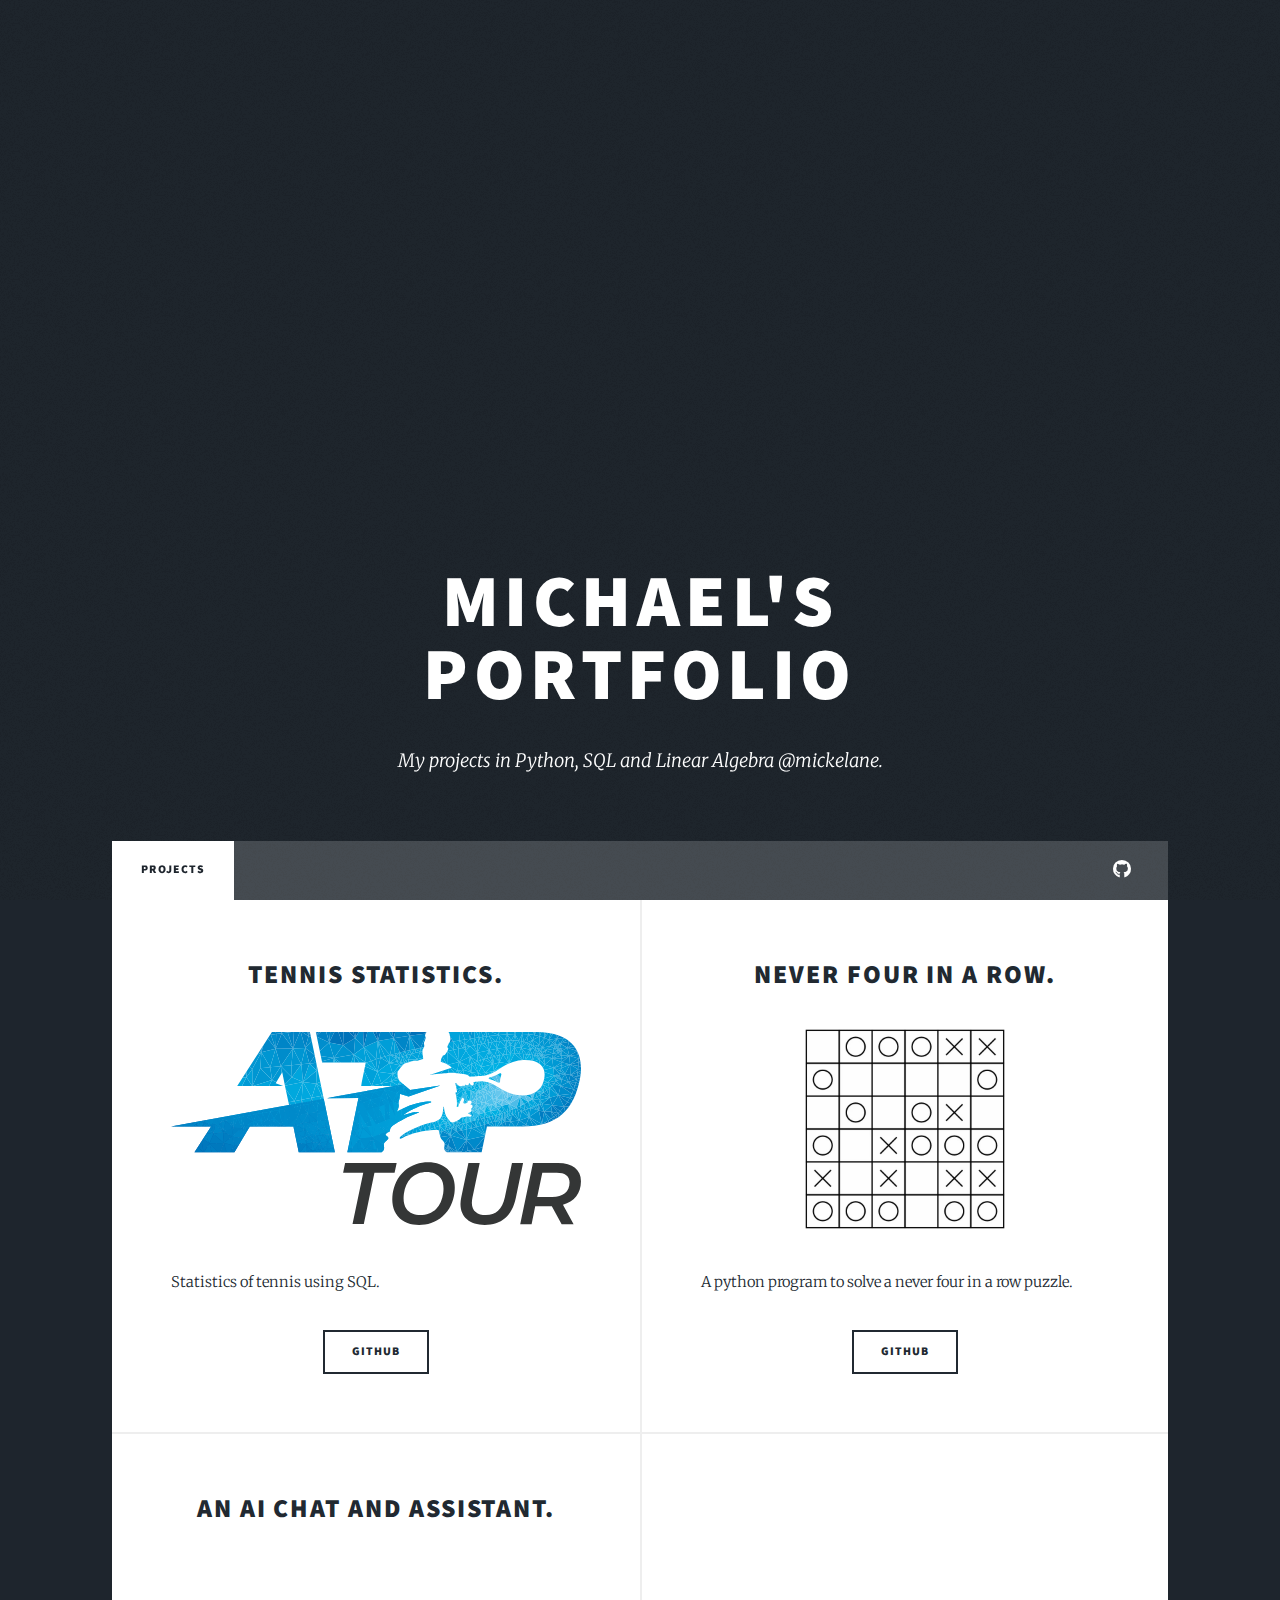
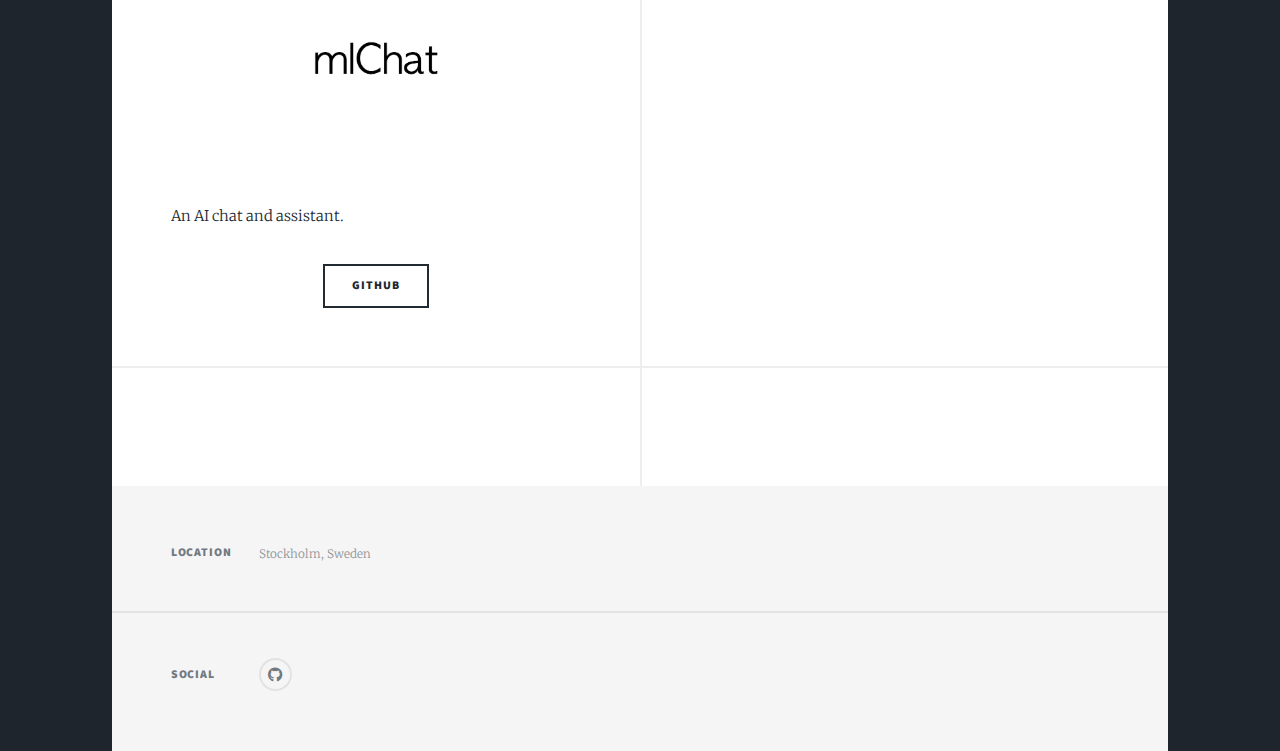
<file: index.html>
<!DOCTYPE HTML>
<!--
	html5up.net
-->
<html>
	<head>
		<title>Michael's Portfolio</title>
		<meta charset="utf-8" />
		<meta name="viewport" content="width=device-width, initial-scale=1, user-scalable=no" />
		<link rel="stylesheet" href="assets/css/main.css" />
		<noscript><link rel="stylesheet" href="assets/css/noscript.css" /></noscript>
	</head>
	<body class="is-preload">
		<!---->
		<!-- Wrapper -->
			<div id="wrapper" class="fade-in">

				<!-- Intro -->
					<div id="intro">
						<h1>Michael's<br />
						Portfolio</h1>
						<p>My projects in Python, SQL and Linear Algebra<a href="https://github.com/mickelane/"> @mickelane</a>.</p> 
						<!--
						<ul class="actions">
							<li><a href="#header" class="button icon solid solo fa-arrow-down scrolly">Continue</a></li>
						</ul>
						-->
					</div>

				<!-- Header -->
					<!--
					<header id="header">
						<a href="index.html" class="logo">Michael</a>
					</header>
					-->

				<!-- Nav -->
					<nav id="nav">
						<ul class="links">
							<li class="active"><a href="index.html">Projects</a></li>
							<!--
							<li><a href="generic.html">Generic Page</a></li>
							<li><a href="elements.html">Elements Reference</a></li>
							-->
						</ul>
						<ul class="icons">
							<!--
							<li><a href="#" class="icon brands fa-twitter"><span class="label">Twitter</span></a></li>
							<li><a href="#" class="icon brands fa-facebook-f"><span class="label">Facebook</span></a></li>
							<li><a href="#" class="icon brands fa-instagram"><span class="label">Instagram</span></a></li>
							-->
							<li><a href="https://github.com/mickelane/" class="icon brands fa-github"><span class="label">GitHub</span></a></li>
						</ul>
					</nav>

				<!-- Main -->
					<div id="main">

				
						<!-- Posts -->
							<section class="posts">
								<article>
									<header>
										<h2><a href="/sql_atp.html">Tennis Statistics.<br /></a></h2>
									</header>
									<a href="/sql_atp.html" class="image fit"><img src="images/ATP_Tour_logo.svg" alt="" /></a>
									<p>Statistics of tennis using SQL.</p>
									<ul class="actions special">
										<li><a href="https://github.com/mickelane/tennis_statistics" class="button">Github</a></li>
									</ul>
								</article>
								<article>
									<header>
										<h2><a href="https://github.com/mickelane/puzzles/tree/main/NeverFourInARow">Never four in a row.<br /></a></h2>
									</header>
									<a href="https://github.com/mickelane/puzzles/tree/main/NeverFourInARow" class="image fit"><img src="images/notfour.jpeg" alt="" /></a>
									<p>A python program to solve a never four in a row puzzle.</p>
									<ul class="actions special">
										<li><a href="https://github.com/mickelane/puzzles/tree/main/NeverFourInARow" class="button">Github</a></li>
									</ul>
								</article>
								<article>
									<header>
										<h2><a href="https://mlChat.onrender.com/">An AI chat and assistant.<br /></a></h2>
									</header>
									<a href="https://mlChat.onrender.com/" class="image fit"><img src="images/mlChat.jpg" alt="" /></a>
									<p>An AI chat and assistant.</p>
									<ul class="actions special">
										<li><a href="https://github.com/mickelane/mlchat" class="button">Github</a></li>
									</ul>
								</article>
								
								<article>
									
								</article>
								<article>
									
								</article>
								<article>
									
								</article>
							
							</section>

						<!-- Footer -->
							<!--
							<footer>
								<div class="pagination">
									<a href="#" class="previous">Prev</a>
									<a href="#" class="page active">1</a>
									<a href="#" class="page">2</a>
									<a href="#" class="page">3</a>
									<span class="extra">&hellip;</span>
									<a href="#" class="page">8</a>
									<a href="#" class="page">9</a>
									<a href="#" class="page">10</a>
									<a href="#" class="next">Next</a>
								</div>
							</footer> 
							-->

					</div>

				<!-- Footer -->
					<footer id="footer">
						<!--
						<section>
							<form method="post" action="#">
								<div class="fields">
									<div class="field">
										<label for="name">Name</label>
										<input type="text" name="name" id="name" />
									</div>
									<div class="field">
										<label for="email">Email</label>
										<input type="text" name="email" id="email" />
									</div>
									<div class="field">
										<label for="message">Message</label>
										<textarea name="message" id="message" rows="3"></textarea>
									</div>
								</div>
								<ul class="actions">
									<li><input type="submit" value="Send Message" /></li>
								</ul>
							</form>
						</section>
						-->
						<section class="split contact">
							<section class="alt">
								<h3>Location</h3>
								<p>Stockholm, Sweden</p>
							</section>
						
							<!--
							<section>
								<h3>Phone</h3>
								<p><a href="#">(000) 000-0000</a></p>
							</section>
							<section>
								<h3>Email</h3>
								<p><a href="#">info@untitled.tld</a></p>
							</section>
							-->
							<section>
								<h3>Social</h3>
								<ul class="icons alt">
									<!--
									<li><a href="#" class="icon brands alt fa-twitter"><span class="label">Twitter</span></a></li>
									<li><a href="#" class="icon brands alt fa-facebook-f"><span class="label">Facebook</span></a></li>
									<li><a href="#" class="icon brands alt fa-instagram"><span class="label">Instagram</span></a></li>
									-->
									<li><a href="https://github.com/mickelane/" class="icon brands alt fa-github"><span class="label">GitHub</span></a></li>
								</ul>
							</section>
						</section>
					</footer>
					
				<!-- Copyright -->
					<!--
					<div id="copyright">
						<ul><li>&copy; Untitled</li><li>Design: <a href="https://html5up.net">HTML5 UP</a></li></ul>
					</div>
					-->
			</div>

		<!-- Scripts -->
			<script src="assets/js/jquery.min.js"></script>
			<script src="assets/js/jquery.scrollex.min.js"></script>
			<script src="assets/js/jquery.scrolly.min.js"></script>
			<script src="assets/js/browser.min.js"></script>
			<script src="assets/js/breakpoints.min.js"></script>
			<script src="assets/js/util.js"></script>
			<script src="assets/js/main.js"></script>

	</body>
</html>
</file>
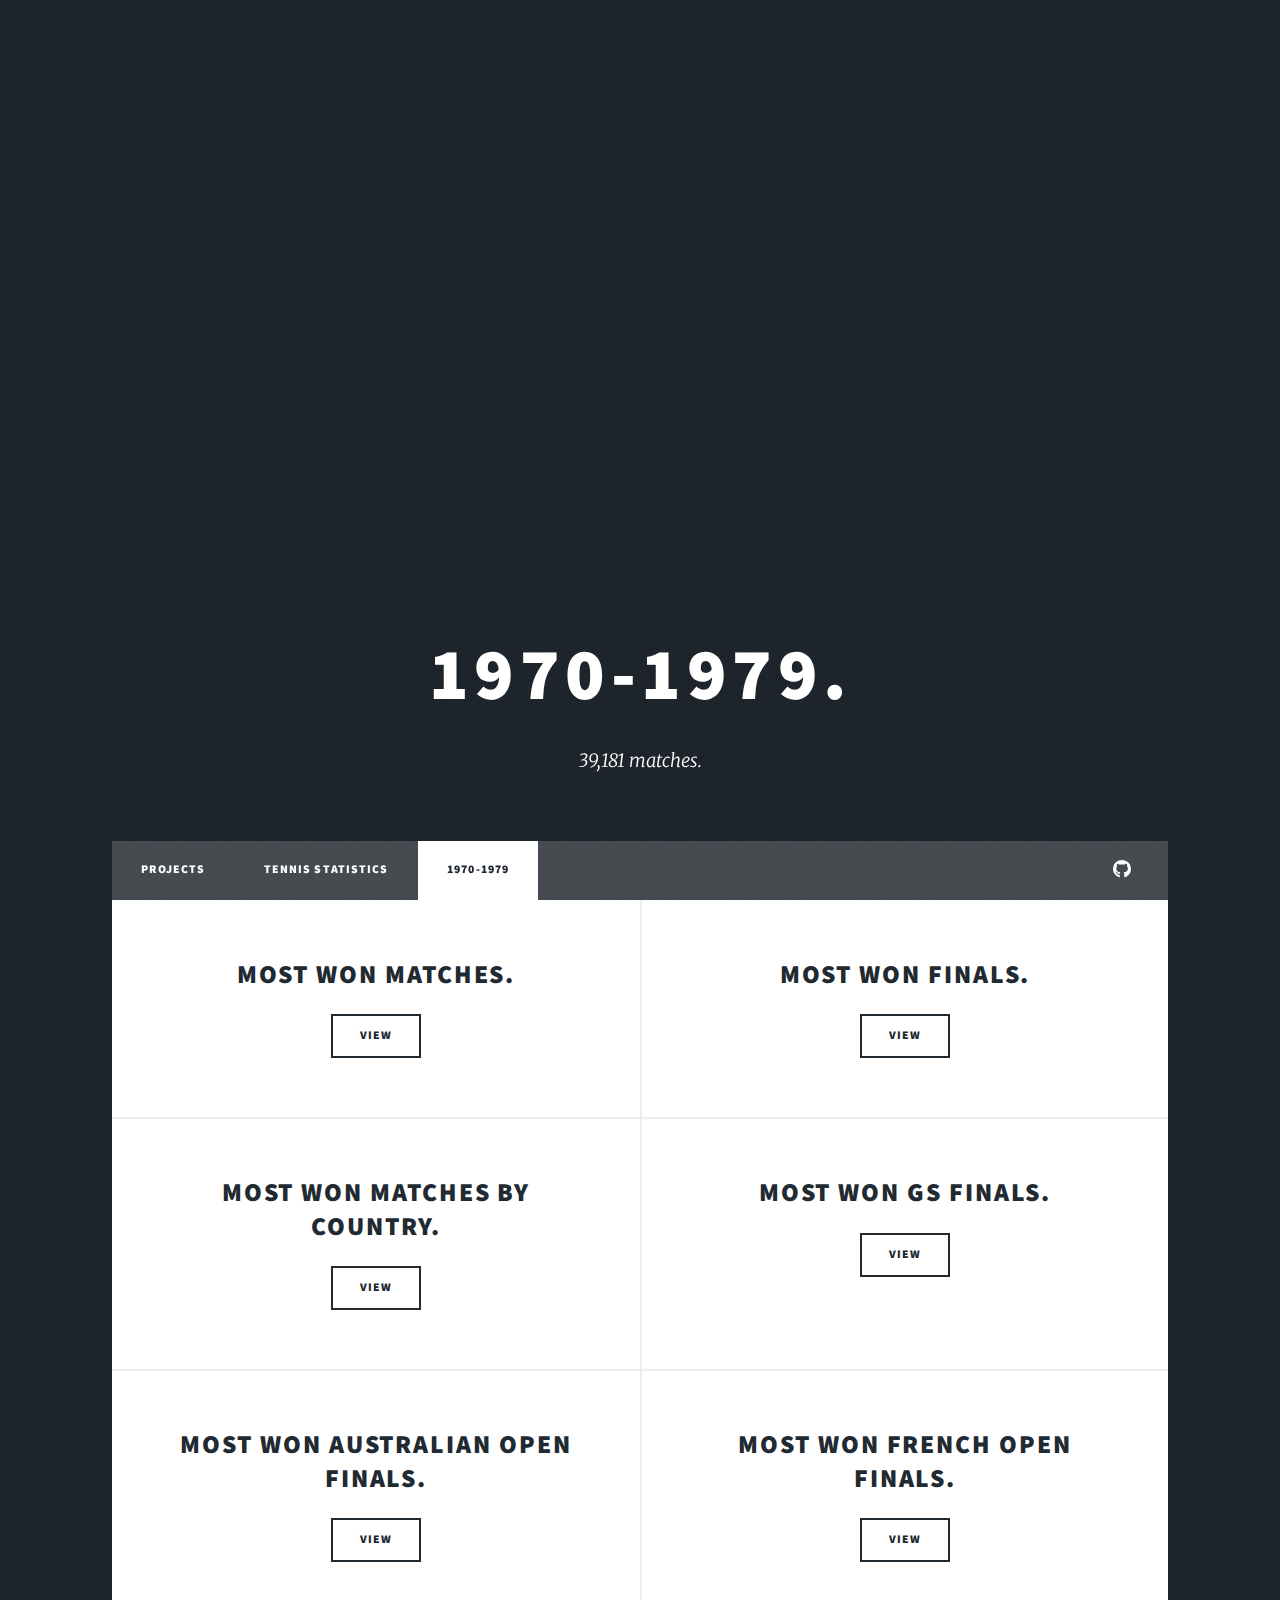
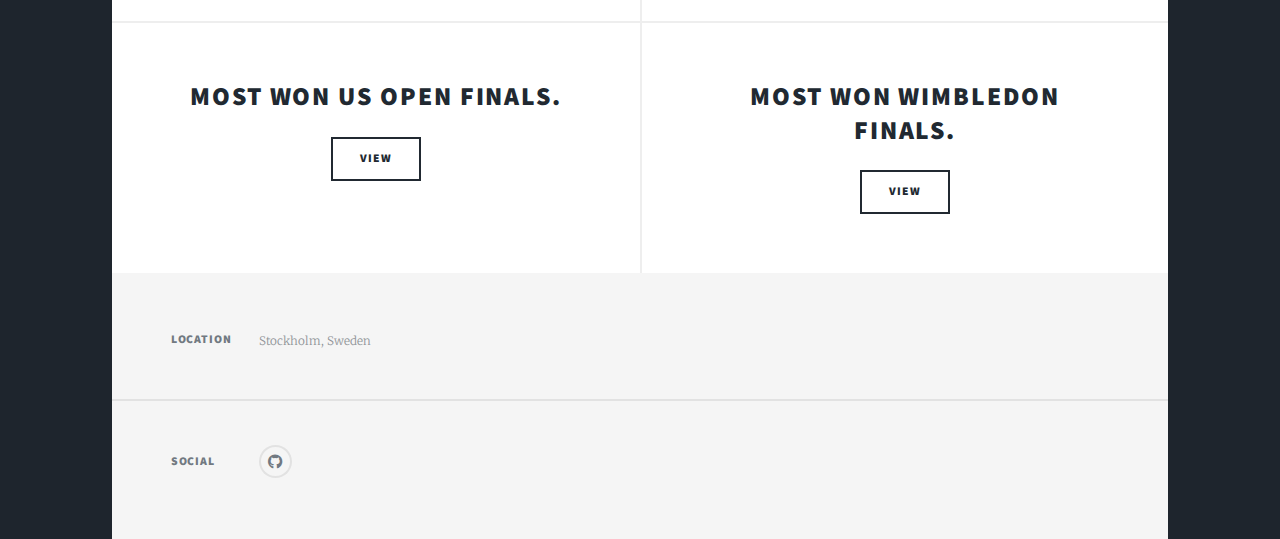
<file: 1970s.html>
<!DOCTYPE HTML>
<!--
	Massively by HTML5 UP
	html5up.net | @ajlkn
	Free for personal and commercial use under the CCA 3.0 license (html5up.net/license)
-->
<html>
	<head>
		<title>Michael's Portfolio</title>
		<meta charset="utf-8" />
		<meta name="viewport" content="width=device-width, initial-scale=1, user-scalable=no" />
		<link rel="stylesheet" href="assets/css/main.css" />
		<noscript><link rel="stylesheet" href="assets/css/noscript.css" /></noscript>
	</head>
	<body class="is-preload">
		<!---->
		<!-- Wrapper -->
			<div id="wrapper" class="fade-in">

				<!-- Intro -->
					<div id="intro">
						<h1>1970-1979.<br />
						</h1>
						<p>39,181 matches.</a><br />
						
					</div>

				
				<!-- Nav -->
					<nav id="nav">
						<ul class="links">
							
							<li><a href="index.html">Projects</a></li>
							<li><a href="sql_atp.html">Tennis statistics</a></li>
							<li class="active"><a href="1970s.html">1970-1979</a></li>
							<!--
							<li><a href="generic.html">Generic Page</a></li>
							<li><a href="elements.html">Elements Reference</a></li>
							-->
						</ul>
						<ul class="icons">
							<!--
							<li><a href="#" class="icon brands fa-twitter"><span class="label">Twitter</span></a></li>
							<li><a href="#" class="icon brands fa-facebook-f"><span class="label">Facebook</span></a></li>
							<li><a href="#" class="icon brands fa-instagram"><span class="label">Instagram</span></a></li>
							-->
							<li><a href="https://github.com/mickelane/" class="icon brands fa-github"><span class="label">GitHub</span></a></li>
						</ul>
					</nav>

				<!-- Main -->
					<div id="main">

				



						<!-- Posts -->
							<section class="posts">
								<article>
									<header>
										<h2><a href="/images/images_1970s/70s_most_matches_won.png">Most won matches.<br />
										</a></h2>
									</header>
									<ul class="actions special">
										<li><a href="/images/images_1970s/70s_most_matches_won.png" class="button">View</a></li>
									</ul>
								</article>
								<article>
									<header>
										<h2><a href="/images/images_1970s/70s_most_finals_won.png">Most won finals.<br />
										</a></h2>
									</header>
						
									<ul class="actions special">
										<li><a href="/images/images_1970s/70s_most_finals_won.png" class="button">View</a></li>
									</ul>
								</article>
								<article>
									<header>
										<h2><a href="/images/images_1970s/70s_most_won_matches_by_country.png">Most won matches by country.<br />
										</a></h2>
									</header>
									
									<ul class="actions special">
										<li><a href="/images/images_1970s/70s_most_won_matches_by_country.png" class="button">View</a></li>
									</ul>
								</article>
								<article>
									<header>
										<h2><a href="/images/images_1970s/70s_GS_finals_won.png">Most won GS finals.<br />
										</a></h2>
									</header>
									
									<ul class="actions special">
										<li><a href="/images/images_1970s/70s_GS_finals_won.png" class="button">View</a></li>
									</ul>
								</article>
								<article>
									<header>
										<h2><a href="/images/images_1970s/70s_AO_finals_won.png">Most won Australian Open finals.<br />
										</a></h2>
									</header>
									
									<ul class="actions special">
										<li><a href="/images/images_1970s/70s_AO_finals_won.png" class="button">View</a></li>
									</ul>
								</article>
								<article>
									<header>
										<h2><a href="/images/images_1970s/70s_FO_finals_won.png">Most won French Open finals.<br />
										</a></h2>
									</header>
									
									<ul class="actions special">
										<li><a href="/images/images_1970s/70s_FO_finals_won.png" class="button">View</a></li>
									</ul>
								</article>
								
								
								<article>
									<header>
										<h2><a href="/images/images_1970s/70s_USO_finals_won.png">Most won US Open finals.<br />
										</a></h2>
									</header>
									
									<ul class="actions special">
										<li><a href="/images/images_1970s/70s_USO_finals_won.png" class="button">View</a></li>
									</ul>
								</article>
								<article>
									<header>
										<h2><a href="/images/images_1970s/70s_Wimbledon_finals_won.png">Most won Wimbledon finals.<br />
										</a></h2>
									</header>
									
									<ul class="actions special">
										<li><a href="/images/images_1970s/70s_Wimbledon_finals_won.png" class="button">View</a></li>
									</ul>
								</article>
								
							</section>

						<!-- Footer -->
							<!--
							<footer>
								<div class="pagination">
									<a href="#" class="previous">Prev</a>
									<a href="#" class="page active">1</a>
									<a href="#" class="page">2</a>
									<a href="#" class="page">3</a>
									<span class="extra">&hellip;</span>
									<a href="#" class="page">8</a>
									<a href="#" class="page">9</a>
									<a href="#" class="page">10</a>
									<a href="#" class="next">Next</a>
								</div>
							</footer> 
							-->

					</div>

				<!-- Footer -->
					<footer id="footer">
						
						<section class="split contact">
							<section class="alt">
								<h3>Location</h3>
								<p>Stockholm, Sweden</p>
							</section>
						
							<!--
							<section>
								<h3>Phone</h3>
								<p><a href="#">(000) 000-0000</a></p>
							</section>
							<section>
								<h3>Email</h3>
								<p><a href="#">info@untitled.tld</a></p>
							</section>
							-->
							<section>
								<h3>Social</h3>
								<ul class="icons alt">
									<!--
									<li><a href="#" class="icon brands alt fa-twitter"><span class="label">Twitter</span></a></li>
									<li><a href="#" class="icon brands alt fa-facebook-f"><span class="label">Facebook</span></a></li>
									<li><a href="#" class="icon brands alt fa-instagram"><span class="label">Instagram</span></a></li>
									-->
									<li><a href="https://github.com/mickelane/" class="icon brands alt fa-github"><span class="label">GitHub</span></a></li>
								</ul>
							</section>
						</section>
					</footer>
					
				<!-- Copyright -->
					<!--
					<div id="copyright">
						<ul><li>&copy; Untitled</li><li>Design: <a href="https://html5up.net">HTML5 UP</a></li></ul>
					</div>
					-->
			</div>

		<!-- Scripts -->
			<script src="assets/js/jquery.min.js"></script>
			<script src="assets/js/jquery.scrollex.min.js"></script>
			<script src="assets/js/jquery.scrolly.min.js"></script>
			<script src="assets/js/browser.min.js"></script>
			<script src="assets/js/breakpoints.min.js"></script>
			<script src="assets/js/util.js"></script>
			<script src="assets/js/main.js"></script>

	</body>
</html>
</file>
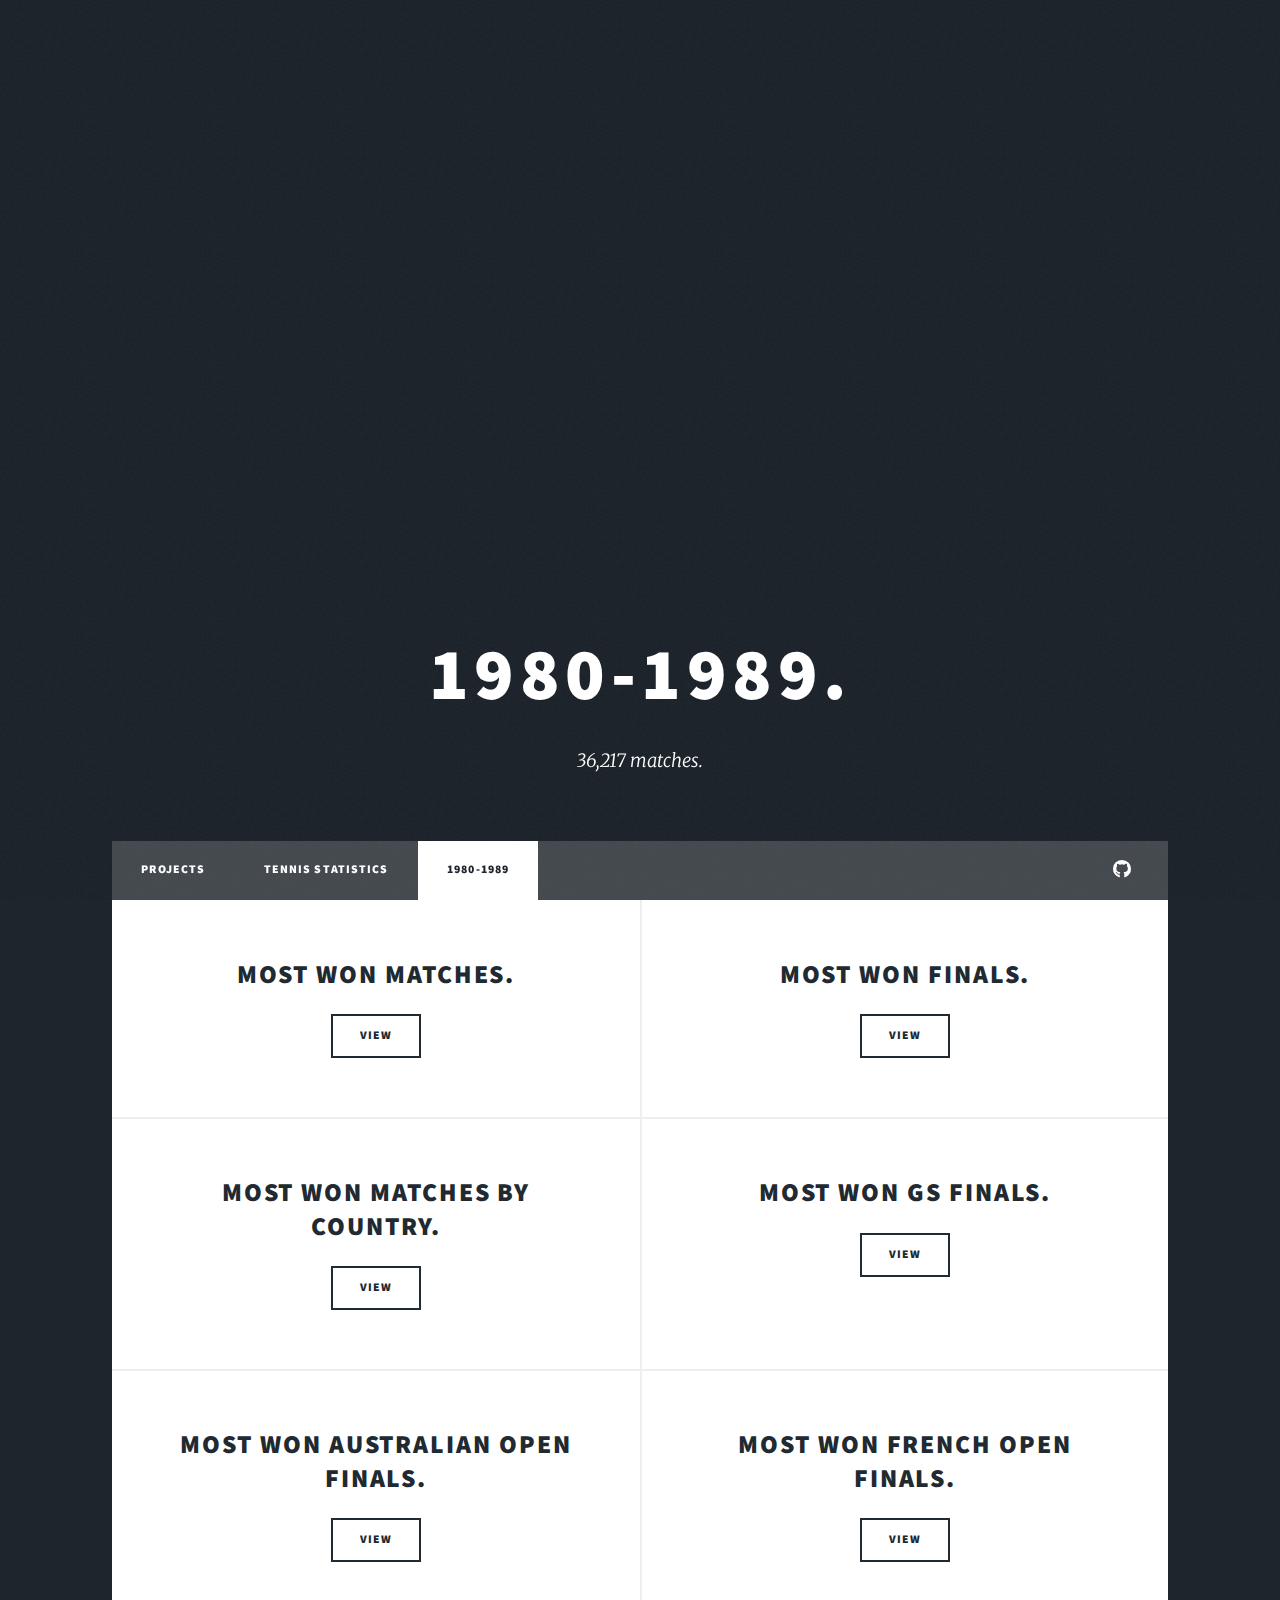
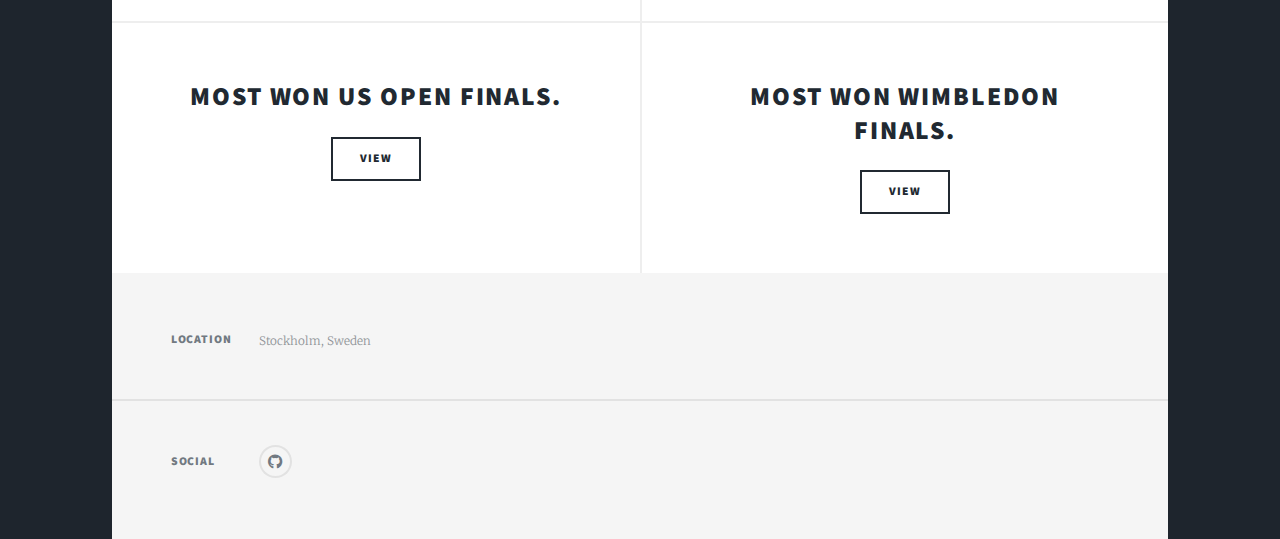
<file: 1980s.html>
<!DOCTYPE HTML>
<!--
	Massively by HTML5 UP
	html5up.net | @ajlkn
	Free for personal and commercial use under the CCA 3.0 license (html5up.net/license)
-->
<html>
	<head>
		<title>Michael's Portfolio</title>
		<meta charset="utf-8" />
		<meta name="viewport" content="width=device-width, initial-scale=1, user-scalable=no" />
		<link rel="stylesheet" href="assets/css/main.css" />
		<noscript><link rel="stylesheet" href="assets/css/noscript.css" /></noscript>
	</head>
	<body class="is-preload">
		<!---->
		<!-- Wrapper -->
			<div id="wrapper" class="fade-in">

				<!-- Intro -->
					<div id="intro">
						<h1>1980-1989.<br />
						</h1>
						<p>36,217 matches.</a><br />
						
					</div>

				
				<!-- Nav -->
					<nav id="nav">
						<ul class="links">
							
							<li><a href="index.html">Projects</a></li>
							<li><a href="sql_atp.html">Tennis statistics</a></li>
							<li class="active"><a href="1980s.html">1980-1989</a></li>
							<!--
							<li><a href="generic.html">Generic Page</a></li>
							<li><a href="elements.html">Elements Reference</a></li>
							-->
						</ul>
						<ul class="icons">
							<!--
							<li><a href="#" class="icon brands fa-twitter"><span class="label">Twitter</span></a></li>
							<li><a href="#" class="icon brands fa-facebook-f"><span class="label">Facebook</span></a></li>
							<li><a href="#" class="icon brands fa-instagram"><span class="label">Instagram</span></a></li>
							-->
							<li><a href="https://github.com/mickelane/" class="icon brands fa-github"><span class="label">GitHub</span></a></li>
						</ul>
					</nav>

				<!-- Main -->
					<div id="main">

				



						<!-- Posts -->
							<section class="posts">
								<article>
									<header>
										<h2><a href="/images/images_1980s/80s_most_matches_won.png">Most won matches.<br />
										</a></h2>
									</header>
									<ul class="actions special">
										<li><a href="/images/images_1980s/80s_most_matches_won.png" class="button">View</a></li>
									</ul>
								</article>
								<article>
									<header>
										<h2><a href="/images/images_1980s/80s_most_finals_won.png">Most won finals.<br />
										</a></h2>
									</header>
						
									<ul class="actions special">
										<li><a href="/images/images_1980s/80s_most_finals_won.png" class="button">View</a></li>
									</ul>
								</article>
								<article>
									<header>
										<h2><a href="/images/images_1980s/80s_most_won_matches_by_country.png">Most won matches by country.<br />
										</a></h2>
									</header>
									
									<ul class="actions special">
										<li><a href="/images/images_1980s/80s_most_won_matches_by_country.png" class="button">View</a></li>
									</ul>
								</article>
								<article>
									<header>
										<h2><a href="/images/images_1980s/80s_GS_finals_won.png">Most won GS finals.<br />
										</a></h2>
									</header>
									
									<ul class="actions special">
										<li><a href="/images/images_1980s/80s_GS_finals_won.png" class="button">View</a></li>
									</ul>
								</article>
								<article>
									<header>
										<h2><a href="/images/images_1980s/80s_AO_finals_won.png">Most won Australian Open finals.<br />
										</a></h2>
									</header>
									
									<ul class="actions special">
										<li><a href="/images/images_1980s/80s_AO_finals_won.png" class="button">View</a></li>
									</ul>
								</article>
								<article>
									<header>
										<h2><a href="/images/images_1980s/80s_FO_finals_won.png">Most won French Open finals.<br />
										</a></h2>
									</header>
									
									<ul class="actions special">
										<li><a href="/images/images_1980s/80s_FO_finals_won.png" class="button">View</a></li>
									</ul>
								</article>
								
								
								<article>
									<header>
										<h2><a href="/images/images_1980s/80s_USO_finals_won.png">Most won US Open finals.<br />
										</a></h2>
									</header>
									
									<ul class="actions special">
										<li><a href="/images/images_1980s/80s_USO_finals_won.png" class="button">View</a></li>
									</ul>
								</article>
								<article>
									<header>
										<h2><a href="/images/images_1980s/80s_Wimbledon_finals_won.png">Most won Wimbledon finals.<br />
										</a></h2>
									</header>
									
									<ul class="actions special">
										<li><a href="/images/images_1980s/80s_Wimbledon_finals_won.png" class="button">View</a></li>
									</ul>
								</article>
								
							</section>

						<!-- Footer -->
							<!--
							<footer>
								<div class="pagination">
									<a href="#" class="previous">Prev</a>
									<a href="#" class="page active">1</a>
									<a href="#" class="page">2</a>
									<a href="#" class="page">3</a>
									<span class="extra">&hellip;</span>
									<a href="#" class="page">8</a>
									<a href="#" class="page">9</a>
									<a href="#" class="page">10</a>
									<a href="#" class="next">Next</a>
								</div>
							</footer> 
							-->

					</div>

				<!-- Footer -->
					<footer id="footer">
						
						<section class="split contact">
							<section class="alt">
								<h3>Location</h3>
								<p>Stockholm, Sweden</p>
							</section>
						
							<!--
							<section>
								<h3>Phone</h3>
								<p><a href="#">(000) 000-0000</a></p>
							</section>
							<section>
								<h3>Email</h3>
								<p><a href="#">info@untitled.tld</a></p>
							</section>
							-->
							<section>
								<h3>Social</h3>
								<ul class="icons alt">
									<!--
									<li><a href="#" class="icon brands alt fa-twitter"><span class="label">Twitter</span></a></li>
									<li><a href="#" class="icon brands alt fa-facebook-f"><span class="label">Facebook</span></a></li>
									<li><a href="#" class="icon brands alt fa-instagram"><span class="label">Instagram</span></a></li>
									-->
									<li><a href="https://github.com/mickelane/" class="icon brands alt fa-github"><span class="label">GitHub</span></a></li>
								</ul>
							</section>
						</section>
					</footer>
					
				<!-- Copyright -->
					<!--
					<div id="copyright">
						<ul><li>&copy; Untitled</li><li>Design: <a href="https://html5up.net">HTML5 UP</a></li></ul>
					</div>
					-->
			</div>

		<!-- Scripts -->
			<script src="assets/js/jquery.min.js"></script>
			<script src="assets/js/jquery.scrollex.min.js"></script>
			<script src="assets/js/jquery.scrolly.min.js"></script>
			<script src="assets/js/browser.min.js"></script>
			<script src="assets/js/breakpoints.min.js"></script>
			<script src="assets/js/util.js"></script>
			<script src="assets/js/main.js"></script>

	</body>
</html>
</file>
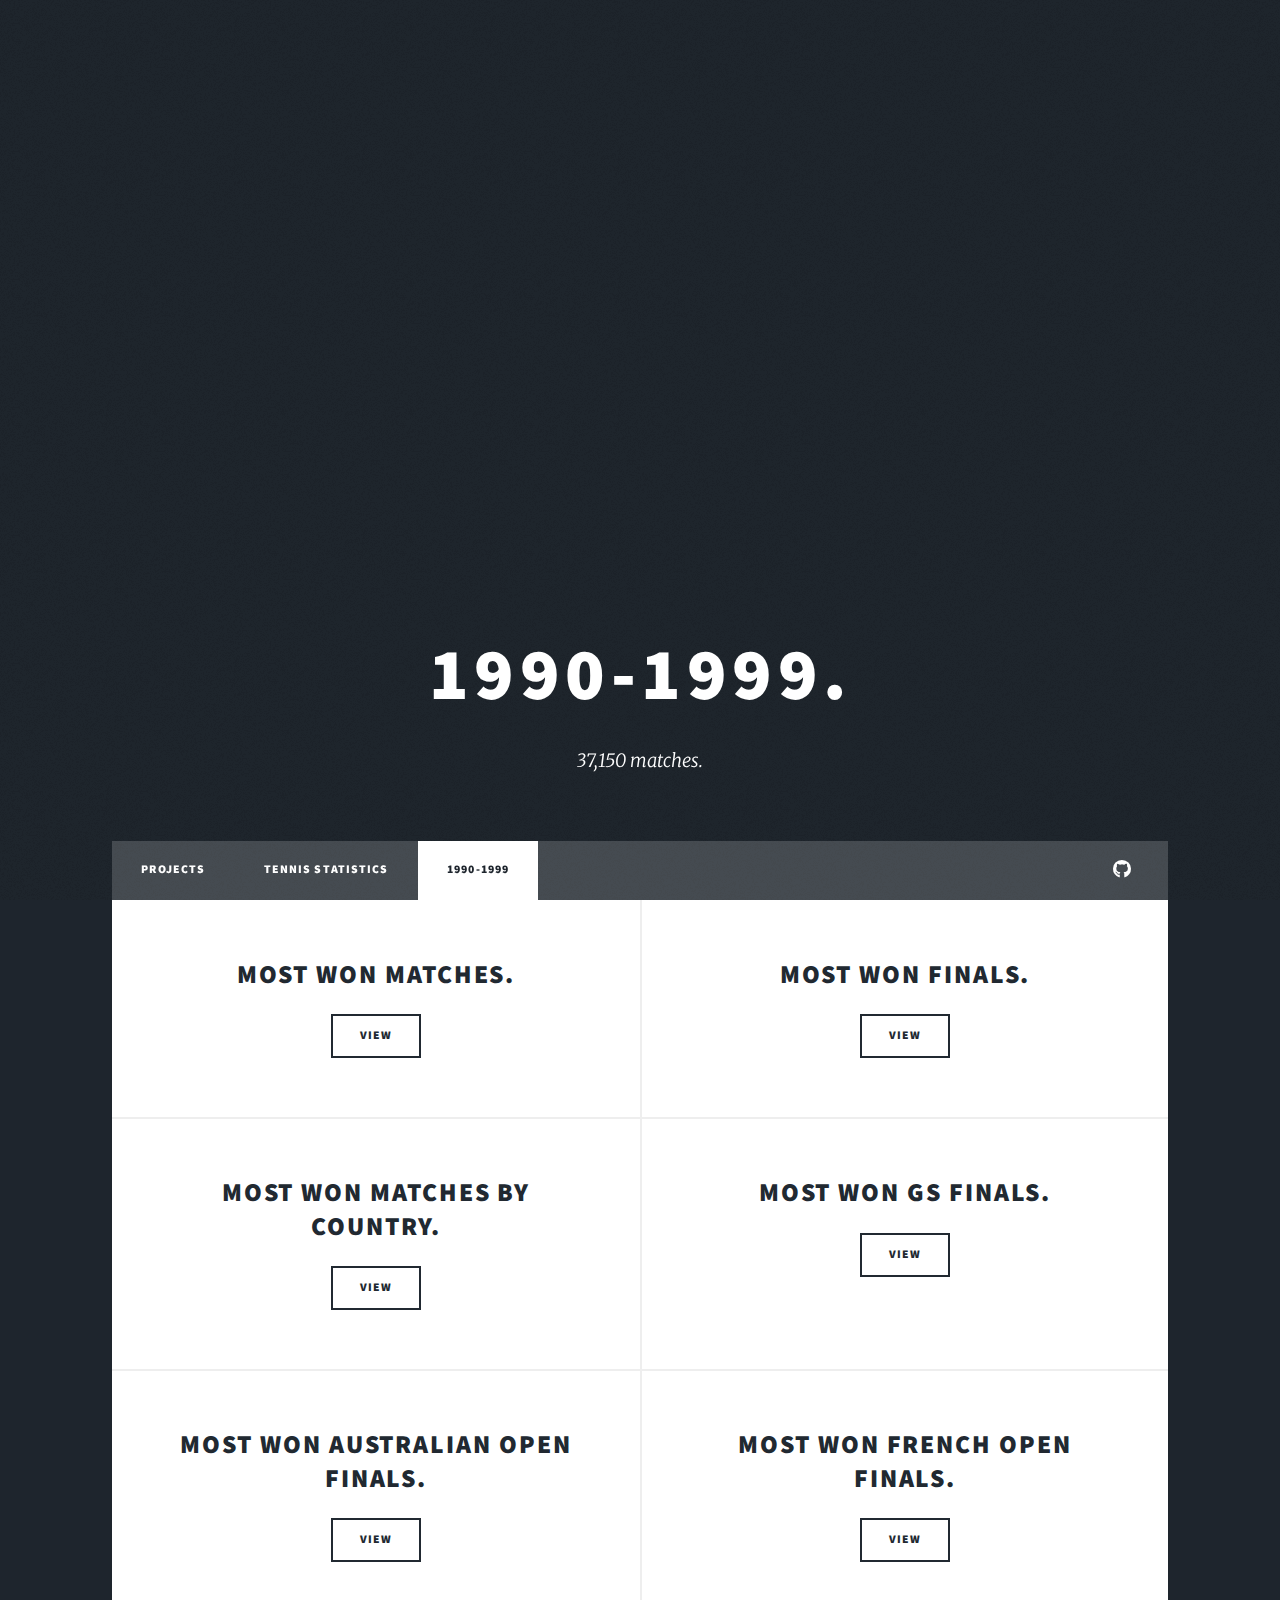
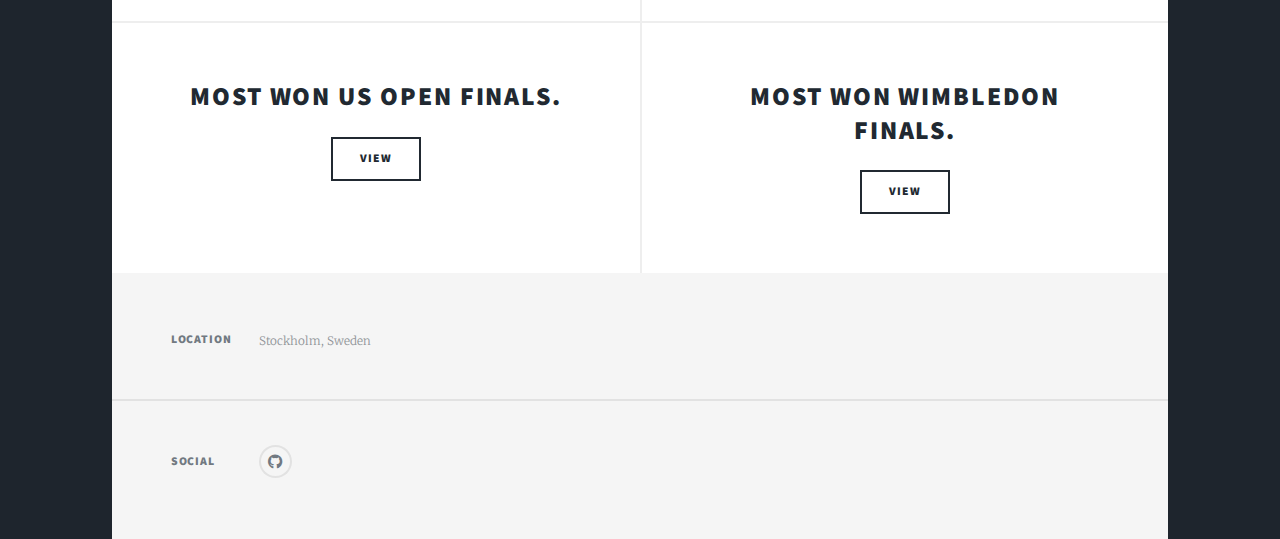
<file: 1990s.html>
<!DOCTYPE HTML>
<!--
	Massively by HTML5 UP
	html5up.net | @ajlkn
	Free for personal and commercial use under the CCA 3.0 license (html5up.net/license)
-->
<html>
	<head>
		<title>Michael's Portfolio</title>
		<meta charset="utf-8" />
		<meta name="viewport" content="width=device-width, initial-scale=1, user-scalable=no" />
		<link rel="stylesheet" href="assets/css/main.css" />
		<noscript><link rel="stylesheet" href="assets/css/noscript.css" /></noscript>
	</head>
	<body class="is-preload">
		<!---->
		<!-- Wrapper -->
			<div id="wrapper" class="fade-in">

				<!-- Intro -->
					<div id="intro">
						<h1>1990-1999.<br />
						</h1>
						<p>37,150 matches.</a><br />
						
					</div>

				
				<!-- Nav -->
					<nav id="nav">
						<ul class="links">
							
							<li><a href="index.html">Projects</a></li>
							<li><a href="sql_atp.html">Tennis statistics</a></li>
							<li class="active"><a href="1990s.html">1990-1999</a></li>
							<!--
							<li><a href="generic.html">Generic Page</a></li>
							<li><a href="elements.html">Elements Reference</a></li>
							-->
						</ul>
						<ul class="icons">
							<!--
							<li><a href="#" class="icon brands fa-twitter"><span class="label">Twitter</span></a></li>
							<li><a href="#" class="icon brands fa-facebook-f"><span class="label">Facebook</span></a></li>
							<li><a href="#" class="icon brands fa-instagram"><span class="label">Instagram</span></a></li>
							-->
							<li><a href="https://github.com/mickelane/" class="icon brands fa-github"><span class="label">GitHub</span></a></li>
						</ul>
					</nav>

				<!-- Main -->
					<div id="main">

				



						<!-- Posts -->
							<section class="posts">
								<article>
									<header>
										<h2><a href="/images/images_1990s/90s_most_matches_won.png">Most won matches.<br />
										</a></h2>
									</header>
									<ul class="actions special">
										<li><a href="/images/images_1990s/90s_most_matches_won.png" class="button">View</a></li>
									</ul>
								</article>
								<article>
									<header>
										<h2><a href="/images/images_1990s/90s_most_finals_won.png">Most won finals.<br />
										</a></h2>
									</header>
						
									<ul class="actions special">
										<li><a href="/images/images_1990s/90s_most_finals_won.png" class="button">View</a></li>
									</ul>
								</article>
								<article>
									<header>
										<h2><a href="/images/images_1990s/90s_most_won_matches_by_country.png">Most won matches by country.<br />
										</a></h2>
									</header>
									
									<ul class="actions special">
										<li><a href="/images/images_1990s/90s_most_won_matches_by_country.png" class="button">View</a></li>
									</ul>
								</article>
								<article>
									<header>
										<h2><a href="/images/images_1990s/90s_GS_finals_won.png">Most won GS finals.<br />
										</a></h2>
									</header>
									
									<ul class="actions special">
										<li><a href="/images/images_1990s/90s_GS_finals_won.png" class="button">View</a></li>
									</ul>
								</article>
								<article>
									<header>
										<h2><a href="/images/images_1990s/90s_AO_finals_won.png">Most won Australian Open finals.<br />
										</a></h2>
									</header>
									
									<ul class="actions special">
										<li><a href="/images/images_1990s/90s_AO_finals_won.png" class="button">View</a></li>
									</ul>
								</article>
								<article>
									<header>
										<h2><a href="/images/images_1990s/90s_FO_finals_won.png">Most won French Open finals.<br />
										</a></h2>
									</header>
									
									<ul class="actions special">
										<li><a href="/images/images_1990s/90s_FO_finals_won.png" class="button">View</a></li>
									</ul>
								</article>
								
								
								<article>
									<header>
										<h2><a href="/images/images_1990s/90s_USO_finals_won.png">Most won US Open finals.<br />
										</a></h2>
									</header>
									
									<ul class="actions special">
										<li><a href="/images/images_1990s/90s_USO_finals_won.png" class="button">View</a></li>
									</ul>
								</article>
								<article>
									<header>
										<h2><a href="/images/images_1990s/90s_Wimbledon_finals_won.png">Most won Wimbledon finals.<br />
										</a></h2>
									</header>
									
									<ul class="actions special">
										<li><a href="/images/images_1990s/90s_Wimbledon_finals_won.png" class="button">View</a></li>
									</ul>
								</article>
								
							</section>

						<!-- Footer -->
							<!--
							<footer>
								<div class="pagination">
									<a href="#" class="previous">Prev</a>
									<a href="#" class="page active">1</a>
									<a href="#" class="page">2</a>
									<a href="#" class="page">3</a>
									<span class="extra">&hellip;</span>
									<a href="#" class="page">8</a>
									<a href="#" class="page">9</a>
									<a href="#" class="page">10</a>
									<a href="#" class="next">Next</a>
								</div>
							</footer> 
							-->

					</div>

				<!-- Footer -->
					<footer id="footer">
						
						<section class="split contact">
							<section class="alt">
								<h3>Location</h3>
								<p>Stockholm, Sweden</p>
							</section>
						
							<!--
							<section>
								<h3>Phone</h3>
								<p><a href="#">(000) 000-0000</a></p>
							</section>
							<section>
								<h3>Email</h3>
								<p><a href="#">info@untitled.tld</a></p>
							</section>
							-->
							<section>
								<h3>Social</h3>
								<ul class="icons alt">
									<!--
									<li><a href="#" class="icon brands alt fa-twitter"><span class="label">Twitter</span></a></li>
									<li><a href="#" class="icon brands alt fa-facebook-f"><span class="label">Facebook</span></a></li>
									<li><a href="#" class="icon brands alt fa-instagram"><span class="label">Instagram</span></a></li>
									-->
									<li><a href="https://github.com/mickelane/" class="icon brands alt fa-github"><span class="label">GitHub</span></a></li>
								</ul>
							</section>
						</section>
					</footer>
					
				<!-- Copyright -->
					<!--
					<div id="copyright">
						<ul><li>&copy; Untitled</li><li>Design: <a href="https://html5up.net">HTML5 UP</a></li></ul>
					</div>
					-->
			</div>

		<!-- Scripts -->
			<script src="assets/js/jquery.min.js"></script>
			<script src="assets/js/jquery.scrollex.min.js"></script>
			<script src="assets/js/jquery.scrolly.min.js"></script>
			<script src="assets/js/browser.min.js"></script>
			<script src="assets/js/breakpoints.min.js"></script>
			<script src="assets/js/util.js"></script>
			<script src="assets/js/main.js"></script>

	</body>
</html>
</file>
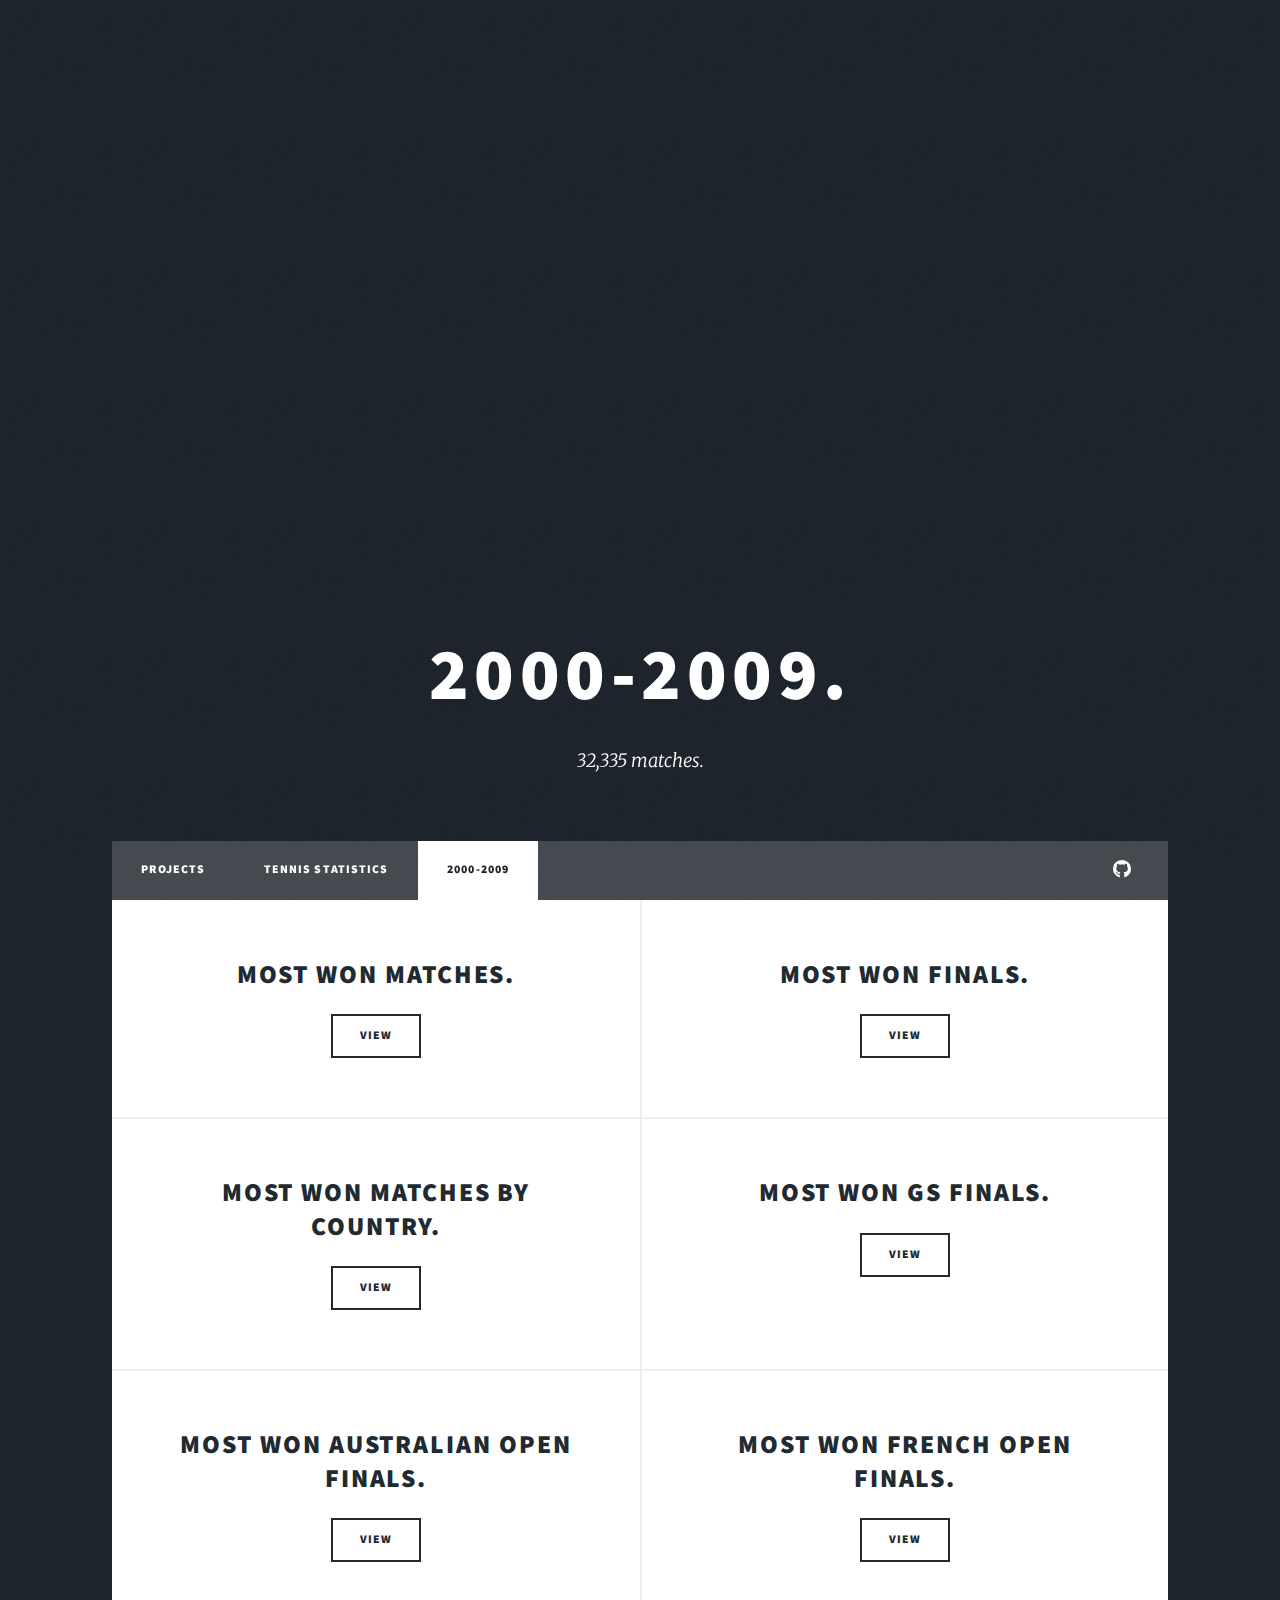
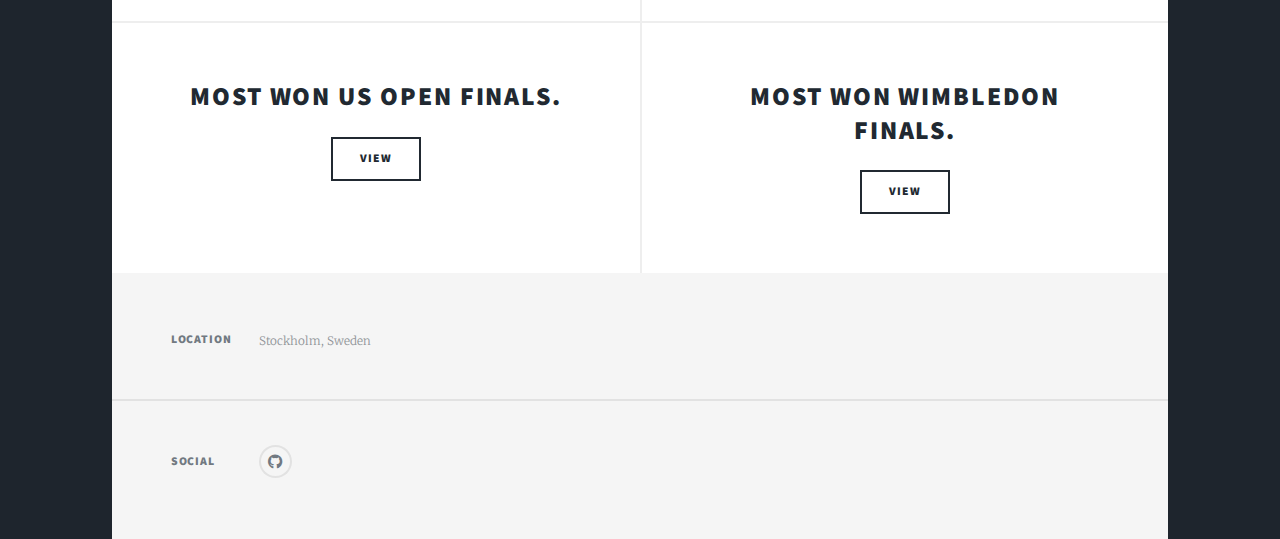
<file: 2000s.html>
<!DOCTYPE HTML>
<!--
	Massively by HTML5 UP
	html5up.net | @ajlkn
	Free for personal and commercial use under the CCA 3.0 license (html5up.net/license)
-->
<html>
	<head>
		<title>Michael's Portfolio</title>
		<meta charset="utf-8" />
		<meta name="viewport" content="width=device-width, initial-scale=1, user-scalable=no" />
		<link rel="stylesheet" href="assets/css/main.css" />
		<noscript><link rel="stylesheet" href="assets/css/noscript.css" /></noscript>
	</head>
	<body class="is-preload">
		<!---->
		<!-- Wrapper -->
			<div id="wrapper" class="fade-in">

				<!-- Intro -->
					<div id="intro">
						<h1>2000-2009.<br />
						</h1>
						<p>32,335 matches.</a><br />
						
					</div>

				
				<!-- Nav -->
					<nav id="nav">
						<ul class="links">
							
							<li><a href="index.html">Projects</a></li>
							<li><a href="sql_atp.html">Tennis statistics</a></li>
							<li class="active"><a href="2000s.html">2000-2009</a></li>
							<!--
							<li><a href="generic.html">Generic Page</a></li>
							<li><a href="elements.html">Elements Reference</a></li>
							-->
						</ul>
						<ul class="icons">
							<!--
							<li><a href="#" class="icon brands fa-twitter"><span class="label">Twitter</span></a></li>
							<li><a href="#" class="icon brands fa-facebook-f"><span class="label">Facebook</span></a></li>
							<li><a href="#" class="icon brands fa-instagram"><span class="label">Instagram</span></a></li>
							-->
							<li><a href="https://github.com/mickelane/" class="icon brands fa-github"><span class="label">GitHub</span></a></li>
						</ul>
					</nav>

				<!-- Main -->
					<div id="main">

				



						<!-- Posts -->
							<section class="posts">
								<article>
									<header>
										<h2><a href="/images/images_2000s/00s_most_matches_won.png">Most won matches.<br />
										</a></h2>
									</header>
									<ul class="actions special">
										<li><a href="/images/images_2000s/00s_most_matches_won.png" class="button">View</a></li>
									</ul>
								</article>
								<article>
									<header>
										<h2><a href="/images/images_2000s/00s_most_finals_won.png">Most won finals.<br />
										</a></h2>
									</header>
						
									<ul class="actions special">
										<li><a href="/images/images_2000s/00s_most_finals_won.png" class="button">View</a></li>
									</ul>
								</article>
								<article>
									<header>
										<h2><a href="/images/images_2000s/00s_most_won_matches_by_country.png">Most won matches by country.<br />
										</a></h2>
									</header>
									
									<ul class="actions special">
										<li><a href="/images/images_2000s/00s_most_won_matches_by_country.png" class="button">View</a></li>
									</ul>
								</article>
								<article>
									<header>
										<h2><a href="/images/images_2000s/00s_GS_finals_won.png">Most won GS finals.<br />
										</a></h2>
									</header>
									
									<ul class="actions special">
										<li><a href="/images/images_2000s/00s_GS_finals_won.png" class="button">View</a></li>
									</ul>
								</article>
								<article>
									<header>
										<h2><a href="/images/images_2000s/00s_AO_finals_won.png">Most won Australian Open finals.<br />
										</a></h2>
									</header>
									
									<ul class="actions special">
										<li><a href="/images/images_2000s/00s_AO_finals_won.png" class="button">View</a></li>
									</ul>
								</article>
								<article>
									<header>
										<h2><a href="/images/images_2000s/00s_FO_finals_won.png">Most won French Open finals.<br />
										</a></h2>
									</header>
									
									<ul class="actions special">
										<li><a href="/images/images_2000s/00s_FO_finals_won.png" class="button">View</a></li>
									</ul>
								</article>
								
								
								<article>
									<header>
										<h2><a href="/images/images_2000s/00s_USO_finals_won.png">Most won US Open finals.<br />
										</a></h2>
									</header>
									
									<ul class="actions special">
										<li><a href="/images/images_2000s/00s_USO_finals_won.png" class="button">View</a></li>
									</ul>
								</article>
								<article>
									<header>
										<h2><a href="/images/images_2000s/00s_Wimbledon_finals_won.png">Most won Wimbledon finals.<br />
										</a></h2>
									</header>
									
									<ul class="actions special">
										<li><a href="/images/images_2000s/00s_Wimbledon_finals_won.png" class="button">View</a></li>
									</ul>
								</article>
								
							</section>

						<!-- Footer -->
							<!--
							<footer>
								<div class="pagination">
									<a href="#" class="previous">Prev</a>
									<a href="#" class="page active">1</a>
									<a href="#" class="page">2</a>
									<a href="#" class="page">3</a>
									<span class="extra">&hellip;</span>
									<a href="#" class="page">8</a>
									<a href="#" class="page">9</a>
									<a href="#" class="page">10</a>
									<a href="#" class="next">Next</a>
								</div>
							</footer> 
							-->

					</div>

				<!-- Footer -->
					<footer id="footer">
						
						<section class="split contact">
							<section class="alt">
								<h3>Location</h3>
								<p>Stockholm, Sweden</p>
							</section>
						
							<!--
							<section>
								<h3>Phone</h3>
								<p><a href="#">(000) 000-0000</a></p>
							</section>
							<section>
								<h3>Email</h3>
								<p><a href="#">info@untitled.tld</a></p>
							</section>
							-->
							<section>
								<h3>Social</h3>
								<ul class="icons alt">
									<!--
									<li><a href="#" class="icon brands alt fa-twitter"><span class="label">Twitter</span></a></li>
									<li><a href="#" class="icon brands alt fa-facebook-f"><span class="label">Facebook</span></a></li>
									<li><a href="#" class="icon brands alt fa-instagram"><span class="label">Instagram</span></a></li>
									-->
									<li><a href="https://github.com/mickelane/" class="icon brands alt fa-github"><span class="label">GitHub</span></a></li>
								</ul>
							</section>
						</section>
					</footer>
					
				<!-- Copyright -->
					<!--
					<div id="copyright">
						<ul><li>&copy; Untitled</li><li>Design: <a href="https://html5up.net">HTML5 UP</a></li></ul>
					</div>
					-->
			</div>

		<!-- Scripts -->
			<script src="assets/js/jquery.min.js"></script>
			<script src="assets/js/jquery.scrollex.min.js"></script>
			<script src="assets/js/jquery.scrolly.min.js"></script>
			<script src="assets/js/browser.min.js"></script>
			<script src="assets/js/breakpoints.min.js"></script>
			<script src="assets/js/util.js"></script>
			<script src="assets/js/main.js"></script>

	</body>
</html>
</file>
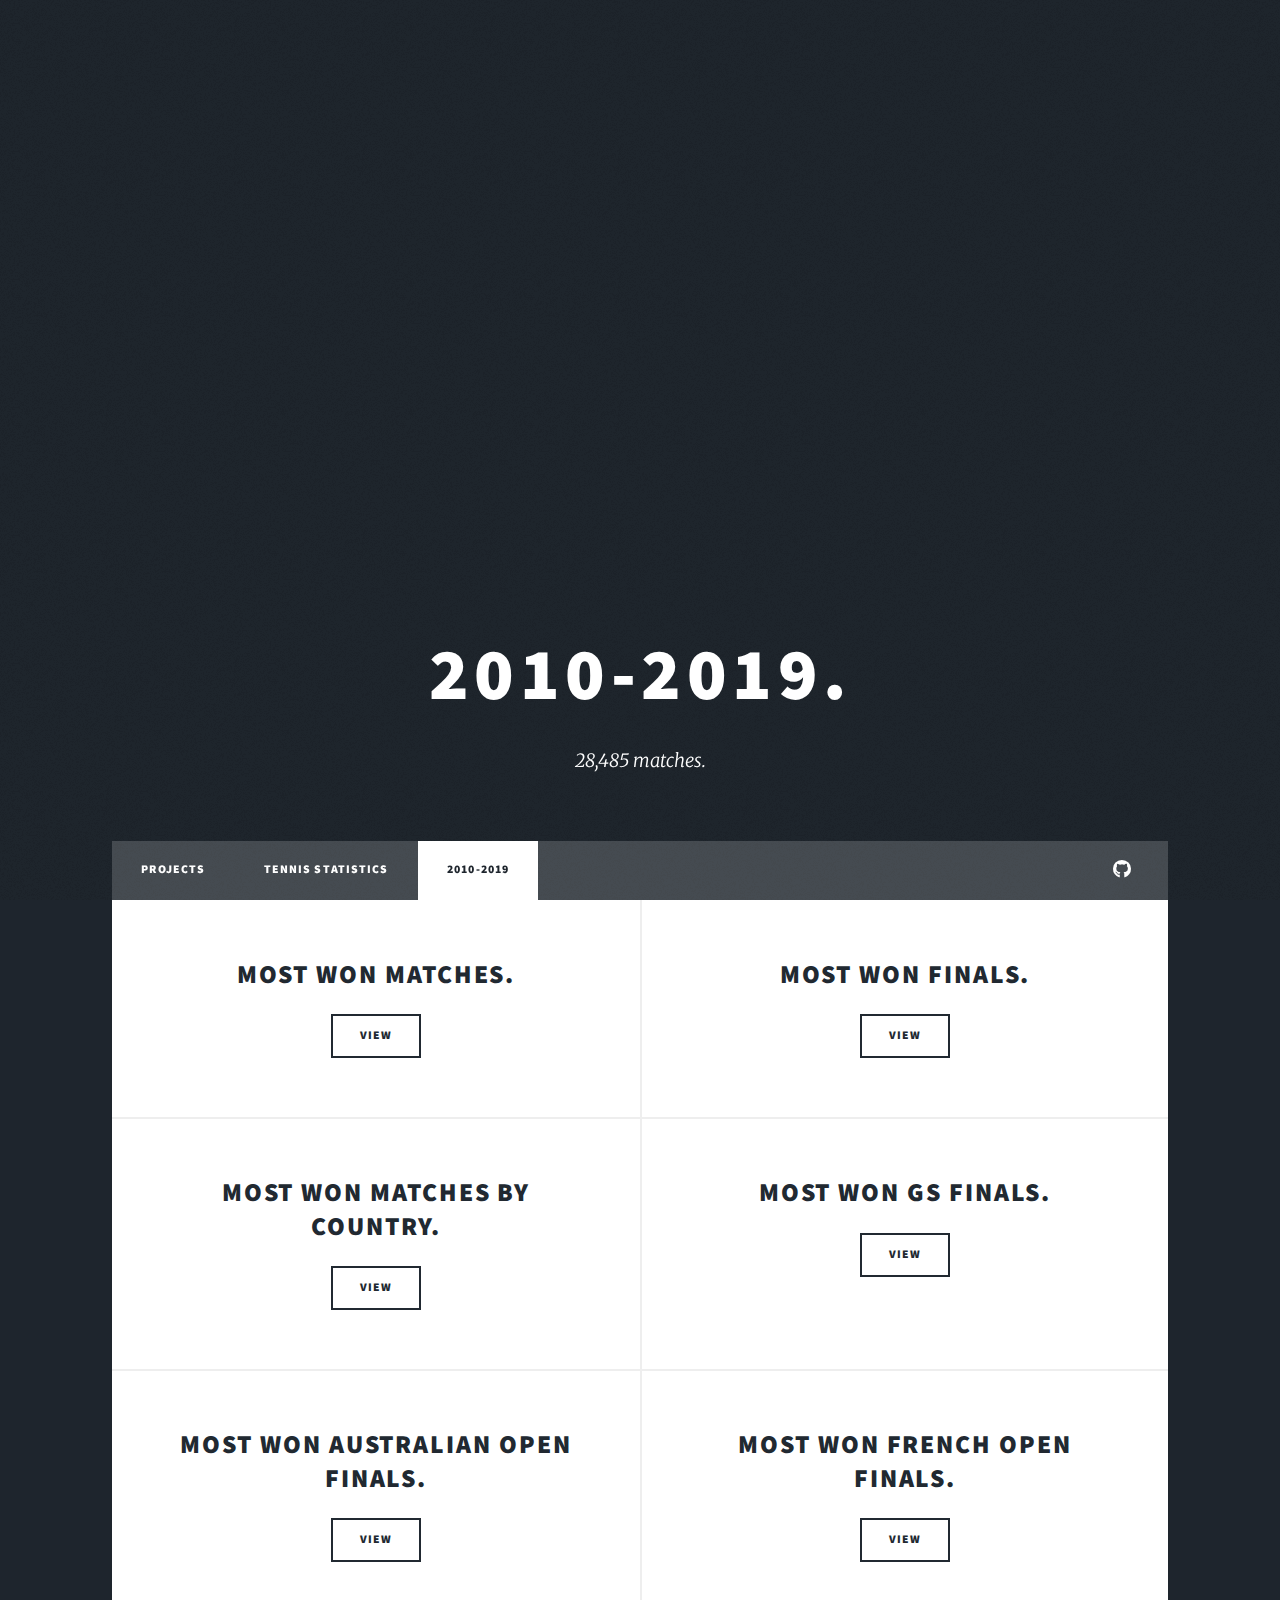
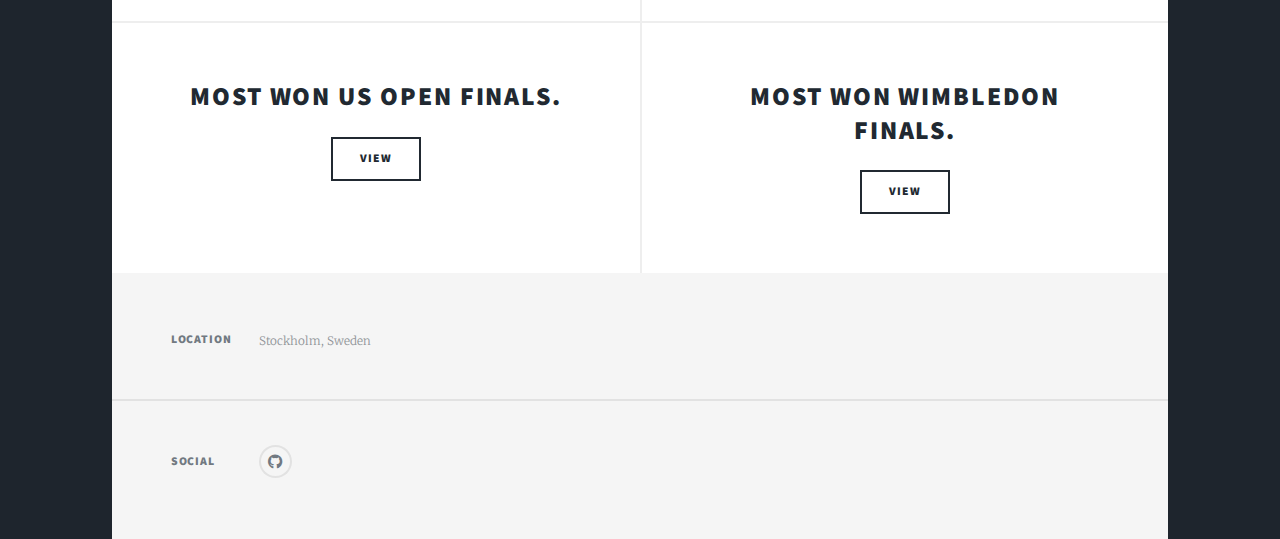
<file: 2010s.html>
<!DOCTYPE HTML>
<!--
	Massively by HTML5 UP
	html5up.net | @ajlkn
	Free for personal and commercial use under the CCA 3.0 license (html5up.net/license)
-->
<html>
	<head>
		<title>Michael's Portfolio</title>
		<meta charset="utf-8" />
		<meta name="viewport" content="width=device-width, initial-scale=1, user-scalable=no" />
		<link rel="stylesheet" href="assets/css/main.css" />
		<noscript><link rel="stylesheet" href="assets/css/noscript.css" /></noscript>
	</head>
	<body class="is-preload">
		<!---->
		<!-- Wrapper -->
			<div id="wrapper" class="fade-in">

				<!-- Intro -->
					<div id="intro">
						<h1>2010-2019.<br />
						</h1>
						<p>28,485 matches.</a><br />
						
					</div>

				
				<!-- Nav -->
					<nav id="nav">
						<ul class="links">
							
							<li><a href="index.html">Projects</a></li>
							<li><a href="sql_atp.html">Tennis statistics</a></li>
							<li class="active"><a href="2010s.html">2010-2019</a></li>
							<!--
							<li><a href="generic.html">Generic Page</a></li>
							<li><a href="elements.html">Elements Reference</a></li>
							-->
						</ul>
						<ul class="icons">
							<!--
							<li><a href="#" class="icon brands fa-twitter"><span class="label">Twitter</span></a></li>
							<li><a href="#" class="icon brands fa-facebook-f"><span class="label">Facebook</span></a></li>
							<li><a href="#" class="icon brands fa-instagram"><span class="label">Instagram</span></a></li>
							-->
							<li><a href="https://github.com/mickelane/" class="icon brands fa-github"><span class="label">GitHub</span></a></li>
						</ul>
					</nav>

				<!-- Main -->
					<div id="main">

				



						<!-- Posts -->
							<section class="posts">
								<article>
									<header>
										<h2><a href="/images/images_2010s/10s_most_matches_won.png">Most won matches.<br />
										</a></h2>
									</header>
									<ul class="actions special">
										<li><a href="/images/images_2010s/10s_most_matches_won.png" class="button">View</a></li>
									</ul>
								</article>
								<article>
									<header>
										<h2><a href="/images/images_2010s/10s_most_finals_won.png">Most won finals.<br />
										</a></h2>
									</header>
						
									<ul class="actions special">
										<li><a href="/images/images_2010s/10s_most_finals_won.png" class="button">View</a></li>
									</ul>
								</article>
								<article>
									<header>
										<h2><a href="/images/images_2010s/10s_most_won_matches_by_country.png">Most won matches by country.<br />
										</a></h2>
									</header>
									
									<ul class="actions special">
										<li><a href="/images/images_2010s/10s_most_won_matches_by_country.png" class="button">View</a></li>
									</ul>
								</article>
								<article>
									<header>
										<h2><a href="/images/images_2010s/10s_GS_finals_won.png">Most won GS finals.<br />
										</a></h2>
									</header>
									
									<ul class="actions special">
										<li><a href="/images/images_2010s/10s_GS_finals_won.png" class="button">View</a></li>
									</ul>
								</article>
								<article>
									<header>
										<h2><a href="/images/images_2010s/10s_AO_finals_won.png">Most won Australian Open finals.<br />
										</a></h2>
									</header>
									
									<ul class="actions special">
										<li><a href="/images/images_2010s/10s_AO_finals_won.png" class="button">View</a></li>
									</ul>
								</article>
								<article>
									<header>
										<h2><a href="/images/images_2010s/10s_FO_finals_won.png">Most won French Open finals.<br />
										</a></h2>
									</header>
									
									<ul class="actions special">
										<li><a href="/images/images_2010s/10s_FO_finals_won.png" class="button">View</a></li>
									</ul>
								</article>
								
								
								<article>
									<header>
										<h2><a href="/images/images_2010s/10s_USO_finals_won.png">Most won US Open finals.<br />
										</a></h2>
									</header>
									
									<ul class="actions special">
										<li><a href="/images/images_2010s/10s_USO_finals_won.png" class="button">View</a></li>
									</ul>
								</article>
								<article>
									<header>
										<h2><a href="/images/images_2010s/10s_Wimbledon_finals_won.png">Most won Wimbledon finals.<br />
										</a></h2>
									</header>
									
									<ul class="actions special">
										<li><a href="/images/images_2010s/10s_Wimbledon_finals_won.png" class="button">View</a></li>
									</ul>
								</article>
								
							</section>

						<!-- Footer -->
							<!--
							<footer>
								<div class="pagination">
									<a href="#" class="previous">Prev</a>
									<a href="#" class="page active">1</a>
									<a href="#" class="page">2</a>
									<a href="#" class="page">3</a>
									<span class="extra">&hellip;</span>
									<a href="#" class="page">8</a>
									<a href="#" class="page">9</a>
									<a href="#" class="page">10</a>
									<a href="#" class="next">Next</a>
								</div>
							</footer> 
							-->

					</div>

				<!-- Footer -->
					<footer id="footer">
						
						<section class="split contact">
							<section class="alt">
								<h3>Location</h3>
								<p>Stockholm, Sweden</p>
							</section>
						
							<!--
							<section>
								<h3>Phone</h3>
								<p><a href="#">(000) 000-0000</a></p>
							</section>
							<section>
								<h3>Email</h3>
								<p><a href="#">info@untitled.tld</a></p>
							</section>
							-->
							<section>
								<h3>Social</h3>
								<ul class="icons alt">
									<!--
									<li><a href="#" class="icon brands alt fa-twitter"><span class="label">Twitter</span></a></li>
									<li><a href="#" class="icon brands alt fa-facebook-f"><span class="label">Facebook</span></a></li>
									<li><a href="#" class="icon brands alt fa-instagram"><span class="label">Instagram</span></a></li>
									-->
									<li><a href="https://github.com/mickelane/" class="icon brands alt fa-github"><span class="label">GitHub</span></a></li>
								</ul>
							</section>
						</section>
					</footer>
					
				<!-- Copyright -->
					<!--
					<div id="copyright">
						<ul><li>&copy; Untitled</li><li>Design: <a href="https://html5up.net">HTML5 UP</a></li></ul>
					</div>
					-->
			</div>

		<!-- Scripts -->
			<script src="assets/js/jquery.min.js"></script>
			<script src="assets/js/jquery.scrollex.min.js"></script>
			<script src="assets/js/jquery.scrolly.min.js"></script>
			<script src="assets/js/browser.min.js"></script>
			<script src="assets/js/breakpoints.min.js"></script>
			<script src="assets/js/util.js"></script>
			<script src="assets/js/main.js"></script>

	</body>
</html>
</file>
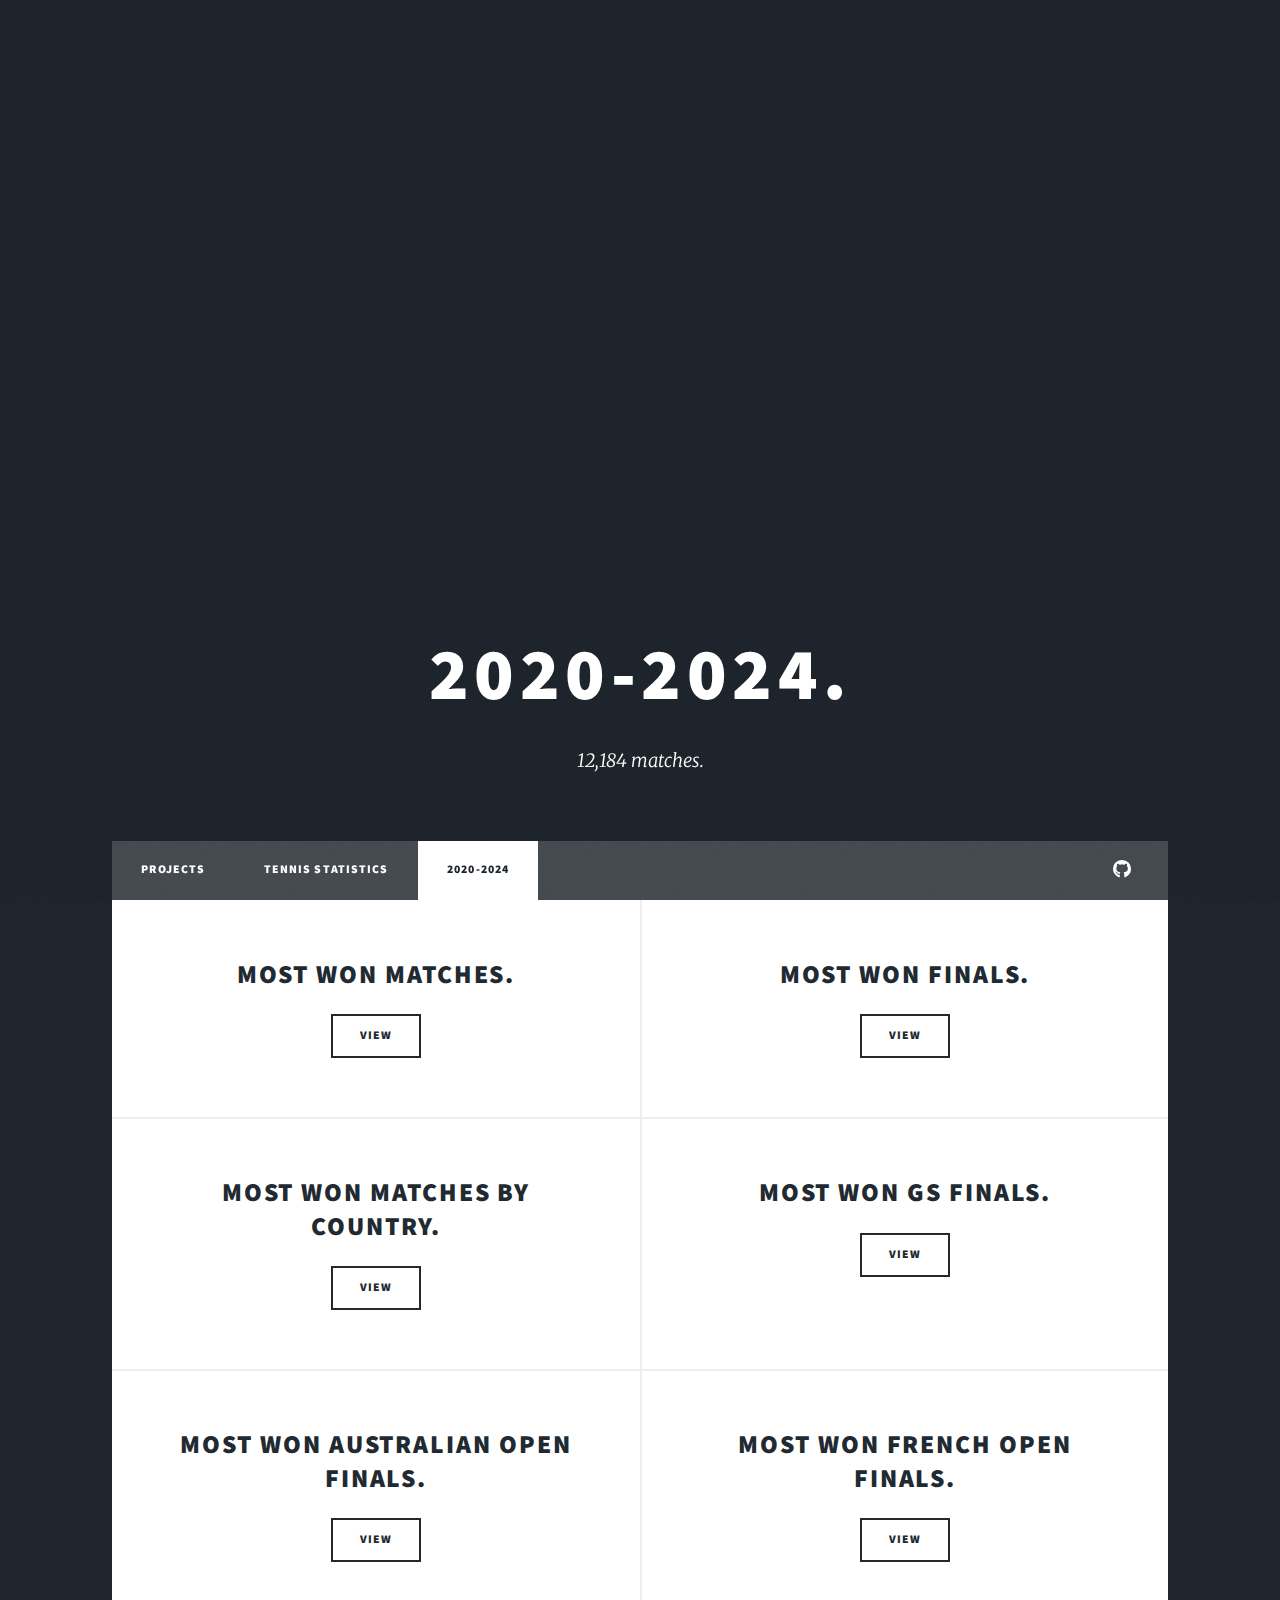
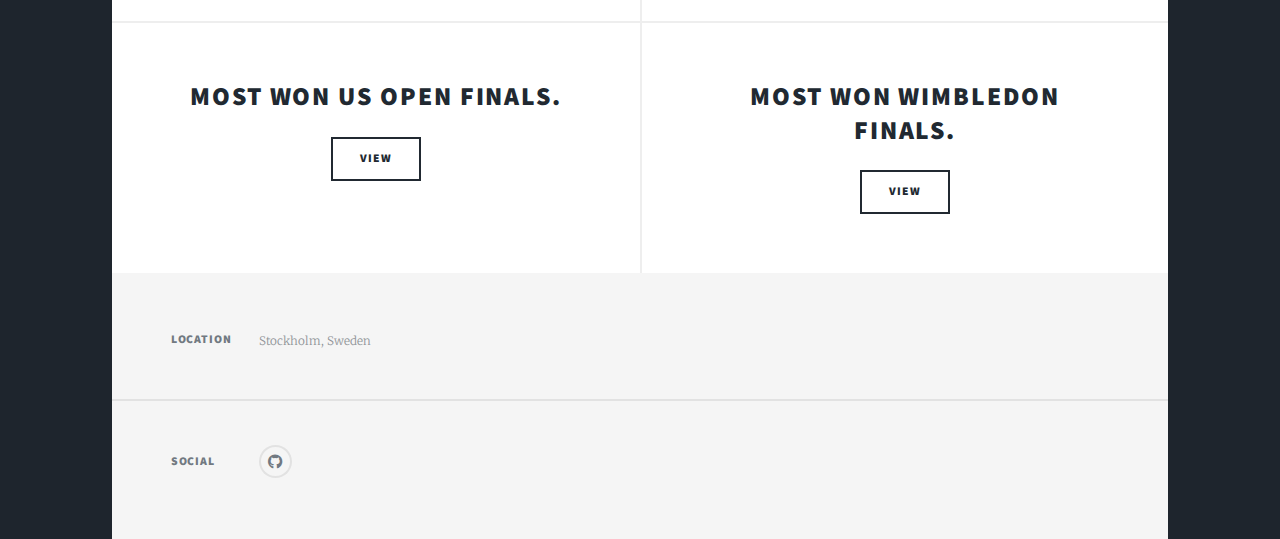
<file: 2020s.html>
<!DOCTYPE HTML>
<!--
	Massively by HTML5 UP
	html5up.net | @ajlkn
	Free for personal and commercial use under the CCA 3.0 license (html5up.net/license)
-->
<html>
	<head>
		<title>Michael's Portfolio</title>
		<meta charset="utf-8" />
		<meta name="viewport" content="width=device-width, initial-scale=1, user-scalable=no" />
		<link rel="stylesheet" href="assets/css/main.css" />
		<noscript><link rel="stylesheet" href="assets/css/noscript.css" /></noscript>
	</head>
	<body class="is-preload">
		<!---->
		<!-- Wrapper -->
			<div id="wrapper" class="fade-in">

				<!-- Intro -->
					<div id="intro">
						<h1>2020-2024.<br />
						</h1>
						<p>12,184 matches.</a><br />
						
					</div>

				
				<!-- Nav -->
					<nav id="nav">
						<ul class="links">
							
							<li><a href="index.html">Projects</a></li>
							<li><a href="sql_atp.html">Tennis statistics</a></li>
							<li class="active"><a href="2020s.html">2020-2024</a></li>
							<!--
							<li><a href="generic.html">Generic Page</a></li>
							<li><a href="elements.html">Elements Reference</a></li>
							-->
						</ul>
						<ul class="icons">
							<!--
							<li><a href="#" class="icon brands fa-twitter"><span class="label">Twitter</span></a></li>
							<li><a href="#" class="icon brands fa-facebook-f"><span class="label">Facebook</span></a></li>
							<li><a href="#" class="icon brands fa-instagram"><span class="label">Instagram</span></a></li>
							-->
							<li><a href="https://github.com/mickelane/" class="icon brands fa-github"><span class="label">GitHub</span></a></li>
						</ul>
					</nav>

				<!-- Main -->
					<div id="main">

				



						<!-- Posts -->
							<section class="posts">
								<article>
									<header>
										<h2><a href="/images/images_2020s/20s_most_matches_won.png">Most won matches.<br />
										</a></h2>
									</header>
									<ul class="actions special">
										<li><a href="/images/images_2020s/20s_most_matches_won.png" class="button">View</a></li>
									</ul>
								</article>
								<article>
									<header>
										<h2><a href="/images/images_2020s/20s_most_finals_won.png">Most won finals.<br />
										</a></h2>
									</header>
						
									<ul class="actions special">
										<li><a href="/images/images_2020s/20s_most_finals_won.png" class="button">View</a></li>
									</ul>
								</article>
								<article>
									<header>
										<h2><a href="/images/images_2020s/20s_most_won_matches_by_country.png">Most won matches by country.<br />
										</a></h2>
									</header>
									
									<ul class="actions special">
										<li><a href="/images/images_2020s/20s_most_won_matches_by_country.png" class="button">View</a></li>
									</ul>
								</article>
								<article>
									<header>
										<h2><a href="/images/images_2020s/20s_GS_finals_won.png">Most won GS finals.<br />
										</a></h2>
									</header>
									
									<ul class="actions special">
										<li><a href="/images/images_2020s/20s_GS_finals_won.png" class="button">View</a></li>
									</ul>
								</article>
								<article>
									<header>
										<h2><a href="/images/images_2020s/20s_AO_finals_won.png">Most won Australian Open finals.<br />
										</a></h2>
									</header>
									
									<ul class="actions special">
										<li><a href="/images/images_2020s/20s_AO_finals_won.png" class="button">View</a></li>
									</ul>
								</article>
								<article>
									<header>
										<h2><a href="/images/images_2020s/20s_FO_finals_won.png">Most won French Open finals.<br />
										</a></h2>
									</header>
									
									<ul class="actions special">
										<li><a href="/images/images_2020s/20s_FO_finals_won.png" class="button">View</a></li>
									</ul>
								</article>
								
								
								<article>
									<header>
										<h2><a href="/images/images_2020s/20s_USO_finals_won.png">Most won US Open finals.<br />
										</a></h2>
									</header>
									
									<ul class="actions special">
										<li><a href="/images/images_2020s/20s_USO_finals_won.png" class="button">View</a></li>
									</ul>
								</article>
								<article>
									<header>
										<h2><a href="/images/images_2020s/20s_Wimbledon_finals_won.png">Most won Wimbledon finals.<br />
										</a></h2>
									</header>
									
									<ul class="actions special">
										<li><a href="/images/images_2020s/20s_Wimbledon_finals_won.png" class="button">View</a></li>
									</ul>
								</article>
								
							</section>

						<!-- Footer -->
							<!--
							<footer>
								<div class="pagination">
									<a href="#" class="previous">Prev</a>
									<a href="#" class="page active">1</a>
									<a href="#" class="page">2</a>
									<a href="#" class="page">3</a>
									<span class="extra">&hellip;</span>
									<a href="#" class="page">8</a>
									<a href="#" class="page">9</a>
									<a href="#" class="page">10</a>
									<a href="#" class="next">Next</a>
								</div>
							</footer> 
							-->

					</div>

				<!-- Footer -->
					<footer id="footer">
						
						<section class="split contact">
							<section class="alt">
								<h3>Location</h3>
								<p>Stockholm, Sweden</p>
							</section>
						
							<!--
							<section>
								<h3>Phone</h3>
								<p><a href="#">(000) 000-0000</a></p>
							</section>
							<section>
								<h3>Email</h3>
								<p><a href="#">info@untitled.tld</a></p>
							</section>
							-->
							<section>
								<h3>Social</h3>
								<ul class="icons alt">
									<!--
									<li><a href="#" class="icon brands alt fa-twitter"><span class="label">Twitter</span></a></li>
									<li><a href="#" class="icon brands alt fa-facebook-f"><span class="label">Facebook</span></a></li>
									<li><a href="#" class="icon brands alt fa-instagram"><span class="label">Instagram</span></a></li>
									-->
									<li><a href="https://github.com/mickelane/" class="icon brands alt fa-github"><span class="label">GitHub</span></a></li>
								</ul>
							</section>
						</section>
					</footer>
					
				<!-- Copyright -->
					<!--
					<div id="copyright">
						<ul><li>&copy; Untitled</li><li>Design: <a href="https://html5up.net">HTML5 UP</a></li></ul>
					</div>
					-->
			</div>

		<!-- Scripts -->
			<script src="assets/js/jquery.min.js"></script>
			<script src="assets/js/jquery.scrollex.min.js"></script>
			<script src="assets/js/jquery.scrolly.min.js"></script>
			<script src="assets/js/browser.min.js"></script>
			<script src="assets/js/breakpoints.min.js"></script>
			<script src="assets/js/util.js"></script>
			<script src="assets/js/main.js"></script>

	</body>
</html>
</file>
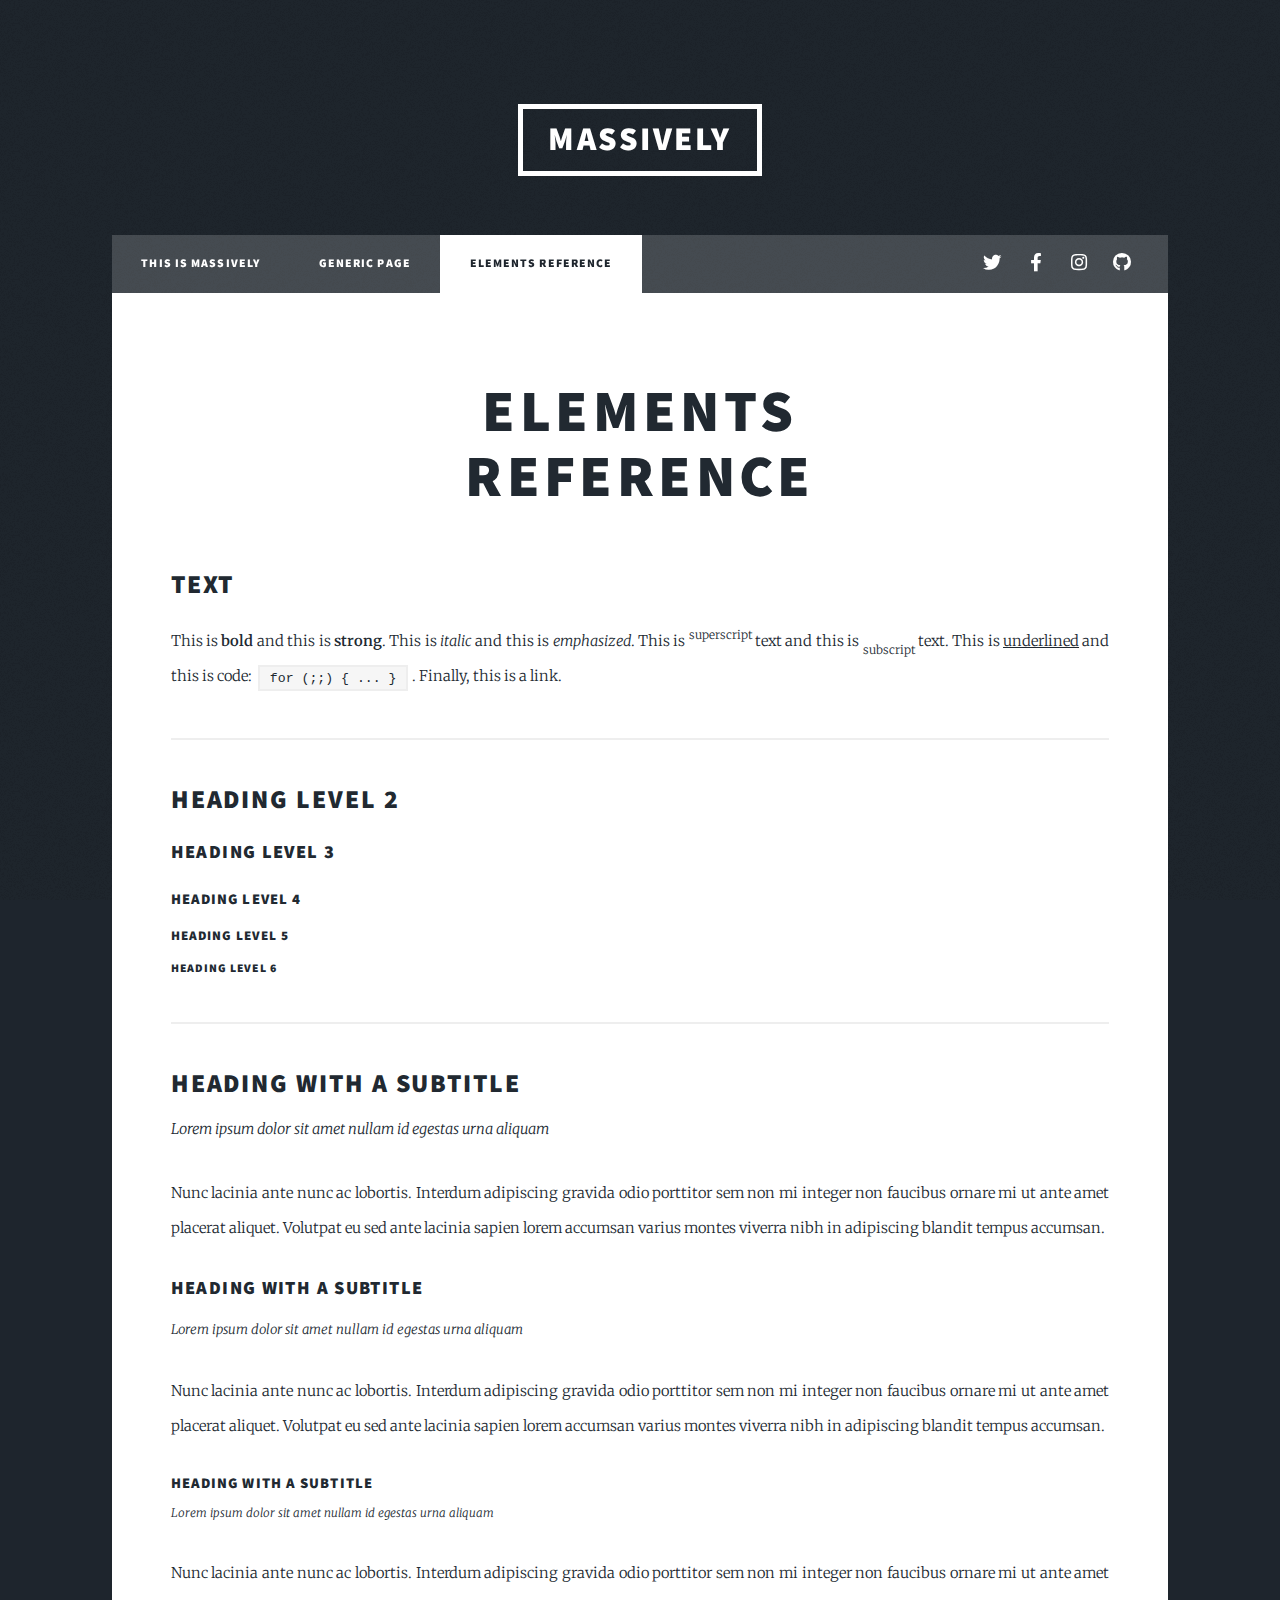
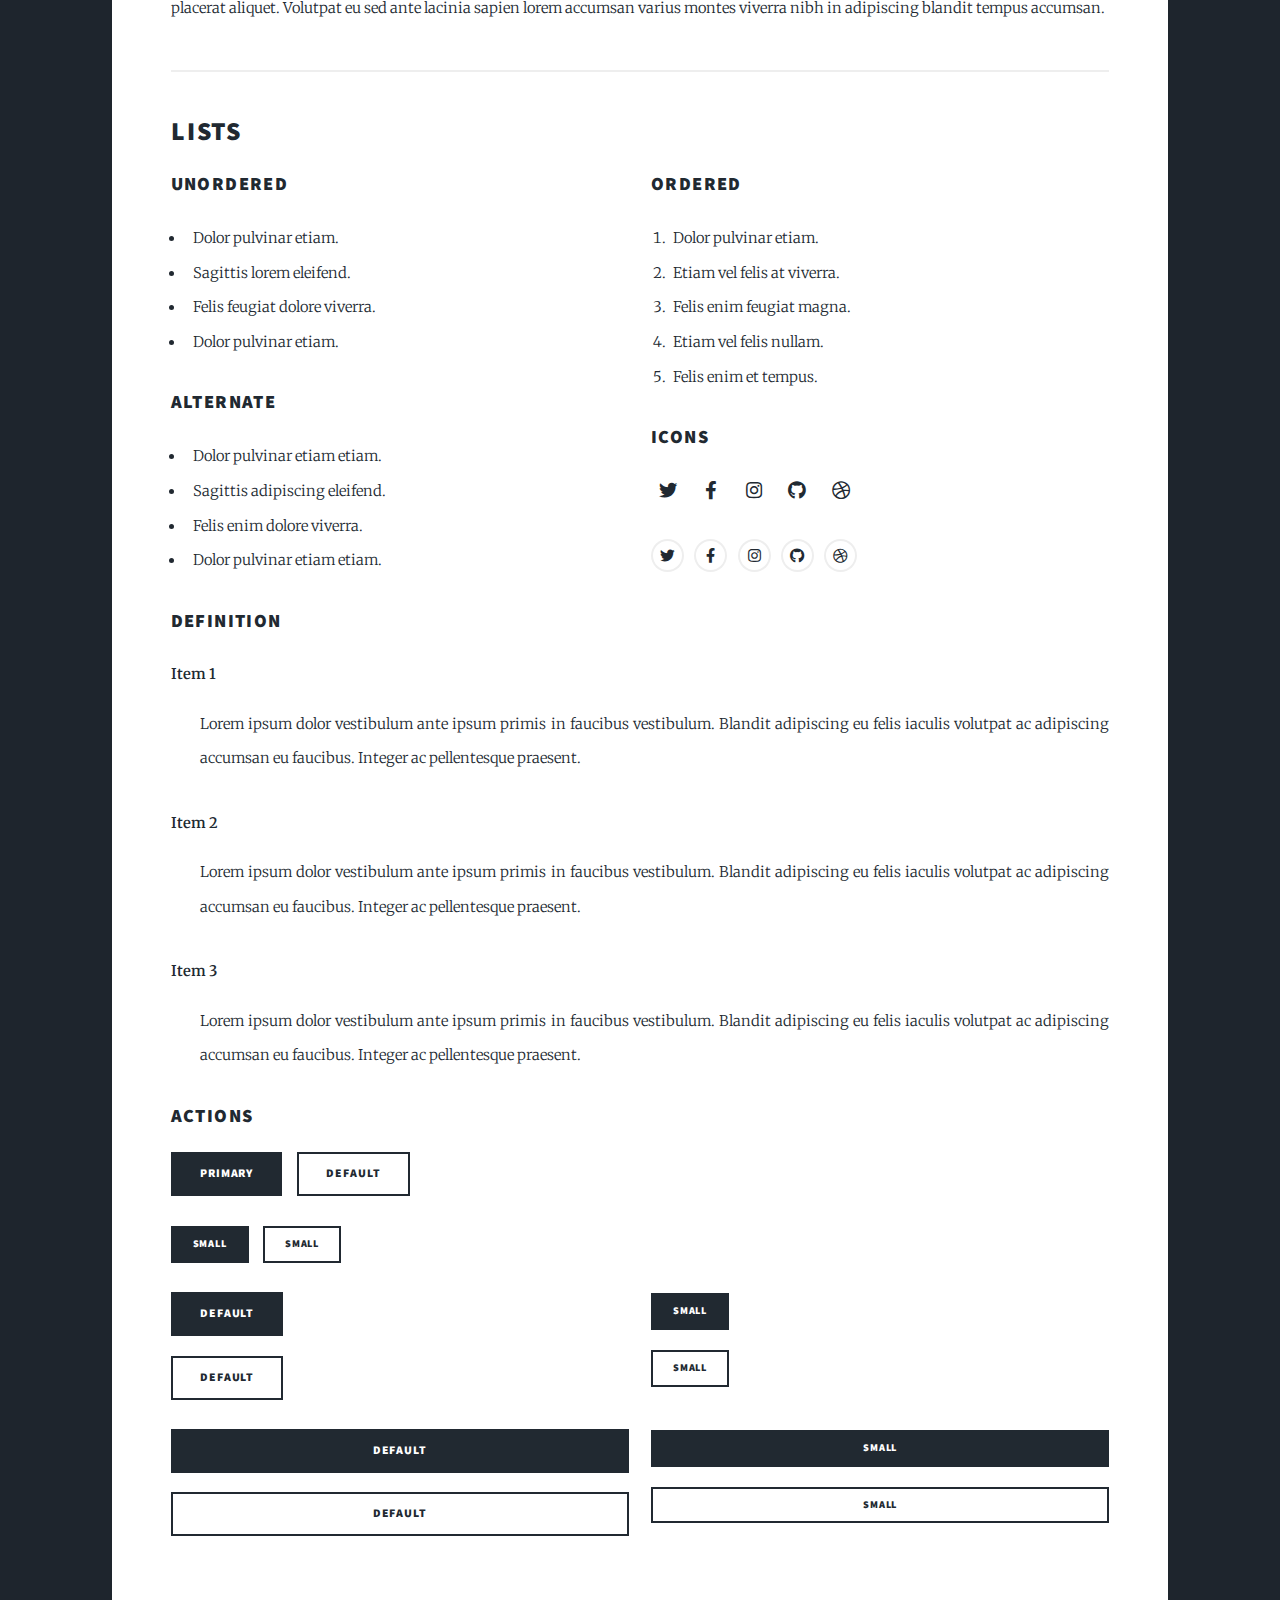
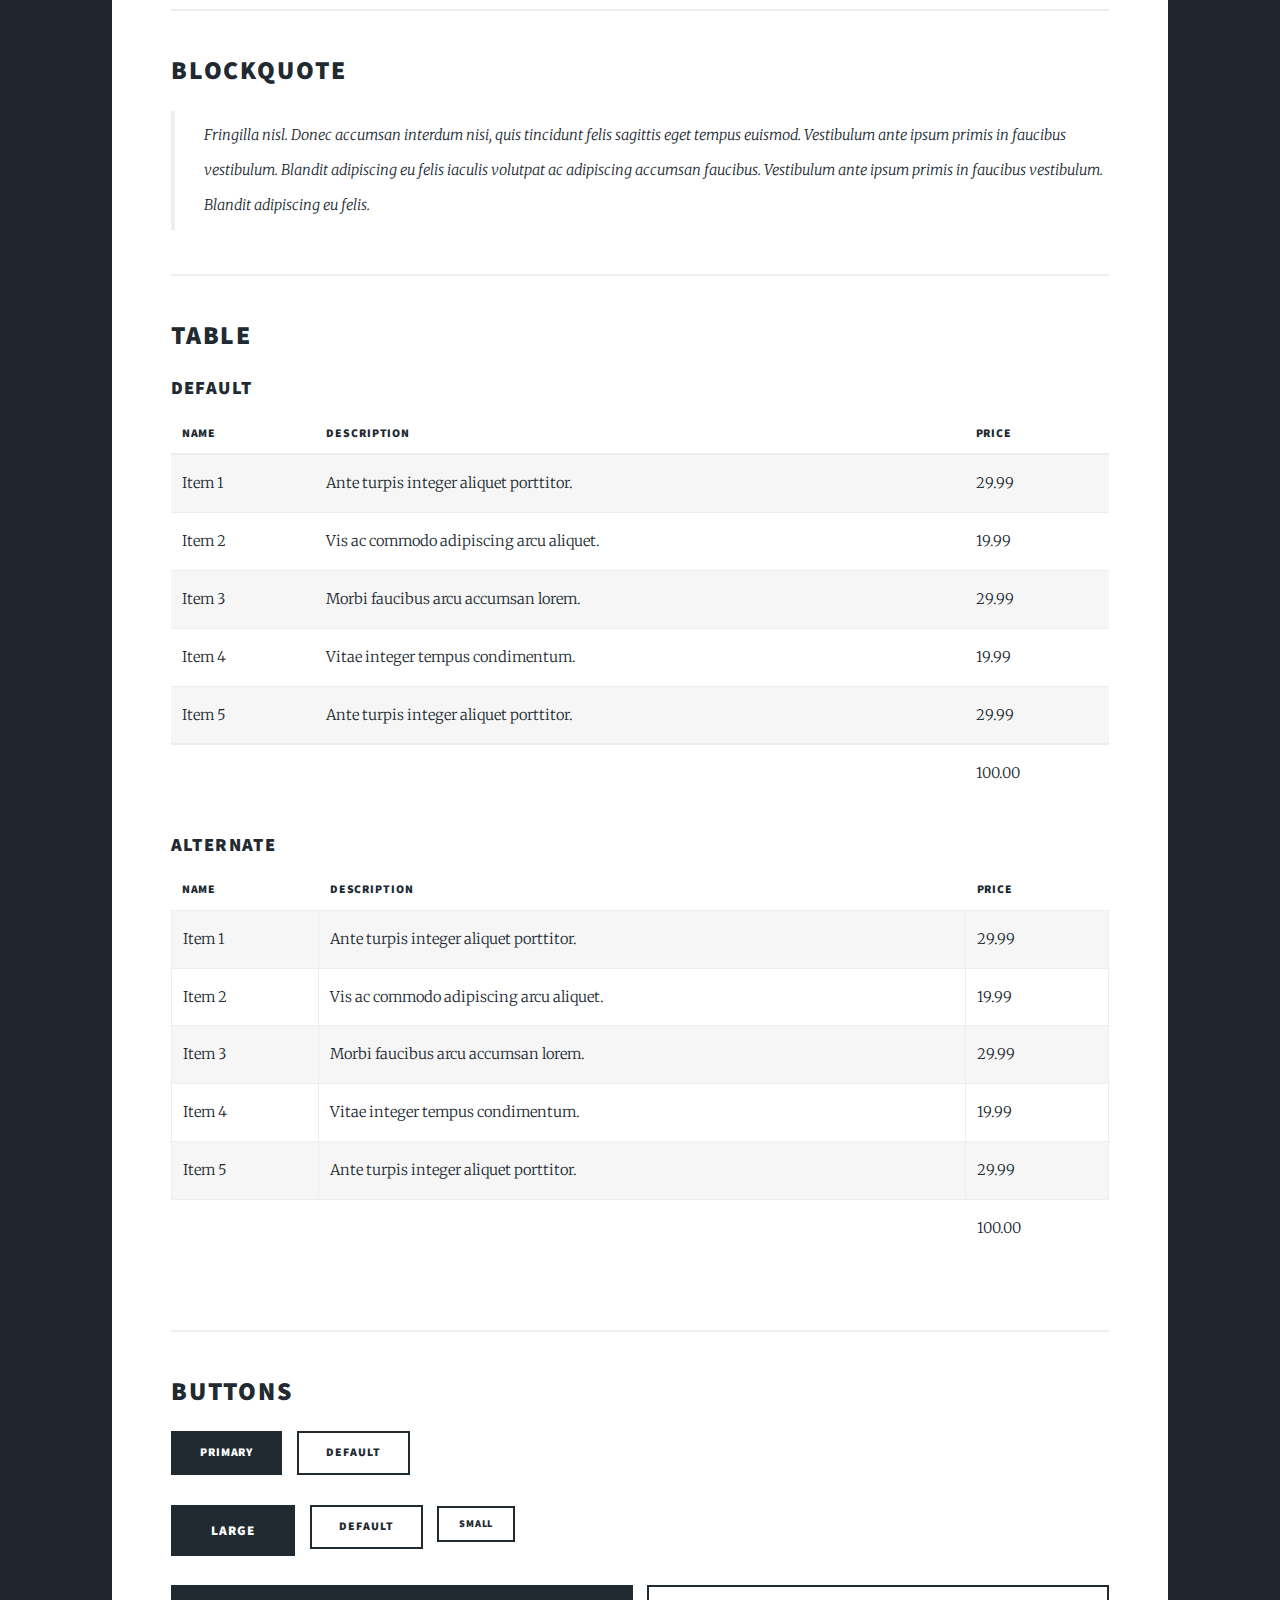
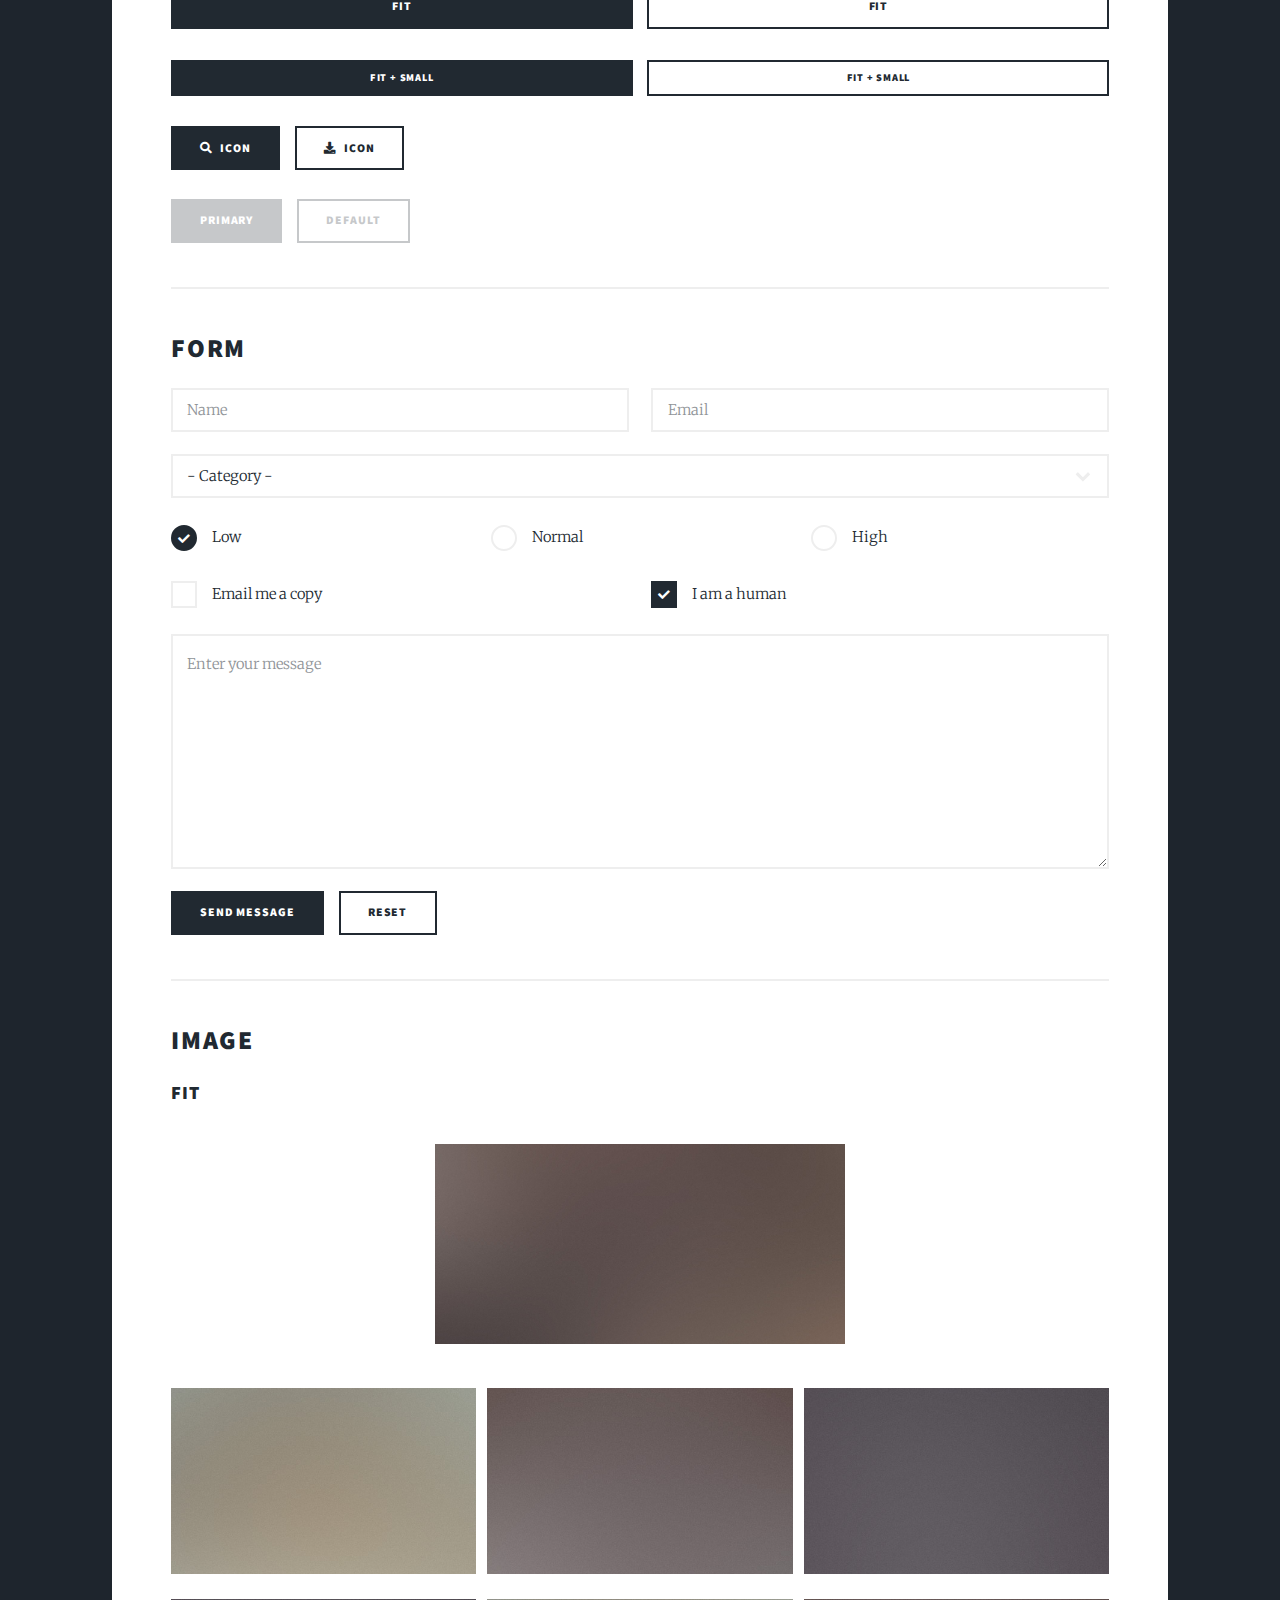
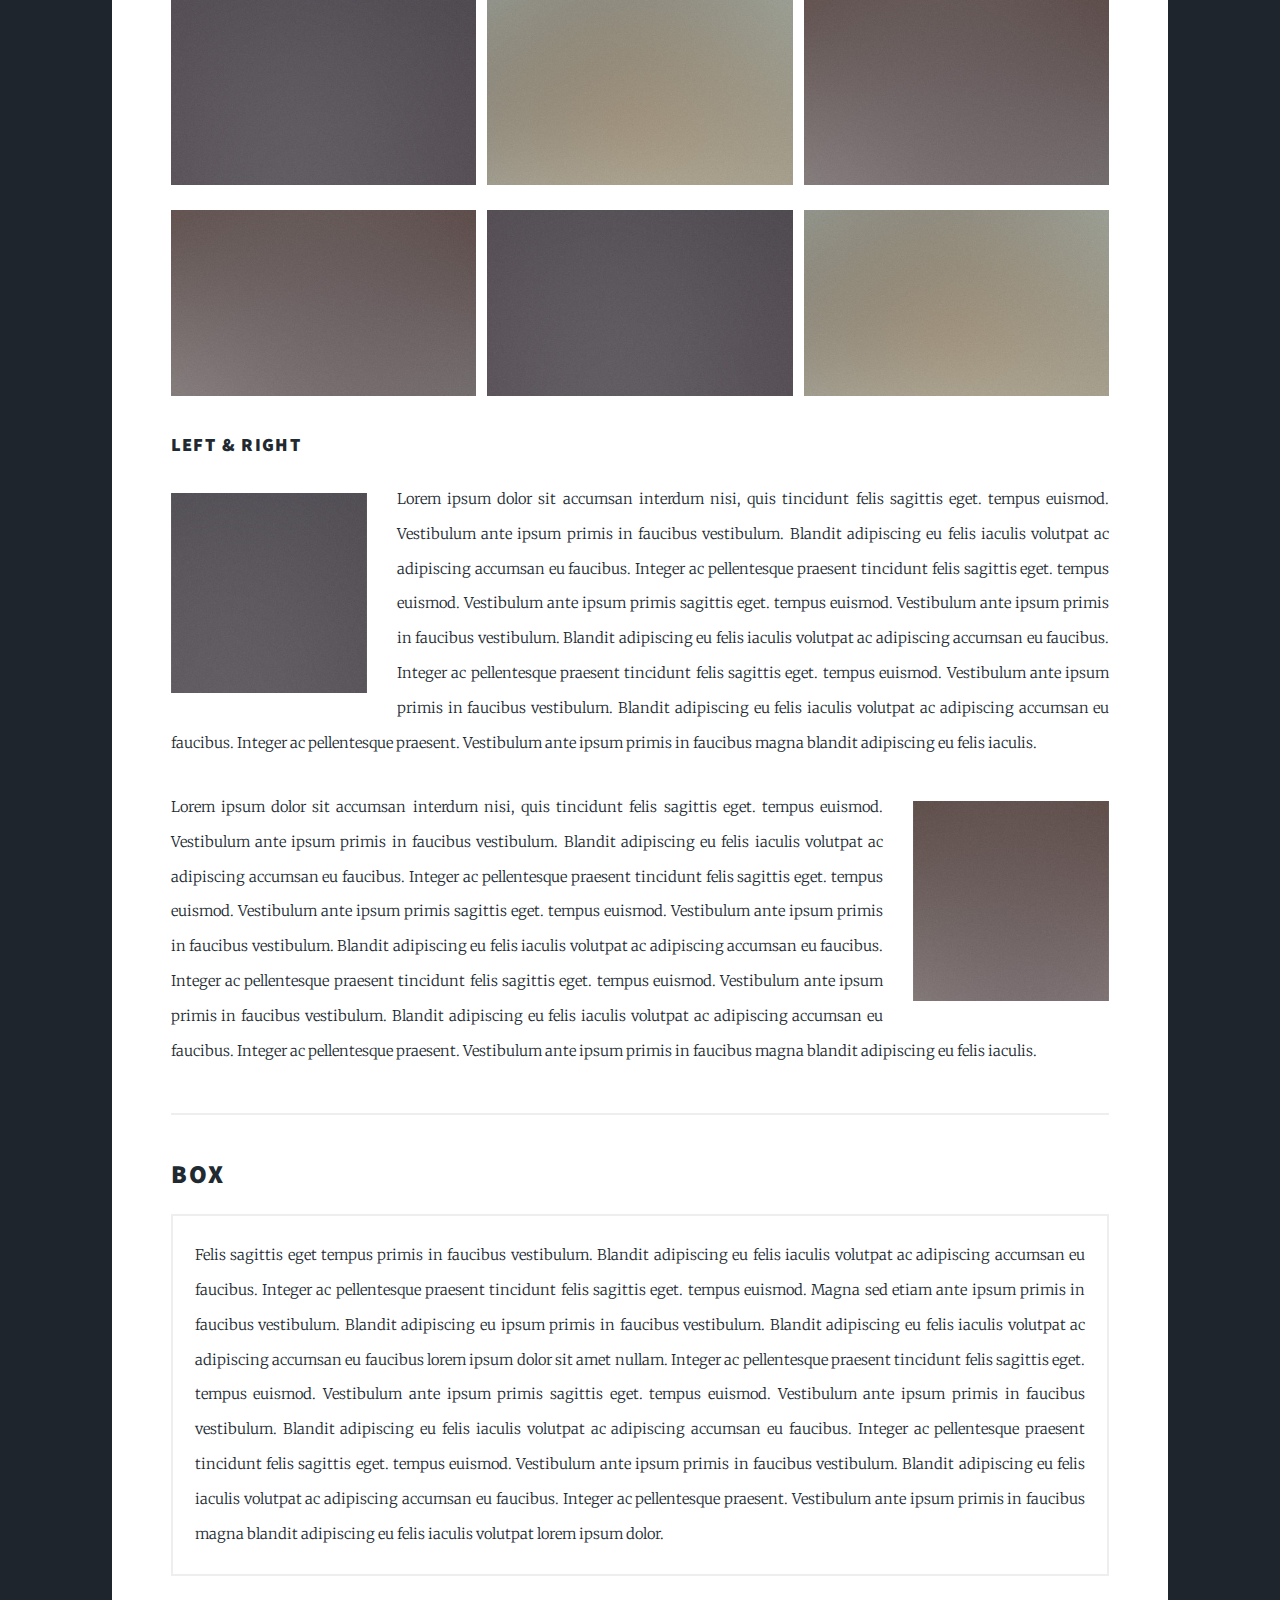
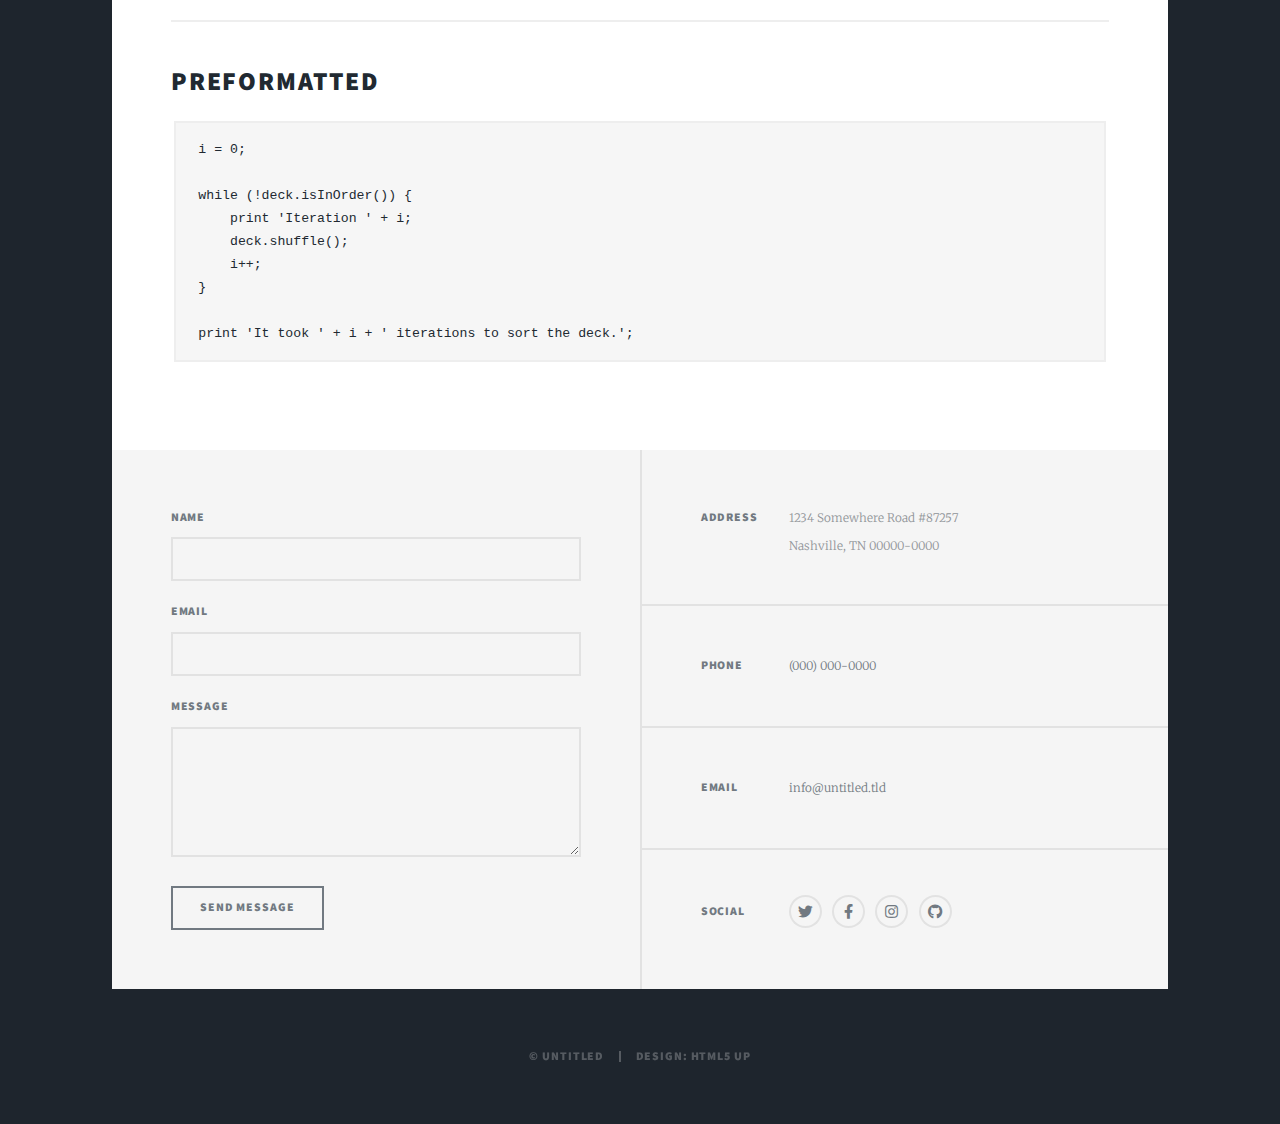
<file: elements.html>
<!DOCTYPE HTML>
<!--
	Massively by HTML5 UP
	html5up.net | @ajlkn
	Free for personal and commercial use under the CCA 3.0 license (html5up.net/license)
-->
<html>
	<head>
		<title>Elements Reference - Massively by HTML5 UP</title>
		<meta charset="utf-8" />
		<meta name="viewport" content="width=device-width, initial-scale=1, user-scalable=no" />
		<link rel="stylesheet" href="assets/css/main.css" />
		<noscript><link rel="stylesheet" href="assets/css/noscript.css" /></noscript>
	</head>
	<body class="is-preload">

		<!-- Wrapper -->
			<div id="wrapper">

				<!-- Header -->
					<header id="header">
						<a href="index.html" class="logo">Massively</a>
					</header>

				<!-- Nav -->
					<nav id="nav">
						<ul class="links">
							<li><a href="index.html">This is Massively</a></li>
							<li><a href="generic.html">Generic Page</a></li>
							<li class="active"><a href="elements.html">Elements Reference</a></li>
						</ul>
						<ul class="icons">
							<li><a href="#" class="icon brands fa-twitter"><span class="label">Twitter</span></a></li>
							<li><a href="#" class="icon brands fa-facebook-f"><span class="label">Facebook</span></a></li>
							<li><a href="#" class="icon brands fa-instagram"><span class="label">Instagram</span></a></li>
							<li><a href="#" class="icon brands fa-github"><span class="label">GitHub</span></a></li>
						</ul>
					</nav>

				<!-- Main -->
					<div id="main">

						<!-- Post -->
							<section class="post">
								<header class="major">
									<h1>Elements<br />
									Reference</h1>
								</header>

								<!-- Text stuff -->
									<h2>Text</h2>
									<p>This is <b>bold</b> and this is <strong>strong</strong>. This is <i>italic</i> and this is <em>emphasized</em>.
									This is <sup>superscript</sup> text and this is <sub>subscript</sub> text.
									This is <u>underlined</u> and this is code: <code>for (;;) { ... }</code>.
									Finally, this is a <a href="#">link</a>.</p>
									<hr />
									<h2>Heading Level 2</h2>
									<h3>Heading Level 3</h3>
									<h4>Heading Level 4</h4>
									<h5>Heading Level 5</h5>
									<h6>Heading Level 6</h6>
									<hr />
									<header>
										<h2>Heading with a Subtitle</h2>
										<p>Lorem ipsum dolor sit amet nullam id egestas urna aliquam</p>
									</header>
									<p>Nunc lacinia ante nunc ac lobortis. Interdum adipiscing gravida odio porttitor sem non mi integer non faucibus ornare mi ut ante amet placerat aliquet. Volutpat eu sed ante lacinia sapien lorem accumsan varius montes viverra nibh in adipiscing blandit tempus accumsan.</p>
									<header>
										<h3>Heading with a Subtitle</h3>
										<p>Lorem ipsum dolor sit amet nullam id egestas urna aliquam</p>
									</header>
									<p>Nunc lacinia ante nunc ac lobortis. Interdum adipiscing gravida odio porttitor sem non mi integer non faucibus ornare mi ut ante amet placerat aliquet. Volutpat eu sed ante lacinia sapien lorem accumsan varius montes viverra nibh in adipiscing blandit tempus accumsan.</p>
									<header>
										<h4>Heading with a Subtitle</h4>
										<p>Lorem ipsum dolor sit amet nullam id egestas urna aliquam</p>
									</header>
									<p>Nunc lacinia ante nunc ac lobortis. Interdum adipiscing gravida odio porttitor sem non mi integer non faucibus ornare mi ut ante amet placerat aliquet. Volutpat eu sed ante lacinia sapien lorem accumsan varius montes viverra nibh in adipiscing blandit tempus accumsan.</p>

									<hr />

								<!-- Lists -->
									<h2>Lists</h2>
									<div class="row">
										<div class="col-6 col-12-small">

											<h3>Unordered</h3>
											<ul>
												<li>Dolor pulvinar etiam.</li>
												<li>Sagittis lorem eleifend.</li>
												<li>Felis feugiat dolore viverra.</li>
												<li>Dolor pulvinar etiam.</li>
											</ul>

											<h3>Alternate</h3>
											<ul class="alt">
												<li>Dolor pulvinar etiam etiam.</li>
												<li>Sagittis adipiscing eleifend.</li>
												<li>Felis enim dolore viverra.</li>
												<li>Dolor pulvinar etiam etiam.</li>
											</ul>

										</div>
										<div class="col-6 col-12-small">

											<h3>Ordered</h3>
											<ol>
												<li>Dolor pulvinar etiam.</li>
												<li>Etiam vel felis at viverra.</li>
												<li>Felis enim feugiat magna.</li>
												<li>Etiam vel felis nullam.</li>
												<li>Felis enim et tempus.</li>
											</ol>

											<h3>Icons</h3>
											<ul class="icons">
												<li><a href="#" class="icon brands fa-twitter"><span class="label">Twitter</span></a></li>
												<li><a href="#" class="icon brands fa-facebook-f"><span class="label">Facebook</span></a></li>
												<li><a href="#" class="icon brands fa-instagram"><span class="label">Instagram</span></a></li>
												<li><a href="#" class="icon brands fa-github"><span class="label">Github</span></a></li>
												<li><a href="#" class="icon brands fa-dribbble"><span class="label">Dribbble</span></a></li>
											</ul>
											<ul class="icons alt">
												<li><a href="#" class="icon brands alt fa-twitter"><span class="label">Twitter</span></a></li>
												<li><a href="#" class="icon brands alt fa-facebook-f"><span class="label">Facebook</span></a></li>
												<li><a href="#" class="icon brands alt fa-instagram"><span class="label">Instagram</span></a></li>
												<li><a href="#" class="icon brands alt fa-github"><span class="label">Github</span></a></li>
												<li><a href="#" class="icon brands alt fa-dribbble"><span class="label">Dribbble</span></a></li>
											</ul>

										</div>
									</div>
									<h3>Definition</h3>
									<dl>
										<dt>Item 1</dt>
										<dd>
											<p>Lorem ipsum dolor vestibulum ante ipsum primis in faucibus vestibulum. Blandit adipiscing eu felis iaculis volutpat ac adipiscing accumsan eu faucibus. Integer ac pellentesque praesent.</p>
										</dd>
										<dt>Item 2</dt>
										<dd>
											<p>Lorem ipsum dolor vestibulum ante ipsum primis in faucibus vestibulum. Blandit adipiscing eu felis iaculis volutpat ac adipiscing accumsan eu faucibus. Integer ac pellentesque praesent.</p>
										</dd>
										<dt>Item 3</dt>
										<dd>
											<p>Lorem ipsum dolor vestibulum ante ipsum primis in faucibus vestibulum. Blandit adipiscing eu felis iaculis volutpat ac adipiscing accumsan eu faucibus. Integer ac pellentesque praesent.</p>
										</dd>
									</dl>

									<h3>Actions</h3>
									<ul class="actions">
										<li><a href="#" class="button primary">Primary</a></li>
										<li><a href="#" class="button">Default</a></li>
									</ul>
									<ul class="actions small">
										<li><a href="#" class="button primary small">Small</a></li>
										<li><a href="#" class="button small">Small</a></li>
									</ul>
									<div class="row">
										<div class="col-6 col-12-small">
											<ul class="actions stacked">
												<li><a href="#" class="button primary">Default</a></li>
												<li><a href="#" class="button">Default</a></li>
											</ul>
										</div>
										<div class="col-6 col-12-small">
											<ul class="actions stacked">
												<li><a href="#" class="button primary small">Small</a></li>
												<li><a href="#" class="button small">Small</a></li>
											</ul>
										</div>
									</div>
									<div class="row">
										<div class="col-6 col-12-small">
											<ul class="actions stacked">
												<li><a href="#" class="button primary fit">Default</a></li>
												<li><a href="#" class="button fit">Default</a></li>
											</ul>
										</div>
										<div class="col-6 col-12-small">
											<ul class="actions stacked">
												<li><a href="#" class="button primary small fit">Small</a></li>
												<li><a href="#" class="button small fit">Small</a></li>
											</ul>
										</div>
									</div>

									<hr />

								<!-- Blockquote -->
									<h2>Blockquote</h2>
									<blockquote>Fringilla nisl. Donec accumsan interdum nisi, quis tincidunt felis sagittis eget tempus euismod. Vestibulum ante ipsum primis in faucibus vestibulum. Blandit adipiscing eu felis iaculis volutpat ac adipiscing accumsan faucibus. Vestibulum ante ipsum primis in faucibus vestibulum. Blandit adipiscing eu felis.</blockquote>

									<hr />

								<!-- Table -->
									<h2>Table</h2>

									<h3>Default</h3>
									<div class="table-wrapper">
										<table>
											<thead>
												<tr>
													<th>Name</th>
													<th>Description</th>
													<th>Price</th>
												</tr>
											</thead>
											<tbody>
												<tr>
													<td>Item 1</td>
													<td>Ante turpis integer aliquet porttitor.</td>
													<td>29.99</td>
												</tr>
												<tr>
													<td>Item 2</td>
													<td>Vis ac commodo adipiscing arcu aliquet.</td>
													<td>19.99</td>
												</tr>
												<tr>
													<td>Item 3</td>
													<td> Morbi faucibus arcu accumsan lorem.</td>
													<td>29.99</td>
												</tr>
												<tr>
													<td>Item 4</td>
													<td>Vitae integer tempus condimentum.</td>
													<td>19.99</td>
												</tr>
												<tr>
													<td>Item 5</td>
													<td>Ante turpis integer aliquet porttitor.</td>
													<td>29.99</td>
												</tr>
											</tbody>
											<tfoot>
												<tr>
													<td colspan="2"></td>
													<td>100.00</td>
												</tr>
											</tfoot>
										</table>
									</div>

									<h3>Alternate</h3>
									<div class="table-wrapper">
										<table class="alt">
											<thead>
												<tr>
													<th>Name</th>
													<th>Description</th>
													<th>Price</th>
												</tr>
											</thead>
											<tbody>
												<tr>
													<td>Item 1</td>
													<td>Ante turpis integer aliquet porttitor.</td>
													<td>29.99</td>
												</tr>
												<tr>
													<td>Item 2</td>
													<td>Vis ac commodo adipiscing arcu aliquet.</td>
													<td>19.99</td>
												</tr>
												<tr>
													<td>Item 3</td>
													<td> Morbi faucibus arcu accumsan lorem.</td>
													<td>29.99</td>
												</tr>
												<tr>
													<td>Item 4</td>
													<td>Vitae integer tempus condimentum.</td>
													<td>19.99</td>
												</tr>
												<tr>
													<td>Item 5</td>
													<td>Ante turpis integer aliquet porttitor.</td>
													<td>29.99</td>
												</tr>
											</tbody>
											<tfoot>
												<tr>
													<td colspan="2"></td>
													<td>100.00</td>
												</tr>
											</tfoot>
										</table>
									</div>

									<hr />

								<!-- Buttons -->
									<h2>Buttons</h2>
									<ul class="actions">
										<li><a href="#" class="button primary">Primary</a></li>
										<li><a href="#" class="button">Default</a></li>
									</ul>
									<ul class="actions">
										<li><a href="#" class="button primary large">Large</a></li>
										<li><a href="#" class="button">Default</a></li>
										<li><a href="#" class="button small">Small</a></li>
									</ul>
									<ul class="actions fit">
										<li><a href="#" class="button primary fit">Fit</a></li>
										<li><a href="#" class="button fit">Fit</a></li>
									</ul>
									<ul class="actions fit small">
										<li><a href="#" class="button primary fit small">Fit + Small</a></li>
										<li><a href="#" class="button fit small">Fit + Small</a></li>
									</ul>
									<ul class="actions">
										<li><a href="#" class="button primary icon solid fa-search">Icon</a></li>
										<li><a href="#" class="button icon solid fa-download">Icon</a></li>
									</ul>
									<ul class="actions">
										<li><span class="button primary disabled">Primary</span></li>
										<li><span class="button disabled">Default</span></li>
									</ul>

									<hr />

								<!-- Form -->
									<h2>Form</h2>

									<form method="post" action="#">
										<div class="row gtr-uniform">
											<div class="col-6 col-12-xsmall">
												<input type="text" name="demo-name" id="demo-name" value="" placeholder="Name" />
											</div>
											<div class="col-6 col-12-xsmall">
												<input type="email" name="demo-email" id="demo-email" value="" placeholder="Email" />
											</div>
											<!-- Break -->
											<div class="col-12">
												<select name="demo-category" id="demo-category">
													<option value="">- Category -</option>
													<option value="1">Manufacturing</option>
													<option value="1">Shipping</option>
													<option value="1">Administration</option>
													<option value="1">Human Resources</option>
												</select>
											</div>
											<!-- Break -->
											<div class="col-4 col-12-small">
												<input type="radio" id="demo-priority-low" name="demo-priority" checked>
												<label for="demo-priority-low">Low</label>
											</div>
											<div class="col-4 col-12-small">
												<input type="radio" id="demo-priority-normal" name="demo-priority">
												<label for="demo-priority-normal">Normal</label>
											</div>
											<div class="col-4 col-12-small">
												<input type="radio" id="demo-priority-high" name="demo-priority">
												<label for="demo-priority-high">High</label>
											</div>
											<!-- Break -->
											<div class="col-6 col-12-small">
												<input type="checkbox" id="demo-copy" name="demo-copy">
												<label for="demo-copy">Email me a copy</label>
											</div>
											<div class="col-6 col-12-small">
												<input type="checkbox" id="demo-human" name="demo-human" checked>
												<label for="demo-human">I am a human</label>
											</div>
											<!-- Break -->
											<div class="col-12">
												<textarea name="demo-message" id="demo-message" placeholder="Enter your message" rows="6"></textarea>
											</div>
											<!-- Break -->
											<div class="col-12">
												<ul class="actions">
													<li><input type="submit" value="Send Message" class="primary" /></li>
													<li><input type="reset" value="Reset" /></li>
												</ul>
											</div>
										</div>
									</form>

									<hr />

								<!-- Image -->
									<h2>Image</h2>

									<h3>Fit</h3>
									<span class="image fit"><img src="images/pic01.jpg" alt="" /></span>
									<div class="box alt">
										<div class="row gtr-50 gtr-uniform">
											<div class="col-4"><span class="image fit"><img src="images/pic02.jpg" alt="" /></span></div>
											<div class="col-4"><span class="image fit"><img src="images/pic03.jpg" alt="" /></span></div>
											<div class="col-4"><span class="image fit"><img src="images/pic04.jpg" alt="" /></span></div>
											<!-- Break -->
											<div class="col-4"><span class="image fit"><img src="images/pic04.jpg" alt="" /></span></div>
											<div class="col-4"><span class="image fit"><img src="images/pic02.jpg" alt="" /></span></div>
											<div class="col-4"><span class="image fit"><img src="images/pic03.jpg" alt="" /></span></div>
											<!-- Break -->
											<div class="col-4"><span class="image fit"><img src="images/pic03.jpg" alt="" /></span></div>
											<div class="col-4"><span class="image fit"><img src="images/pic04.jpg" alt="" /></span></div>
											<div class="col-4"><span class="image fit"><img src="images/pic02.jpg" alt="" /></span></div>
										</div>
									</div>

									<h3>Left &amp; Right</h3>
									<p><span class="image left"><img src="images/pic08.jpg" alt="" /></span>Lorem ipsum dolor sit accumsan interdum nisi, quis tincidunt felis sagittis eget. tempus euismod. Vestibulum ante ipsum primis in faucibus vestibulum. Blandit adipiscing eu felis iaculis volutpat ac adipiscing accumsan eu faucibus. Integer ac pellentesque praesent tincidunt felis sagittis eget. tempus euismod. Vestibulum ante ipsum primis sagittis eget. tempus euismod. Vestibulum ante ipsum primis in faucibus vestibulum. Blandit adipiscing eu felis iaculis volutpat ac adipiscing accumsan eu faucibus. Integer ac pellentesque praesent tincidunt felis sagittis eget. tempus euismod. Vestibulum ante ipsum primis in faucibus vestibulum. Blandit adipiscing eu felis iaculis volutpat ac adipiscing accumsan eu faucibus. Integer ac pellentesque praesent. Vestibulum ante ipsum primis in faucibus magna blandit adipiscing eu felis iaculis.</p>
									<p><span class="image right"><img src="images/pic09.jpg" alt="" /></span>Lorem ipsum dolor sit accumsan interdum nisi, quis tincidunt felis sagittis eget. tempus euismod. Vestibulum ante ipsum primis in faucibus vestibulum. Blandit adipiscing eu felis iaculis volutpat ac adipiscing accumsan eu faucibus. Integer ac pellentesque praesent tincidunt felis sagittis eget. tempus euismod. Vestibulum ante ipsum primis sagittis eget. tempus euismod. Vestibulum ante ipsum primis in faucibus vestibulum. Blandit adipiscing eu felis iaculis volutpat ac adipiscing accumsan eu faucibus. Integer ac pellentesque praesent tincidunt felis sagittis eget. tempus euismod. Vestibulum ante ipsum primis in faucibus vestibulum. Blandit adipiscing eu felis iaculis volutpat ac adipiscing accumsan eu faucibus. Integer ac pellentesque praesent. Vestibulum ante ipsum primis in faucibus magna blandit adipiscing eu felis iaculis.</p>

									<hr />

								<!-- Box -->
									<h2>Box</h2>
									<div class="box">
										<p>Felis sagittis eget tempus primis in faucibus vestibulum. Blandit adipiscing eu felis iaculis volutpat ac adipiscing accumsan eu faucibus. Integer ac pellentesque praesent tincidunt felis sagittis eget. tempus euismod. Magna sed etiam ante ipsum primis in faucibus vestibulum. Blandit adipiscing eu ipsum primis in faucibus vestibulum. Blandit adipiscing eu felis iaculis volutpat ac adipiscing accumsan eu faucibus lorem ipsum dolor sit amet nullam. Integer ac pellentesque praesent tincidunt felis sagittis eget. tempus euismod. Vestibulum ante ipsum primis sagittis eget. tempus euismod. Vestibulum ante ipsum primis in faucibus vestibulum. Blandit adipiscing eu felis iaculis volutpat ac adipiscing accumsan eu faucibus. Integer ac pellentesque praesent tincidunt felis sagittis eget. tempus euismod. Vestibulum ante ipsum primis in faucibus vestibulum. Blandit adipiscing eu felis iaculis volutpat ac adipiscing accumsan eu faucibus. Integer ac pellentesque praesent. Vestibulum ante ipsum primis in faucibus magna blandit adipiscing eu felis iaculis volutpat lorem ipsum dolor.</p>
									</div>

									<hr />

								<!-- Preformatted Code -->
									<h2>Preformatted</h2>
									<pre><code>i = 0;

while (!deck.isInOrder()) {
    print 'Iteration ' + i;
    deck.shuffle();
    i++;
}

print 'It took ' + i + ' iterations to sort the deck.';
</code></pre>

							</section>

					</div>

				<!-- Footer -->
					<footer id="footer">
						<section>
							<form method="post" action="#">
								<div class="fields">
									<div class="field">
										<label for="name">Name</label>
										<input type="text" name="name" id="name" />
									</div>
									<div class="field">
										<label for="email">Email</label>
										<input type="text" name="email" id="email" />
									</div>
									<div class="field">
										<label for="message">Message</label>
										<textarea name="message" id="message" rows="3"></textarea>
									</div>
								</div>
								<ul class="actions">
									<li><input type="submit" value="Send Message" /></li>
								</ul>
							</form>
						</section>
						<section class="split contact">
							<section class="alt">
								<h3>Address</h3>
								<p>1234 Somewhere Road #87257<br />
								Nashville, TN 00000-0000</p>
							</section>
							<section>
								<h3>Phone</h3>
								<p><a href="#">(000) 000-0000</a></p>
							</section>
							<section>
								<h3>Email</h3>
								<p><a href="#">info@untitled.tld</a></p>
							</section>
							<section>
								<h3>Social</h3>
								<ul class="icons alt">
									<li><a href="#" class="icon brands alt fa-twitter"><span class="label">Twitter</span></a></li>
									<li><a href="#" class="icon brands alt fa-facebook-f"><span class="label">Facebook</span></a></li>
									<li><a href="#" class="icon brands alt fa-instagram"><span class="label">Instagram</span></a></li>
									<li><a href="#" class="icon brands alt fa-github"><span class="label">GitHub</span></a></li>
								</ul>
							</section>
						</section>
					</footer>

				<!-- Copyright -->
					<div id="copyright">
						<ul><li>&copy; Untitled</li><li>Design: <a href="https://html5up.net">HTML5 UP</a></li></ul>
					</div>

			</div>

		<!-- Scripts -->
			<script src="assets/js/jquery.min.js"></script>
			<script src="assets/js/jquery.scrollex.min.js"></script>
			<script src="assets/js/jquery.scrolly.min.js"></script>
			<script src="assets/js/browser.min.js"></script>
			<script src="assets/js/breakpoints.min.js"></script>
			<script src="assets/js/util.js"></script>
			<script src="assets/js/main.js"></script>

	</body>
</html>
</file>
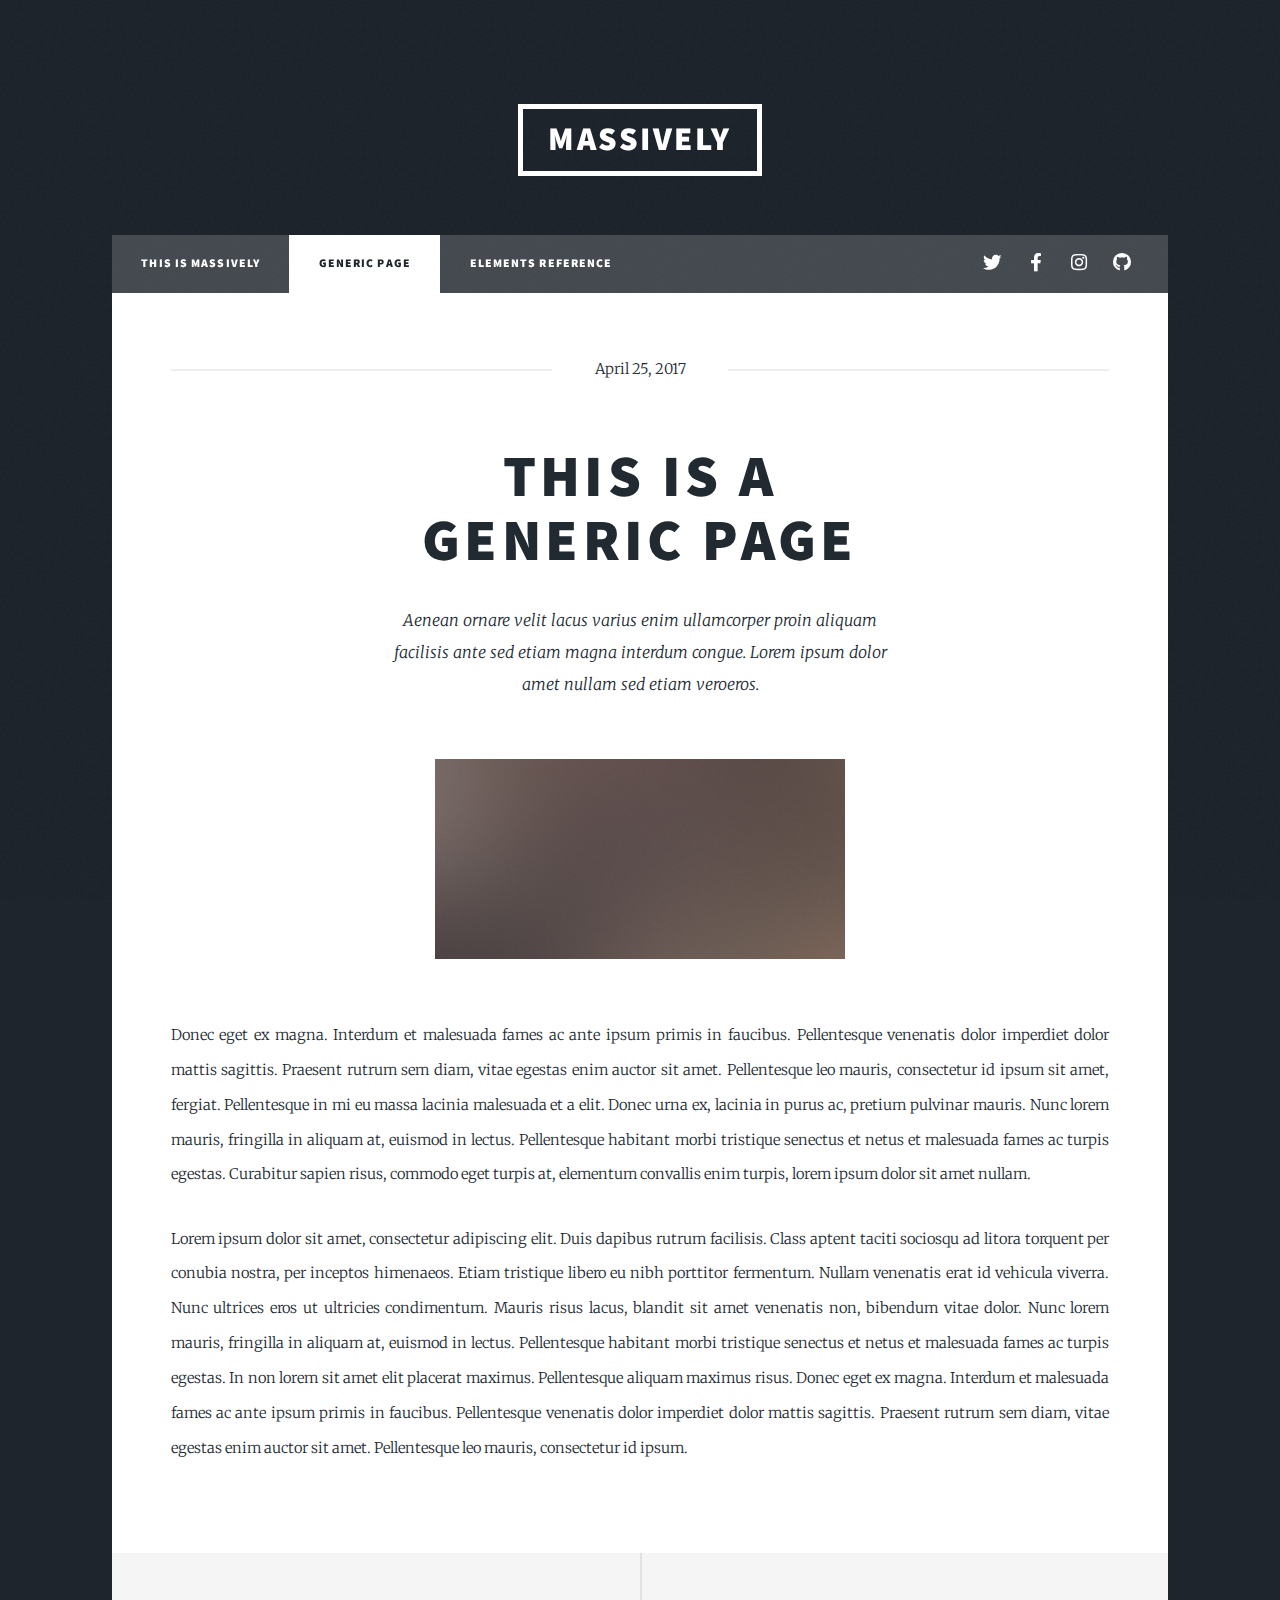
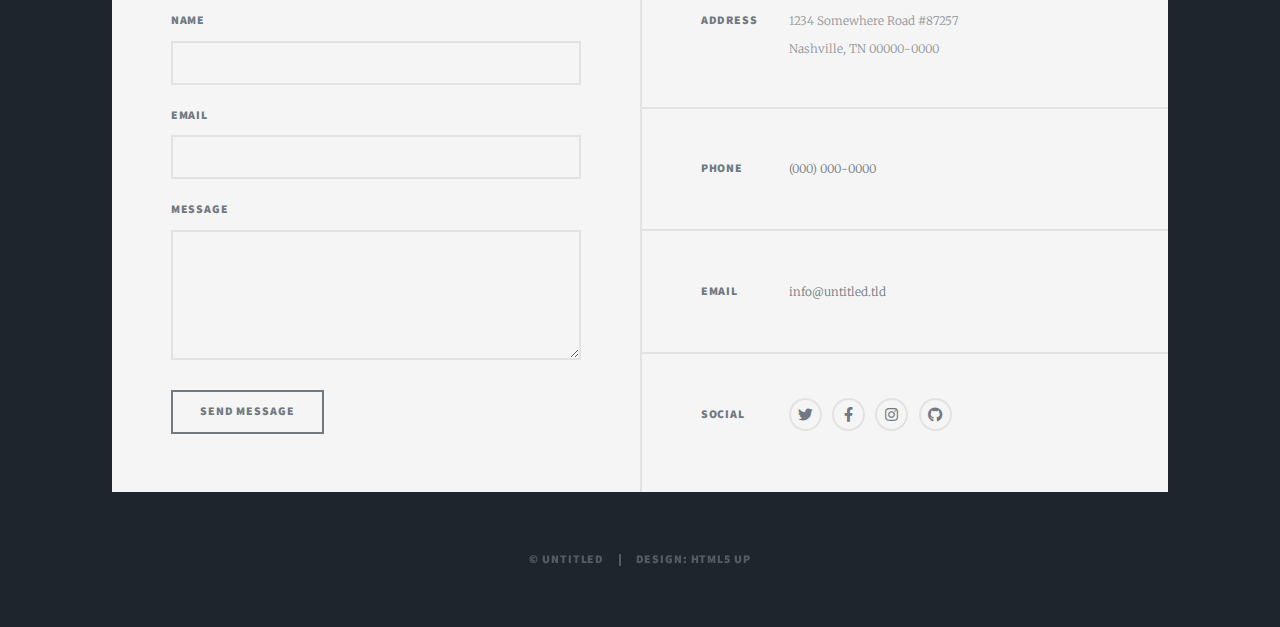
<file: generic.html>
<!DOCTYPE HTML>
<!--
	Massively by HTML5 UP
	html5up.net | @ajlkn
	Free for personal and commercial use under the CCA 3.0 license (html5up.net/license)
-->
<html>
	<head>
		<title>Generic Page - Massively by HTML5 UP</title>
		<meta charset="utf-8" />
		<meta name="viewport" content="width=device-width, initial-scale=1, user-scalable=no" />
		<link rel="stylesheet" href="assets/css/main.css" />
		<noscript><link rel="stylesheet" href="assets/css/noscript.css" /></noscript>
	</head>
	<body class="is-preload">

		<!-- Wrapper -->
			<div id="wrapper">

				<!-- Header -->
					<header id="header">
						<a href="index.html" class="logo">Massively</a>
					</header>

				<!-- Nav -->
					<nav id="nav">
						<ul class="links">
							<li><a href="index.html">This is Massively</a></li>
							<li class="active"><a href="generic.html">Generic Page</a></li>
							<li><a href="elements.html">Elements Reference</a></li>
						</ul>
						<ul class="icons">
							<li><a href="#" class="icon brands fa-twitter"><span class="label">Twitter</span></a></li>
							<li><a href="#" class="icon brands fa-facebook-f"><span class="label">Facebook</span></a></li>
							<li><a href="#" class="icon brands fa-instagram"><span class="label">Instagram</span></a></li>
							<li><a href="#" class="icon brands fa-github"><span class="label">GitHub</span></a></li>
						</ul>
					</nav>

				<!-- Main -->
					<div id="main">

						<!-- Post -->
							<section class="post">
								<header class="major">
									<span class="date">April 25, 2017</span>
									<h1>This is a<br />
									Generic Page</h1>
									<p>Aenean ornare velit lacus varius enim ullamcorper proin aliquam<br />
									facilisis ante sed etiam magna interdum congue. Lorem ipsum dolor<br />
									amet nullam sed etiam veroeros.</p>
								</header>
								<div class="image main"><img src="images/pic01.jpg" alt="" /></div>
								<p>Donec eget ex magna. Interdum et malesuada fames ac ante ipsum primis in faucibus. Pellentesque venenatis dolor imperdiet dolor mattis sagittis. Praesent rutrum sem diam, vitae egestas enim auctor sit amet. Pellentesque leo mauris, consectetur id ipsum sit amet, fergiat. Pellentesque in mi eu massa lacinia malesuada et a elit. Donec urna ex, lacinia in purus ac, pretium pulvinar mauris. Nunc lorem mauris, fringilla in aliquam at, euismod in lectus. Pellentesque habitant morbi tristique senectus et netus et malesuada fames ac turpis egestas. Curabitur sapien risus, commodo eget turpis at, elementum convallis enim turpis, lorem ipsum dolor sit amet nullam.</p>
								<p>Lorem ipsum dolor sit amet, consectetur adipiscing elit. Duis dapibus rutrum facilisis. Class aptent taciti sociosqu ad litora torquent per conubia nostra, per inceptos himenaeos. Etiam tristique libero eu nibh porttitor fermentum. Nullam venenatis erat id vehicula viverra. Nunc ultrices eros ut ultricies condimentum. Mauris risus lacus, blandit sit amet venenatis non, bibendum vitae dolor. Nunc lorem mauris, fringilla in aliquam at, euismod in lectus. Pellentesque habitant morbi tristique senectus et netus et malesuada fames ac turpis egestas. In non lorem sit amet elit placerat maximus. Pellentesque aliquam maximus risus. Donec eget ex magna. Interdum et malesuada fames ac ante ipsum primis in faucibus. Pellentesque venenatis dolor imperdiet dolor mattis sagittis. Praesent rutrum sem diam, vitae egestas enim auctor sit amet. Pellentesque leo mauris, consectetur id ipsum.</p>
							</section>

					</div>

				<!-- Footer -->
					<footer id="footer">
						<section>
							<form method="post" action="#">
								<div class="fields">
									<div class="field">
										<label for="name">Name</label>
										<input type="text" name="name" id="name" />
									</div>
									<div class="field">
										<label for="email">Email</label>
										<input type="text" name="email" id="email" />
									</div>
									<div class="field">
										<label for="message">Message</label>
										<textarea name="message" id="message" rows="3"></textarea>
									</div>
								</div>
								<ul class="actions">
									<li><input type="submit" value="Send Message" /></li>
								</ul>
							</form>
						</section>
						<section class="split contact">
							<section class="alt">
								<h3>Address</h3>
								<p>1234 Somewhere Road #87257<br />
								Nashville, TN 00000-0000</p>
							</section>
							<section>
								<h3>Phone</h3>
								<p><a href="#">(000) 000-0000</a></p>
							</section>
							<section>
								<h3>Email</h3>
								<p><a href="#">info@untitled.tld</a></p>
							</section>
							<section>
								<h3>Social</h3>
								<ul class="icons alt">
									<li><a href="#" class="icon brands alt fa-twitter"><span class="label">Twitter</span></a></li>
									<li><a href="#" class="icon brands alt fa-facebook-f"><span class="label">Facebook</span></a></li>
									<li><a href="#" class="icon brands alt fa-instagram"><span class="label">Instagram</span></a></li>
									<li><a href="#" class="icon brands alt fa-github"><span class="label">GitHub</span></a></li>
								</ul>
							</section>
						</section>
					</footer>

				<!-- Copyright -->
					<div id="copyright">
						<ul><li>&copy; Untitled</li><li>Design: <a href="https://html5up.net">HTML5 UP</a></li></ul>
					</div>

			</div>

		<!-- Scripts -->
			<script src="assets/js/jquery.min.js"></script>
			<script src="assets/js/jquery.scrollex.min.js"></script>
			<script src="assets/js/jquery.scrolly.min.js"></script>
			<script src="assets/js/browser.min.js"></script>
			<script src="assets/js/breakpoints.min.js"></script>
			<script src="assets/js/util.js"></script>
			<script src="assets/js/main.js"></script>

	</body>
</html>
</file>
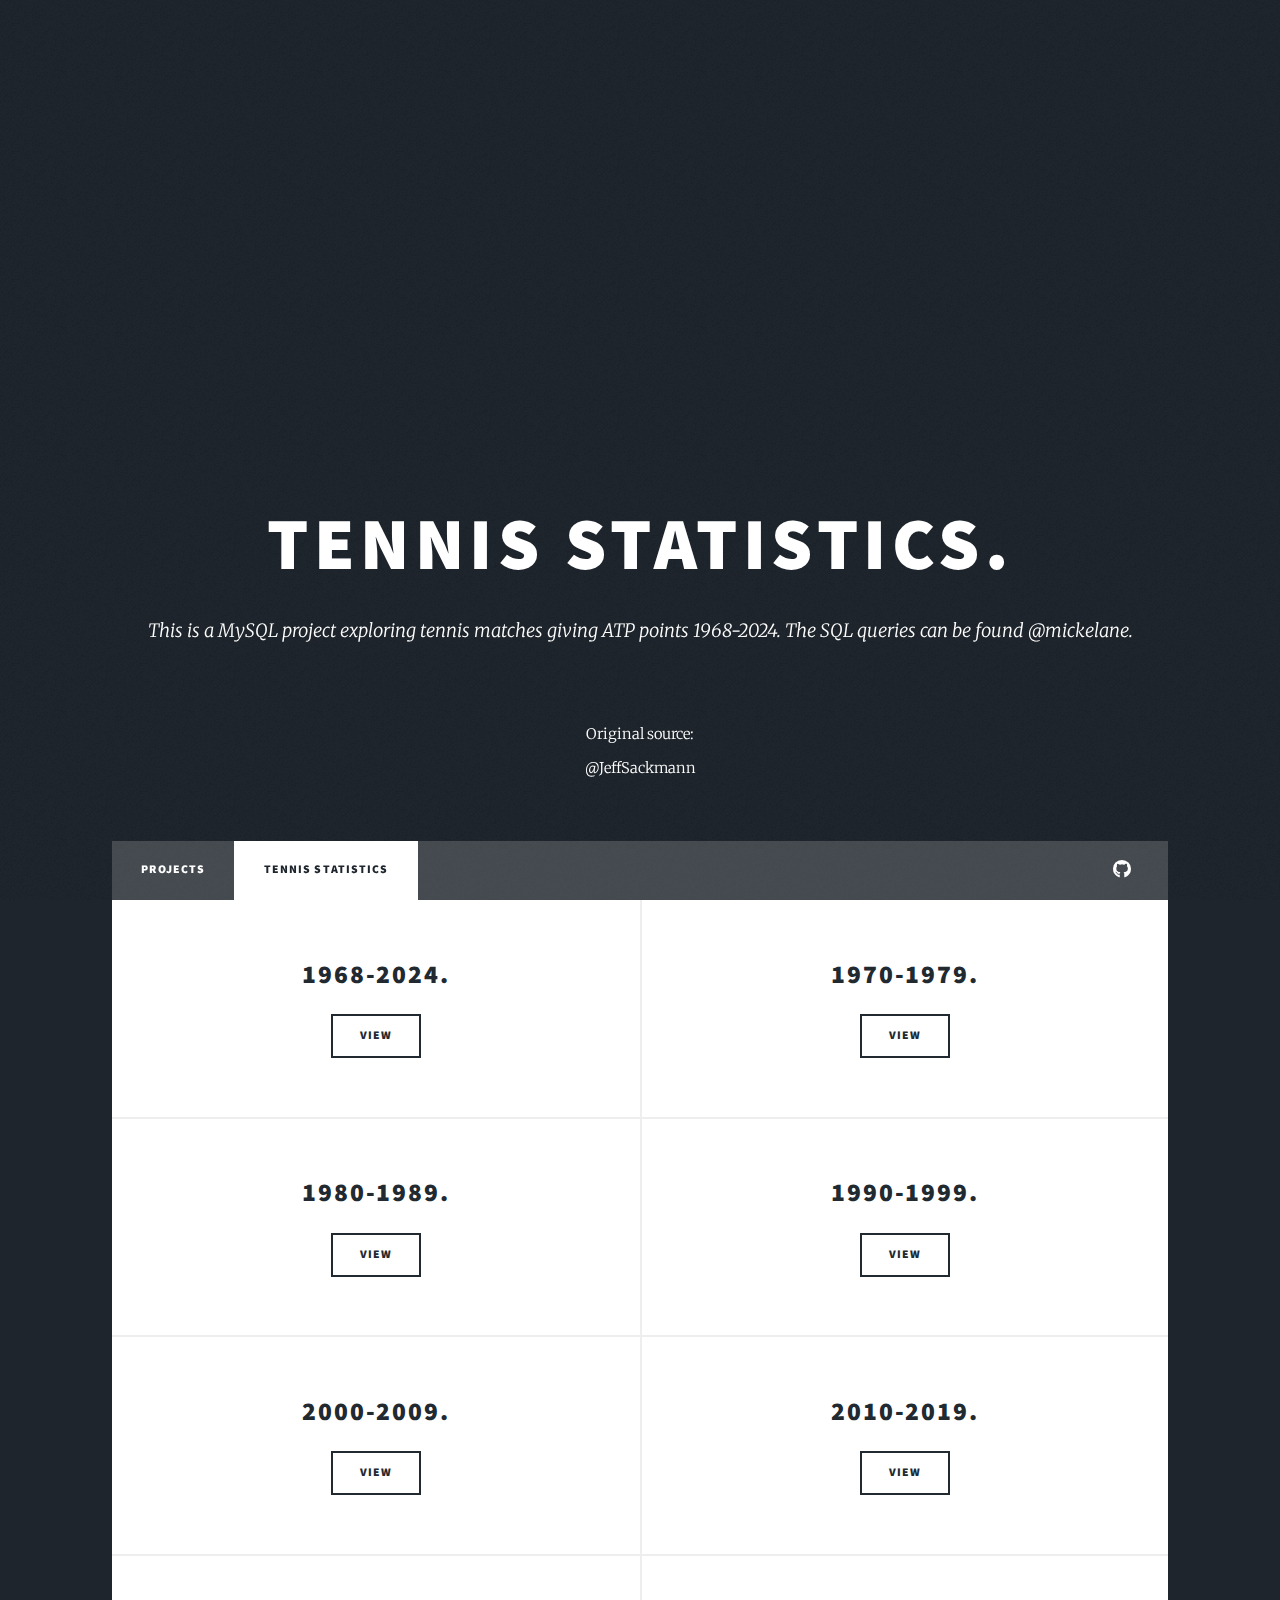
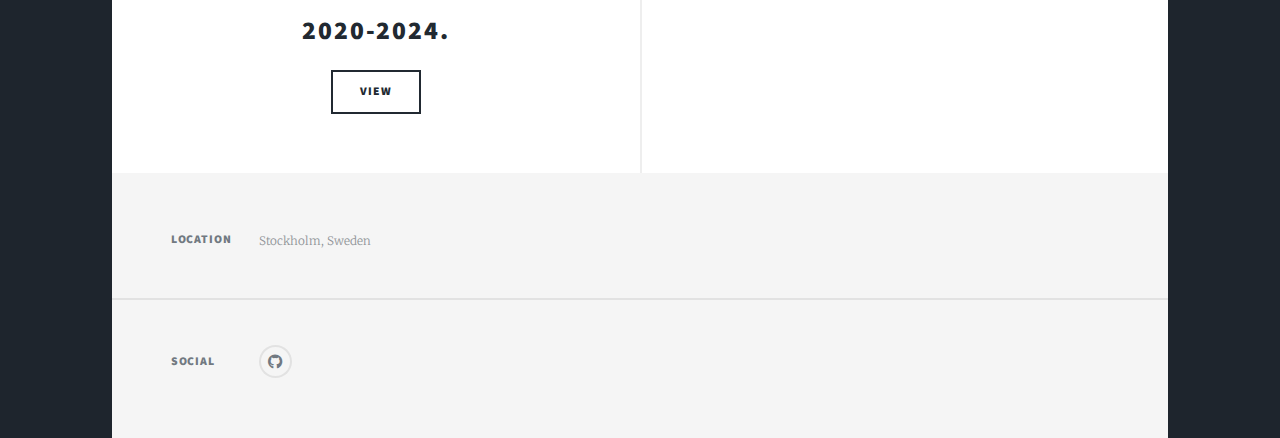
<file: sql_atp.html>
<!DOCTYPE HTML>
<!--
	Massively by HTML5 UP
	html5up.net | @ajlkn
	Free for personal and commercial use under the CCA 3.0 license (html5up.net/license)
-->
<html>
	<head>
		<title>Michael's Portfolio</title>
		<meta charset="utf-8" />
		<meta name="viewport" content="width=device-width, initial-scale=1, user-scalable=no" />
		<link rel="stylesheet" href="assets/css/main.css" />
		<noscript><link rel="stylesheet" href="assets/css/noscript.css" /></noscript>
	</head>
	<body class="is-preload">
		<!---->
		<!-- Wrapper -->
			<div id="wrapper" class="fade-in">

				<!-- Intro -->
					<div id="intro">
						<h1>Tennis Statistics.<br />
						</h1>
						<p style="text-align: left;">This is a MySQL project exploring tennis matches giving ATP points 1968-2024. The SQL queries can be found <a href="https://github.com/mickelane/tennis_statistics">@mickelane</a>.</p>
						</br>Original source:<a href="https://github.com/JeffSackmann">@JeffSackmann</a></p>
						<!--<a href="https://github.com/mickelane/"> @michael</a></p> -->
						<!--
						<ul class="actions">
							<li><a href="#header" class="button icon solid solo fa-arrow-down scrolly">Continue</a></li>
						</ul>
						-->
					</div>

				<!-- Header -->
					<!--
					<header id="header">
						<a href="index.html" class="logo">Michael</a>
					</header>
					-->

				<!-- Nav -->
					<nav id="nav">
						<ul class="links">
							
							<li><a href="index.html">Projects</a></li>
							<li class="active"><a href="sql_atp.html">Tennis statistics</a></li>
							<!--
							<li><a href="generic.html">Generic Page</a></li>
							<li><a href="elements.html">Elements Reference</a></li>
							-->
						</ul>
						<ul class="icons">
							<!--
							<li><a href="#" class="icon brands fa-twitter"><span class="label">Twitter</span></a></li>
							<li><a href="#" class="icon brands fa-facebook-f"><span class="label">Facebook</span></a></li>
							<li><a href="#" class="icon brands fa-instagram"><span class="label">Instagram</span></a></li>
							-->
							<li><a href="https://github.com/mickelane/" class="icon brands fa-github"><span class="label">GitHub</span></a></li>
						</ul>
					</nav>

				<!-- Main -->
					<div id="main">

				
						<!-- Posts -->
							<section class="posts">
								<article>
									<header>
										<h2><a href="/whole_time_period.html">1968-2024.<br />
										</a></h2>
									</header>
									<ul class="actions special">
										<li><a href="/whole_time_period.html" class="button">View</a></li>
									</ul>
								</article>
								<article>
									<header>
										<h2><a href="/1970s.html">1970-1979.<br />
										</a></h2>
									</header>
									<ul class="actions special">
										<li><a href="/1970s.html" class="button">View</a></li>
									</ul>
								</article>
								<article>
									<header>
										<h2><a href="/1980s.html">1980-1989.<br />
										</a></h2>
									</header>
									<ul class="actions special">
										<li><a href="/1980s.html" class="button">View</a></li>
									</ul>
								</article>
								<article>
									<header>
										<h2><a href="/1990s.html">1990-1999.<br />
										</a></h2>
									</header>
									<ul class="actions special">
										<li><a href="/1990s.html" class="button">View</a></li>
									</ul>
								</article>
								<article>
									<header>
										<h2><a href="/2000s.html">2000-2009.<br />
										</a></h2>
									</header>
									<ul class="actions special">
										<li><a href="/2000s.html" class="button">View</a></li>
									</ul>
								</article>
								<article>
									<header>
										<h2><a href="/2010s.html">2010-2019.<br />
										</a></h2>
									</header>
									<ul class="actions special">
										<li><a href="/2010s.html" class="button">View</a></li>
									</ul>
								</article>
								<article>
									<header>
										<h2><a href="/2020s.html">2020-2024.<br />
										</a></h2>
									</header>
									<ul class="actions special">
										<li><a href="/2020s.html" class="button">View</a></li>
									</ul>
								</article>
								<article>
									<header>
									</header>
									
								</article>
							
							</section>

						<!-- Footer -->
							<!--
							<footer>
								<div class="pagination">
									<a href="#" class="previous">Prev</a>
									<a href="#" class="page active">1</a>
									<a href="#" class="page">2</a>
									<a href="#" class="page">3</a>
									<span class="extra">&hellip;</span>
									<a href="#" class="page">8</a>
									<a href="#" class="page">9</a>
									<a href="#" class="page">10</a>
									<a href="#" class="next">Next</a>
								</div>
							</footer> 
							-->

					</div>

				<!-- Footer -->
					<footer id="footer">
						<!--
						<section>
							<form method="post" action="#">
								<div class="fields">
									<div class="field">
										<label for="name">Name</label>
										<input type="text" name="name" id="name" />
									</div>
									<div class="field">
										<label for="email">Email</label>
										<input type="text" name="email" id="email" />
									</div>
									<div class="field">
										<label for="message">Message</label>
										<textarea name="message" id="message" rows="3"></textarea>
									</div>
								</div>
								<ul class="actions">
									<li><input type="submit" value="Send Message" /></li>
								</ul>
							</form>
						</section>
						-->
						<section class="split contact">
							<section class="alt">
								<h3>Location</h3>
								<p>Stockholm, Sweden</p>
							</section>
						
							<!--
							<section>
								<h3>Phone</h3>
								<p><a href="#">(000) 000-0000</a></p>
							</section>
							<section>
								<h3>Email</h3>
								<p><a href="#">info@untitled.tld</a></p>
							</section>
							-->
							<section>
								<h3>Social</h3>
								<ul class="icons alt">
									<!--
									<li><a href="#" class="icon brands alt fa-twitter"><span class="label">Twitter</span></a></li>
									<li><a href="#" class="icon brands alt fa-facebook-f"><span class="label">Facebook</span></a></li>
									<li><a href="#" class="icon brands alt fa-instagram"><span class="label">Instagram</span></a></li>
									-->
									<li><a href="https://github.com/mickelane/" class="icon brands alt fa-github"><span class="label">GitHub</span></a></li>
								</ul>
							</section>
						</section>
					</footer>
					
				<!-- Copyright -->
					<!--
					<div id="copyright">
						<ul><li>&copy; Untitled</li><li>Design: <a href="https://html5up.net">HTML5 UP</a></li></ul>
					</div>
					-->
			</div>

		<!-- Scripts -->
			<script src="assets/js/jquery.min.js"></script>
			<script src="assets/js/jquery.scrollex.min.js"></script>
			<script src="assets/js/jquery.scrolly.min.js"></script>
			<script src="assets/js/browser.min.js"></script>
			<script src="assets/js/breakpoints.min.js"></script>
			<script src="assets/js/util.js"></script>
			<script src="assets/js/main.js"></script>

	</body>
</html>
</file>
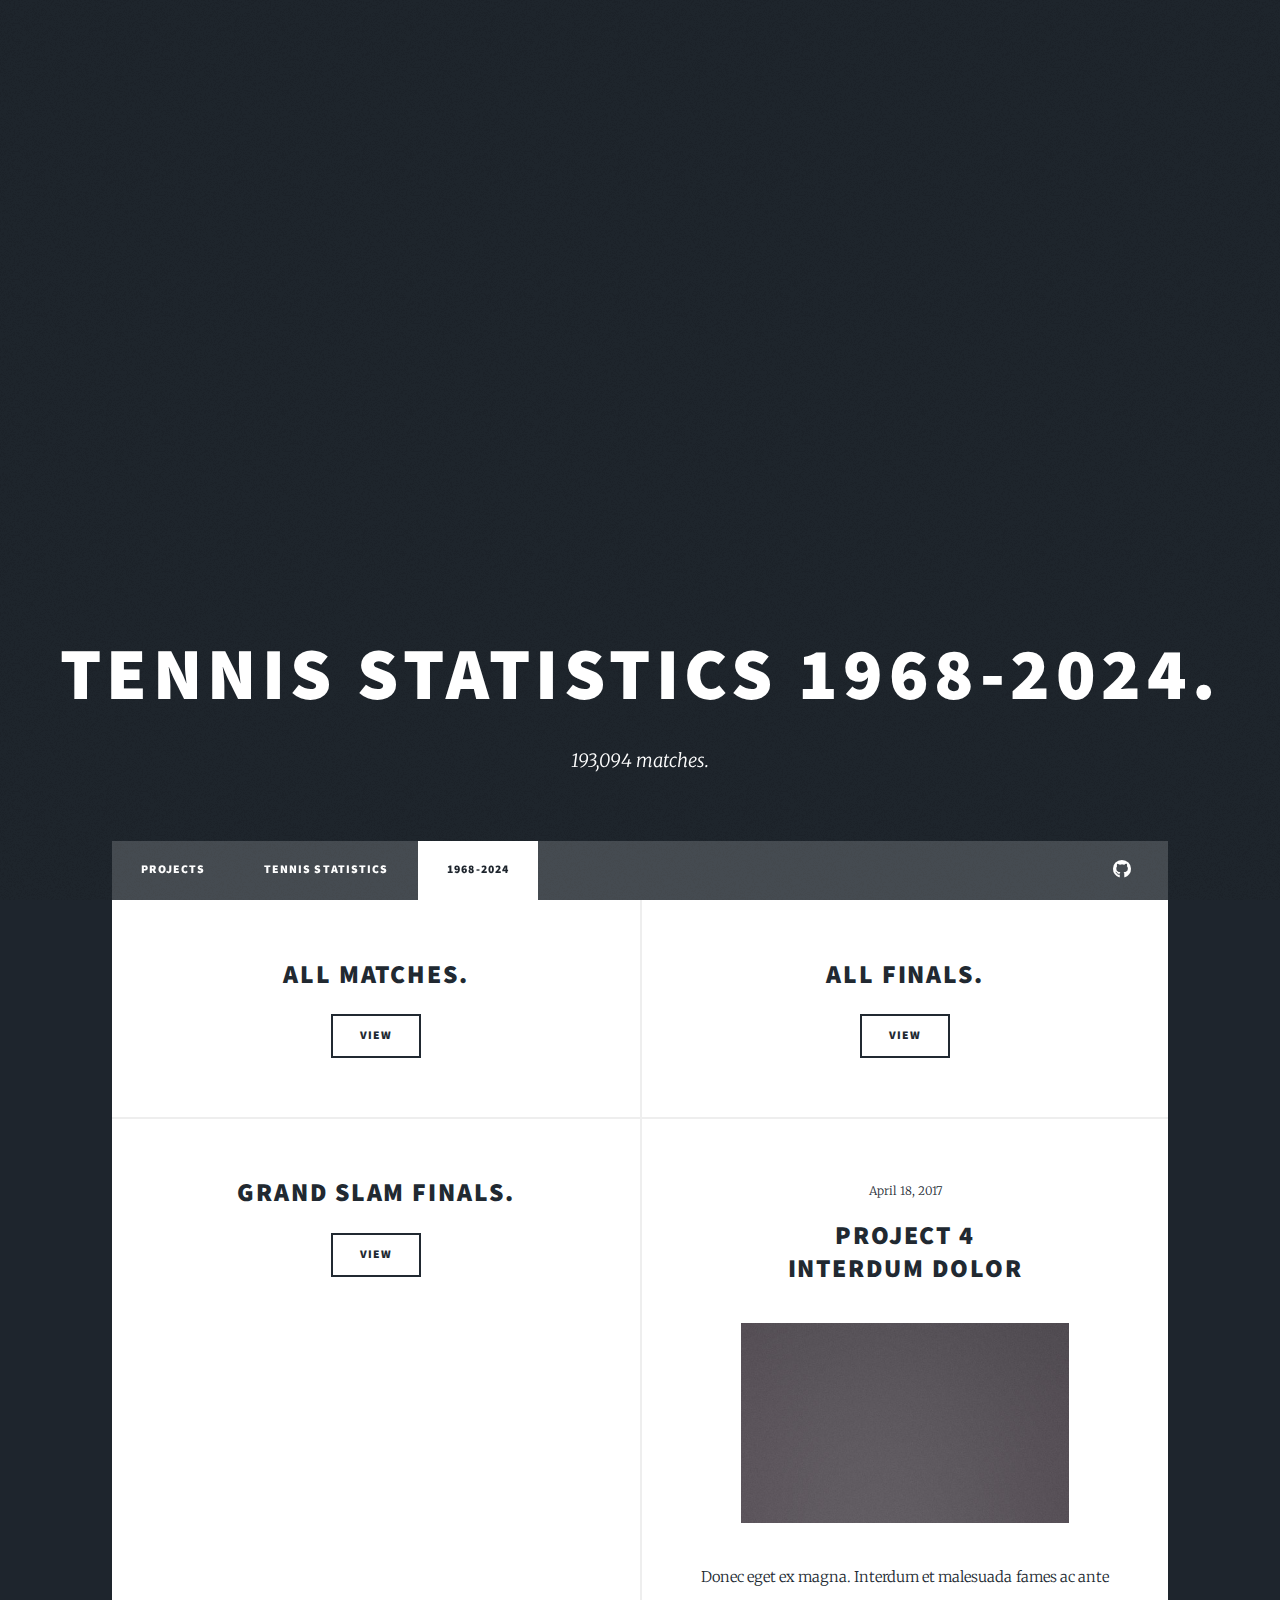
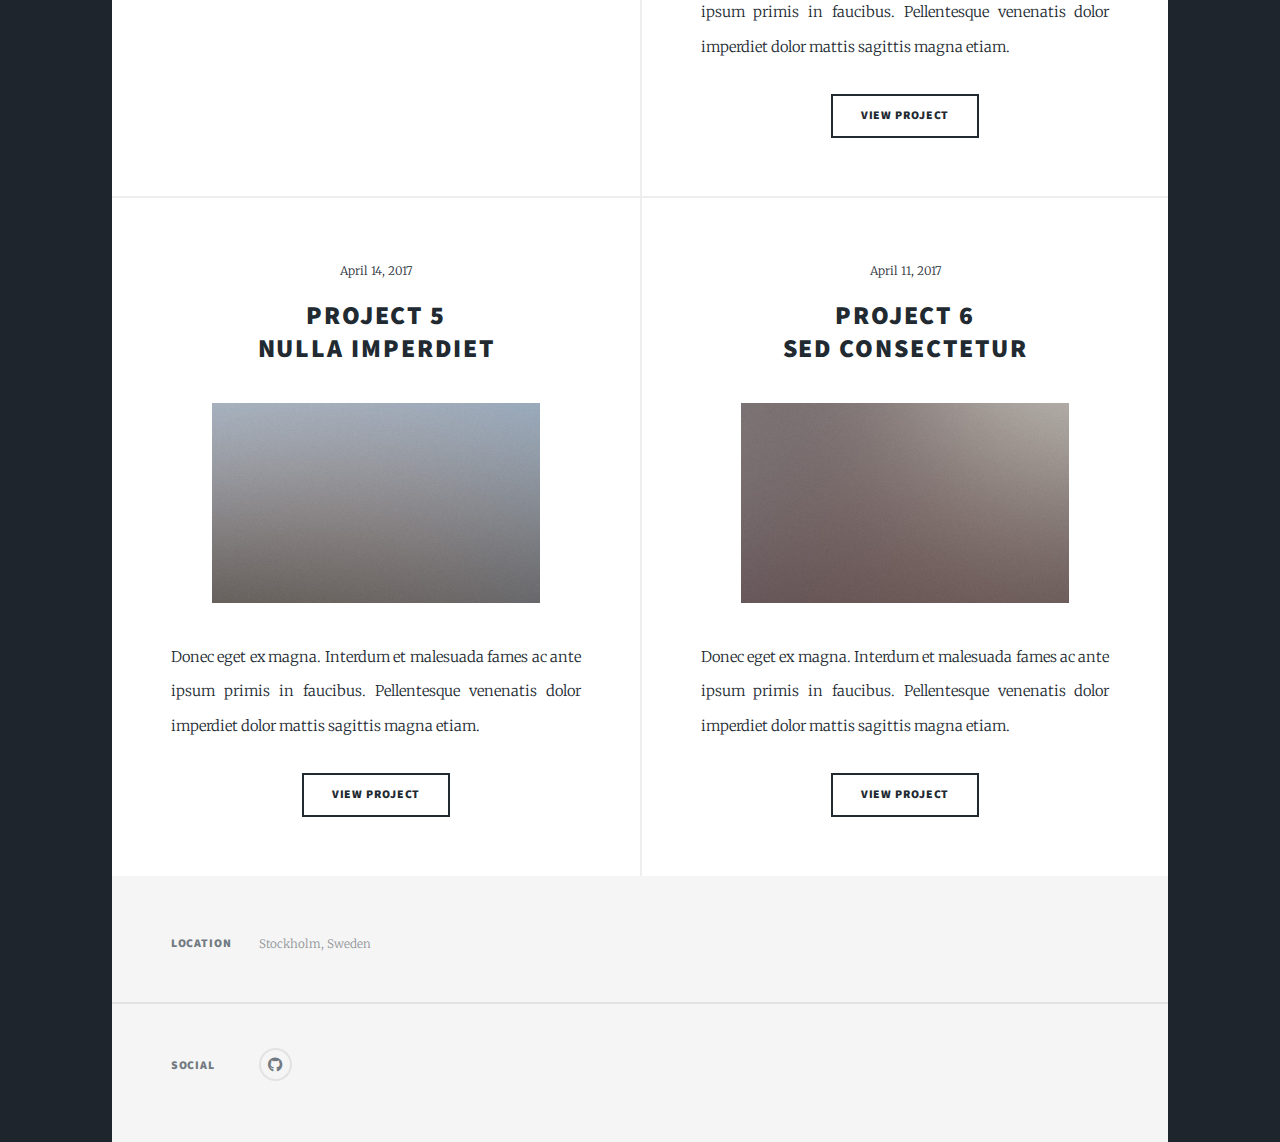
<file: whole_time_period.html>
<!DOCTYPE HTML>
<!--
	Massively by HTML5 UP
	html5up.net | @ajlkn
	Free for personal and commercial use under the CCA 3.0 license (html5up.net/license)
-->
<html>
	<head>
		<title>Michael's Portfolio</title>
		<meta charset="utf-8" />
		<meta name="viewport" content="width=device-width, initial-scale=1, user-scalable=no" />
		<link rel="stylesheet" href="assets/css/main.css" />
		<noscript><link rel="stylesheet" href="assets/css/noscript.css" /></noscript>
	</head>
	<body class="is-preload">
		<!---->
		<!-- Wrapper -->
			<div id="wrapper" class="fade-in">

				<!-- Intro -->
					<div id="intro">
						<h1>Tennis Statistics 1968-2024.<br />
						</h1>
						<p>193,094 matches.</a><br />
						<!--<a href="https://github.com/mickelane/"> @michael</a></p> -->
						<!--
						<ul class="actions">
							<li><a href="#header" class="button icon solid solo fa-arrow-down scrolly">Continue</a></li>
						</ul>
						-->
					</div>

				<!-- Header -->
					<!--
					<header id="header">
						<a href="index.html" class="logo">Michael</a>
					</header>
					-->

				<!-- Nav -->
					<nav id="nav">
						<ul class="links">
							
							<li><a href="index.html">Projects</a></li>
							<li><a href="sql_atp.html">Tennis statistics</a></li>
							<li class="active"><a href="whole_time_period.html">1968-2024</a></li>

							<!--
							<li><a href="generic.html">Generic Page</a></li>
							<li><a href="elements.html">Elements Reference</a></li>
							-->
						</ul>
						<ul class="icons">
							<!--
							<li><a href="#" class="icon brands fa-twitter"><span class="label">Twitter</span></a></li>
							<li><a href="#" class="icon brands fa-facebook-f"><span class="label">Facebook</span></a></li>
							<li><a href="#" class="icon brands fa-instagram"><span class="label">Instagram</span></a></li>
							-->
							<li><a href="https://github.com/mickelane/" class="icon brands fa-github"><span class="label">GitHub</span></a></li>
						</ul>
					</nav>

				<!-- Main -->
					<div id="main">

				
						<!-- Posts -->
							<section class="posts">
								<article>
									<header>
										<h2><a href="/whole_time_period_all_matches.html">All matches.<br />
										</a></h2>
									</header>
									
									<ul class="actions special">
										<li><a href="/whole_time_period_all_matches.html" class="button">View</a></li>
									</ul>
								</article>
								<article>
									<header>
										<h2><a href="/whole_time_period_finals.html">All finals.<br />
										</a></h2>
									</header>
									
									<ul class="actions special">
										<li><a href="/whole_time_period_finals.html" class="button">View</a></li>
									</ul>
								</article>
								<article>
									<header>
										<h2><a href="/whole_time_period_GSs.html">Grand Slam finals.<br />
										</a></h2>
									</header>
									
									<ul class="actions special">
										<li><a href="/whole_time_period_GSs.html" class="button">View</a></li>
									</ul>
								</article>
								<article>
									<header>
										<span class="date">April 18, 2017</span>
										<h2><a href="#">Project 4<br />
										interdum dolor</a></h2>
									</header>
									<a href="#" class="image fit"><img src="images/pic04.jpg" alt="" /></a>
									<p>Donec eget ex magna. Interdum et malesuada fames ac ante ipsum primis in faucibus. Pellentesque venenatis dolor imperdiet dolor mattis sagittis magna etiam.</p>
									<ul class="actions special">
										<li><a href="#" class="button">View project</a></li>
									</ul>
								</article>
								<article>
									<header>
										<span class="date">April 14, 2017</span>
										<h2><a href="#">Project 5<br />
										nulla imperdiet</a></h2>
									</header>
									<a href="#" class="image fit"><img src="images/pic05.jpg" alt="" /></a>
									<p>Donec eget ex magna. Interdum et malesuada fames ac ante ipsum primis in faucibus. Pellentesque venenatis dolor imperdiet dolor mattis sagittis magna etiam.</p>
									<ul class="actions special">
										<li><a href="#" class="button">View project</a></li>
									</ul>
								</article>
								<article>
									<header>
										<span class="date">April 11, 2017</span>
										<h2><a href="#">Project 6<br />
										sed consectetur</a></h2>
									</header>
									<a href="#" class="image fit"><img src="images/pic06.jpg" alt="" /></a>
									<p>Donec eget ex magna. Interdum et malesuada fames ac ante ipsum primis in faucibus. Pellentesque venenatis dolor imperdiet dolor mattis sagittis magna etiam.</p>
									<ul class="actions special">
										<li><a href="#" class="button">View project</a></li>
									</ul>
								</article>
							
							</section>

						<!-- Footer -->
							<!--
							<footer>
								<div class="pagination">
									<a href="#" class="previous">Prev</a>
									<a href="#" class="page active">1</a>
									<a href="#" class="page">2</a>
									<a href="#" class="page">3</a>
									<span class="extra">&hellip;</span>
									<a href="#" class="page">8</a>
									<a href="#" class="page">9</a>
									<a href="#" class="page">10</a>
									<a href="#" class="next">Next</a>
								</div>
							</footer> 
							-->

					</div>

				<!-- Footer -->
					<footer id="footer">
						<!--
						<section>
							<form method="post" action="#">
								<div class="fields">
									<div class="field">
										<label for="name">Name</label>
										<input type="text" name="name" id="name" />
									</div>
									<div class="field">
										<label for="email">Email</label>
										<input type="text" name="email" id="email" />
									</div>
									<div class="field">
										<label for="message">Message</label>
										<textarea name="message" id="message" rows="3"></textarea>
									</div>
								</div>
								<ul class="actions">
									<li><input type="submit" value="Send Message" /></li>
								</ul>
							</form>
						</section>
						-->
						<section class="split contact">
							<section class="alt">
								<h3>Location</h3>
								<p>Stockholm, Sweden</p>
							</section>
						
							<!--
							<section>
								<h3>Phone</h3>
								<p><a href="#">(000) 000-0000</a></p>
							</section>
							<section>
								<h3>Email</h3>
								<p><a href="#">info@untitled.tld</a></p>
							</section>
							-->
							<section>
								<h3>Social</h3>
								<ul class="icons alt">
									<!--
									<li><a href="#" class="icon brands alt fa-twitter"><span class="label">Twitter</span></a></li>
									<li><a href="#" class="icon brands alt fa-facebook-f"><span class="label">Facebook</span></a></li>
									<li><a href="#" class="icon brands alt fa-instagram"><span class="label">Instagram</span></a></li>
									-->
									<li><a href="https://github.com/mickelane/" class="icon brands alt fa-github"><span class="label">GitHub</span></a></li>
								</ul>
							</section>
						</section>
					</footer>
					
				<!-- Copyright -->
					<!--
					<div id="copyright">
						<ul><li>&copy; Untitled</li><li>Design: <a href="https://html5up.net">HTML5 UP</a></li></ul>
					</div>
					-->
			</div>

		<!-- Scripts -->
			<script src="assets/js/jquery.min.js"></script>
			<script src="assets/js/jquery.scrollex.min.js"></script>
			<script src="assets/js/jquery.scrolly.min.js"></script>
			<script src="assets/js/browser.min.js"></script>
			<script src="assets/js/breakpoints.min.js"></script>
			<script src="assets/js/util.js"></script>
			<script src="assets/js/main.js"></script>

	</body>
</html>
</file>
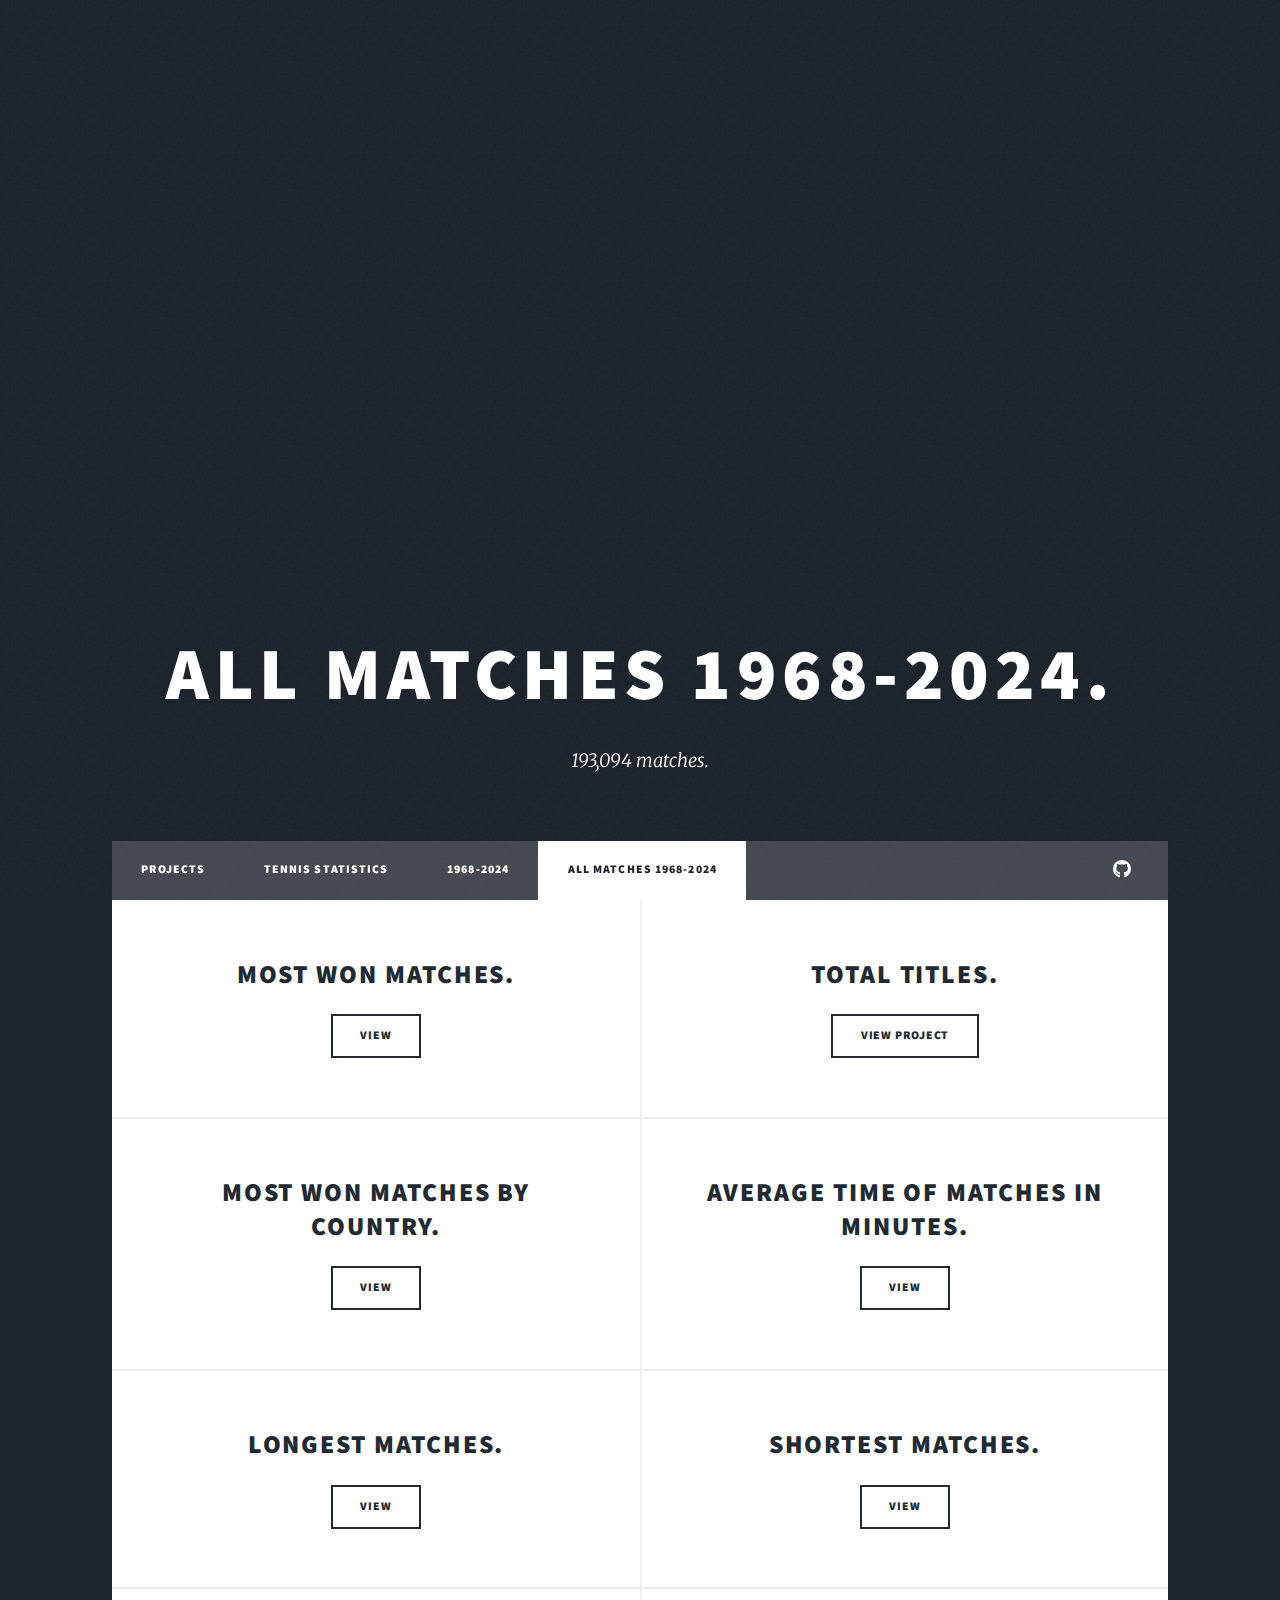
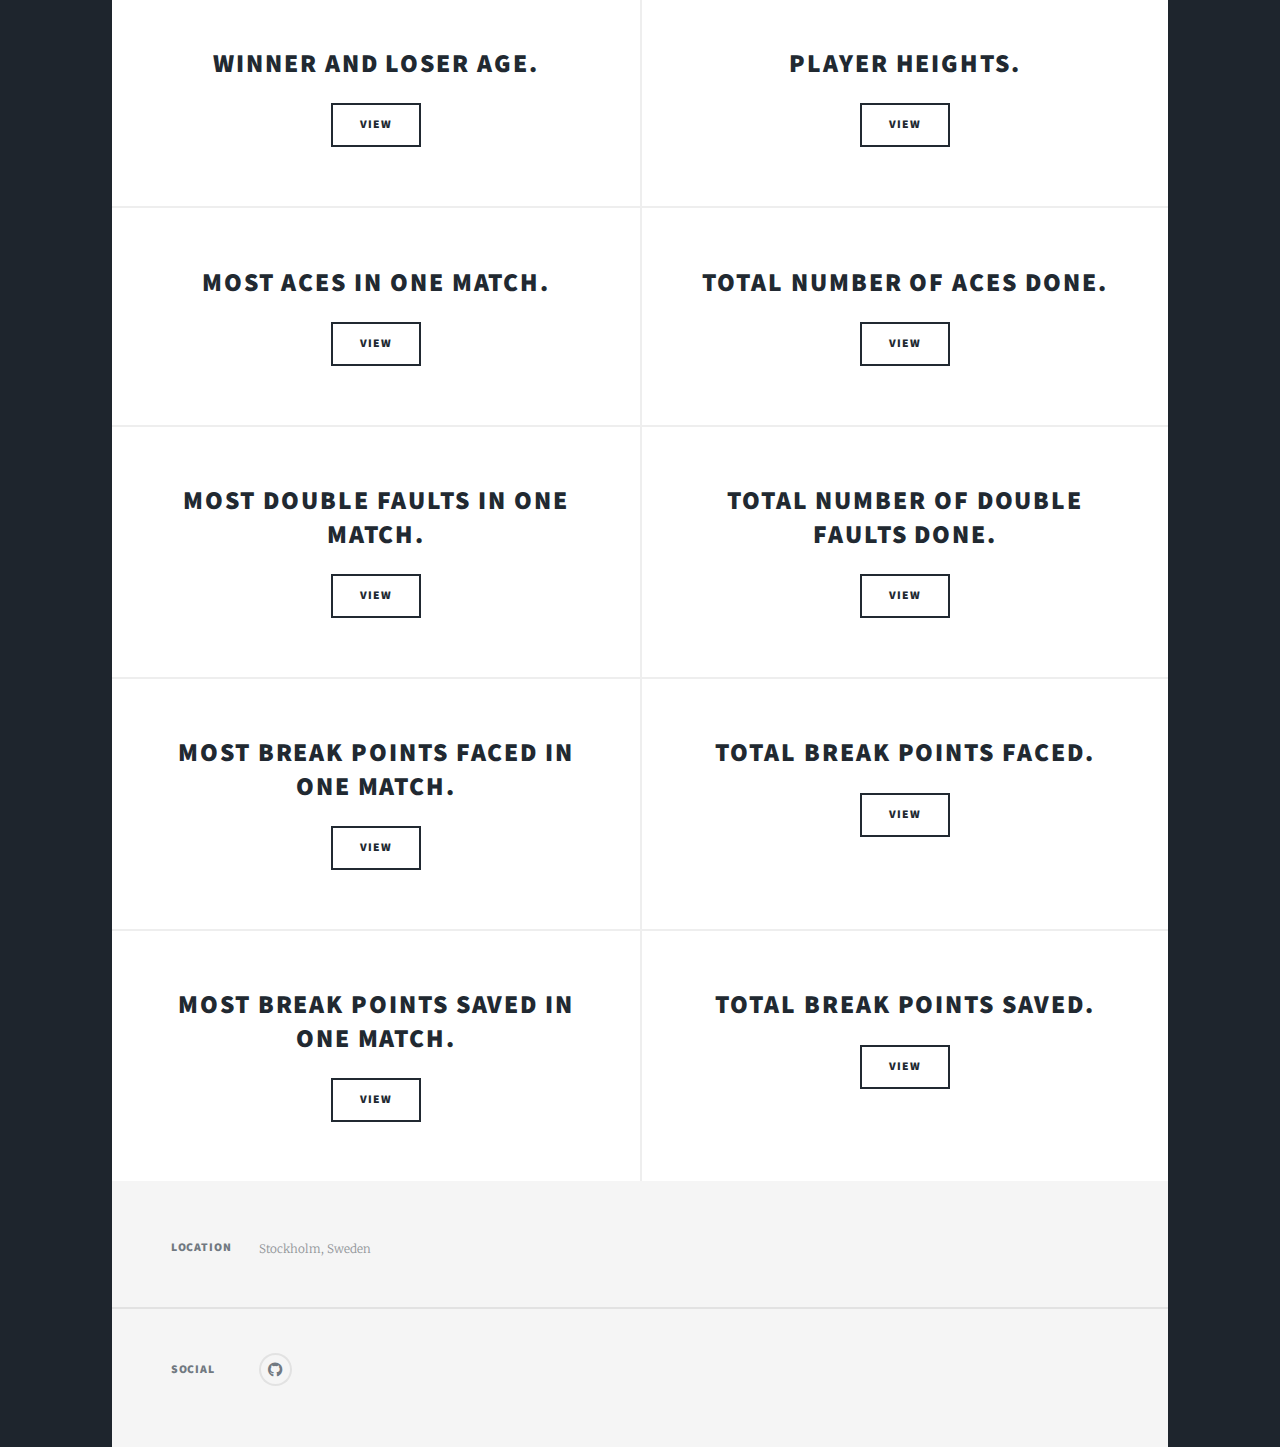
<file: whole_time_period_all_matches.html>
<!DOCTYPE HTML>
<!--
	Massively by HTML5 UP
	html5up.net | @ajlkn
	Free for personal and commercial use under the CCA 3.0 license (html5up.net/license)
-->
<html>
	<head>
		<title>Michael's Portfolio</title>
		<meta charset="utf-8" />
		<meta name="viewport" content="width=device-width, initial-scale=1, user-scalable=no" />
		<link rel="stylesheet" href="assets/css/main.css" />
		<noscript><link rel="stylesheet" href="assets/css/noscript.css" /></noscript>
	</head>
	<body class="is-preload">
		<!---->
		<!-- Wrapper -->
			<div id="wrapper" class="fade-in">

				<!-- Intro -->
					<div id="intro">
						<h1>All matches 1968-2024.<br />
						</h1>
						<p>193,094 matches.</a><br />
						<!--<a href="https://github.com/mickelane/"> @michael</a></p> -->
						<!--
						<ul class="actions">
							<li><a href="#header" class="button icon solid solo fa-arrow-down scrolly">Continue</a></li>
						</ul>
						-->
					</div>

				<!-- Header -->
					<!--
					<header id="header">
						<a href="index.html" class="logo">Michael</a>
					</header>
					-->

				<!-- Nav -->
					<nav id="nav">
						<ul class="links">
							
							<li><a href="index.html">Projects</a></li>
							<li><a href="sql_atp.html">Tennis statistics</a></li>
							<li ><a href="whole_time_period.html">1968-2024</a></li>
							<li class="active"><a href="whole_time_period_all_matches.html">All matches 1968-2024</a></li>
							<!--
							<li><a href="generic.html">Generic Page</a></li>
							<li><a href="elements.html">Elements Reference</a></li>
							-->
						</ul>
						<ul class="icons">
							<!--
							<li><a href="#" class="icon brands fa-twitter"><span class="label">Twitter</span></a></li>
							<li><a href="#" class="icon brands fa-facebook-f"><span class="label">Facebook</span></a></li>
							<li><a href="#" class="icon brands fa-instagram"><span class="label">Instagram</span></a></li>
							-->
							<li><a href="https://github.com/mickelane/" class="icon brands fa-github"><span class="label">GitHub</span></a></li>
						</ul>
					</nav>

				<!-- Main -->
					<div id="main">

				
						<!-- Posts -->
							<section class="posts">
								<article>
									<header>
										<!--
										<span class="date">April 22, 2017</span>
									-->
										<h2><a href="/images/total_matches_won_1968_2024.png">Most won matches.<br />
										</a></h2>
									</header>
									<ul class="actions special">
										<li><a href="/images/total_matches_won_1968_2024.png" class="button">View</a></li>
									</ul>
								</article>
								<article>
									<header>
										<h2><a href="/images/total_titles_1968_2024.png">Total titles.<br />
										</a></h2>
									</header>
						
									<ul class="actions special">
										<li><a href="/images/total_titles_1968_2024.png" class="button">View project</a></li>
									</ul>
								</article>
								<article>
									<header>
										<h2><a href="/images/total_won_matches_by_country_1968-2024.png">Most won matches by country.<br />
										</a></h2>
									</header>
									
									<ul class="actions special">
										<li><a href="/images/total_won_matches_by_country_1968-2024.png" class="button">View</a></li>
									</ul>
								</article>
								<article>
									<header>
										<h2><a href="/images/total_matches_time_1968_2024.png">Average time of matches in minutes.<br />
										</a></h2>
									</header>
									
									<ul class="actions special">
										<li><a href="/images/total_matches_time_1968_2024.png" class="button">View</a></li>
									</ul>
								</article>
								<article>
									<header>
										<h2><a href="/images/total_longest_matches.png">Longest matches.<br />
										</a></h2>
									</header>
									
									<ul class="actions special">
										<li><a href="/images/total_longest_matches.png" class="button">View</a></li>
									</ul>
								</article>
								<article>
									<header>
										<h2><a href="/images/total_shortest_matches.png">Shortest matches.<br />
										</a></h2>
									</header>
									
									<ul class="actions special">
										<li><a href="/images/total_shortest_matches.png" class="button">View</a></li>
									</ul>
								</article>
								
								
								<article>
									<header>
										<h2><a href="/images/Total_avg_age.png">Winner and loser age.<br />
										</a></h2>
									</header>
									
									<ul class="actions special">
										<li><a href="/images/Total_avg_age.png" class="button">View</a></li>
									</ul>
								</article>
								<article>
									<header>
										<h2><a href="/images/total_height.png">Player heights.<br />
										</a></h2>
									</header>
									
									<ul class="actions special">
										<li><a href="/images/total_height.png" class="button">View</a></li>
									</ul>
								</article>
								<article>
									<header>
										<h2><a href="/images/total_aces_in_one_match.png">Most aces in one match.<br />
										</a></h2>
									</header>
									
									<ul class="actions special">
										<li><a href="/images/total_aces_in_one_match.png" class="button">View</a></li>
									</ul>
								</article>
								<article>
									<header>
										<h2><a href="/images/total_sum_of_aces.png">Total number of aces done.<br />
										</a></h2>
									</header>
									
									<ul class="actions special">
										<li><a href="/images/total_sum_of_aces.png" class="button">View</a></li>
									</ul>
								</article>
								<article>
									<header>
										<h2><a href="/images/total_dfs_in_one_match.png">Most double faults in one match.<br />
										</a></h2>
									</header>
									
									<ul class="actions special">
										<li><a href="/images/total_dfs_in_one_match.png" class="button">View</a></li>
									</ul>
								</article>
								<article>
									<header>
										<h2><a href="/images/total_sum_of_dfs.png">Total number of double faults done.<br />
										</a></h2>
									</header>
									
									<ul class="actions special">
										<li><a href="/images/total_sum_of_dfs.png" class="button">View</a></li>
									</ul>
								</article>
								<article>
									<header>
										<h2><a href="/images/total_most_bp_faced_one_match.png">Most break points faced in one match.<br />
										</a></h2>
									</header>
									
									<ul class="actions special">
										<li><a href="/images/total_most_bp_faced_one_match.png" class="button">View</a></li>
									</ul>
								</article>
								<article>
									<header>
										<h2><a href="/images/total_sum_most_bp_faced.png">Total break points faced.<br />
										</a></h2>
									</header>
									
									<ul class="actions special">
										<li><a href="/images/total_sum_most_bp_faced.png" class="button">View</a></li>
									</ul>
								</article>
								<article>
									<header>
										<h2><a href="/images/total_most_bp_saved_one_match.png">Most break points saved in one match.<br />
										</a></h2>
									</header>
									
									<ul class="actions special">
										<li><a href="/images/total_most_bp_saved_one_match.png" class="button">View</a></li>
									</ul>
								</article>
								<article>
									<header>
										<h2><a href="/images/total_sum_most_bp_saved.png">Total break points saved.<br />
										</a></h2>
									</header>
									
									<ul class="actions special">
										<li><a href="/images/total_sum_most_bp_saved.png" class="button">View</a></li>
									</ul>
								</article>
							</section>

						<!-- Footer -->
							<!--
							<footer>
								<div class="pagination">
									<a href="#" class="previous">Prev</a>
									<a href="#" class="page active">1</a>
									<a href="#" class="page">2</a>
									<a href="#" class="page">3</a>
									<span class="extra">&hellip;</span>
									<a href="#" class="page">8</a>
									<a href="#" class="page">9</a>
									<a href="#" class="page">10</a>
									<a href="#" class="next">Next</a>
								</div>
							</footer> 
							-->

					</div>

				<!-- Footer -->
					<footer id="footer">
						<!--
						<section>
							<form method="post" action="#">
								<div class="fields">
									<div class="field">
										<label for="name">Name</label>
										<input type="text" name="name" id="name" />
									</div>
									<div class="field">
										<label for="email">Email</label>
										<input type="text" name="email" id="email" />
									</div>
									<div class="field">
										<label for="message">Message</label>
										<textarea name="message" id="message" rows="3"></textarea>
									</div>
								</div>
								<ul class="actions">
									<li><input type="submit" value="Send Message" /></li>
								</ul>
							</form>
						</section>
						-->
						<section class="split contact">
							<section class="alt">
								<h3>Location</h3>
								<p>Stockholm, Sweden</p>
							</section>
						
							<!--
							<section>
								<h3>Phone</h3>
								<p><a href="#">(000) 000-0000</a></p>
							</section>
							<section>
								<h3>Email</h3>
								<p><a href="#">info@untitled.tld</a></p>
							</section>
							-->
							<section>
								<h3>Social</h3>
								<ul class="icons alt">
									<!--
									<li><a href="#" class="icon brands alt fa-twitter"><span class="label">Twitter</span></a></li>
									<li><a href="#" class="icon brands alt fa-facebook-f"><span class="label">Facebook</span></a></li>
									<li><a href="#" class="icon brands alt fa-instagram"><span class="label">Instagram</span></a></li>
									-->
									<li><a href="https://github.com/mickelane/" class="icon brands alt fa-github"><span class="label">GitHub</span></a></li>
								</ul>
							</section>
						</section>
					</footer>
					
				<!-- Copyright -->
					<!--
					<div id="copyright">
						<ul><li>&copy; Untitled</li><li>Design: <a href="https://html5up.net">HTML5 UP</a></li></ul>
					</div>
					-->
			</div>

		<!-- Scripts -->
			<script src="assets/js/jquery.min.js"></script>
			<script src="assets/js/jquery.scrollex.min.js"></script>
			<script src="assets/js/jquery.scrolly.min.js"></script>
			<script src="assets/js/browser.min.js"></script>
			<script src="assets/js/breakpoints.min.js"></script>
			<script src="assets/js/util.js"></script>
			<script src="assets/js/main.js"></script>

	</body>
</html>
</file>
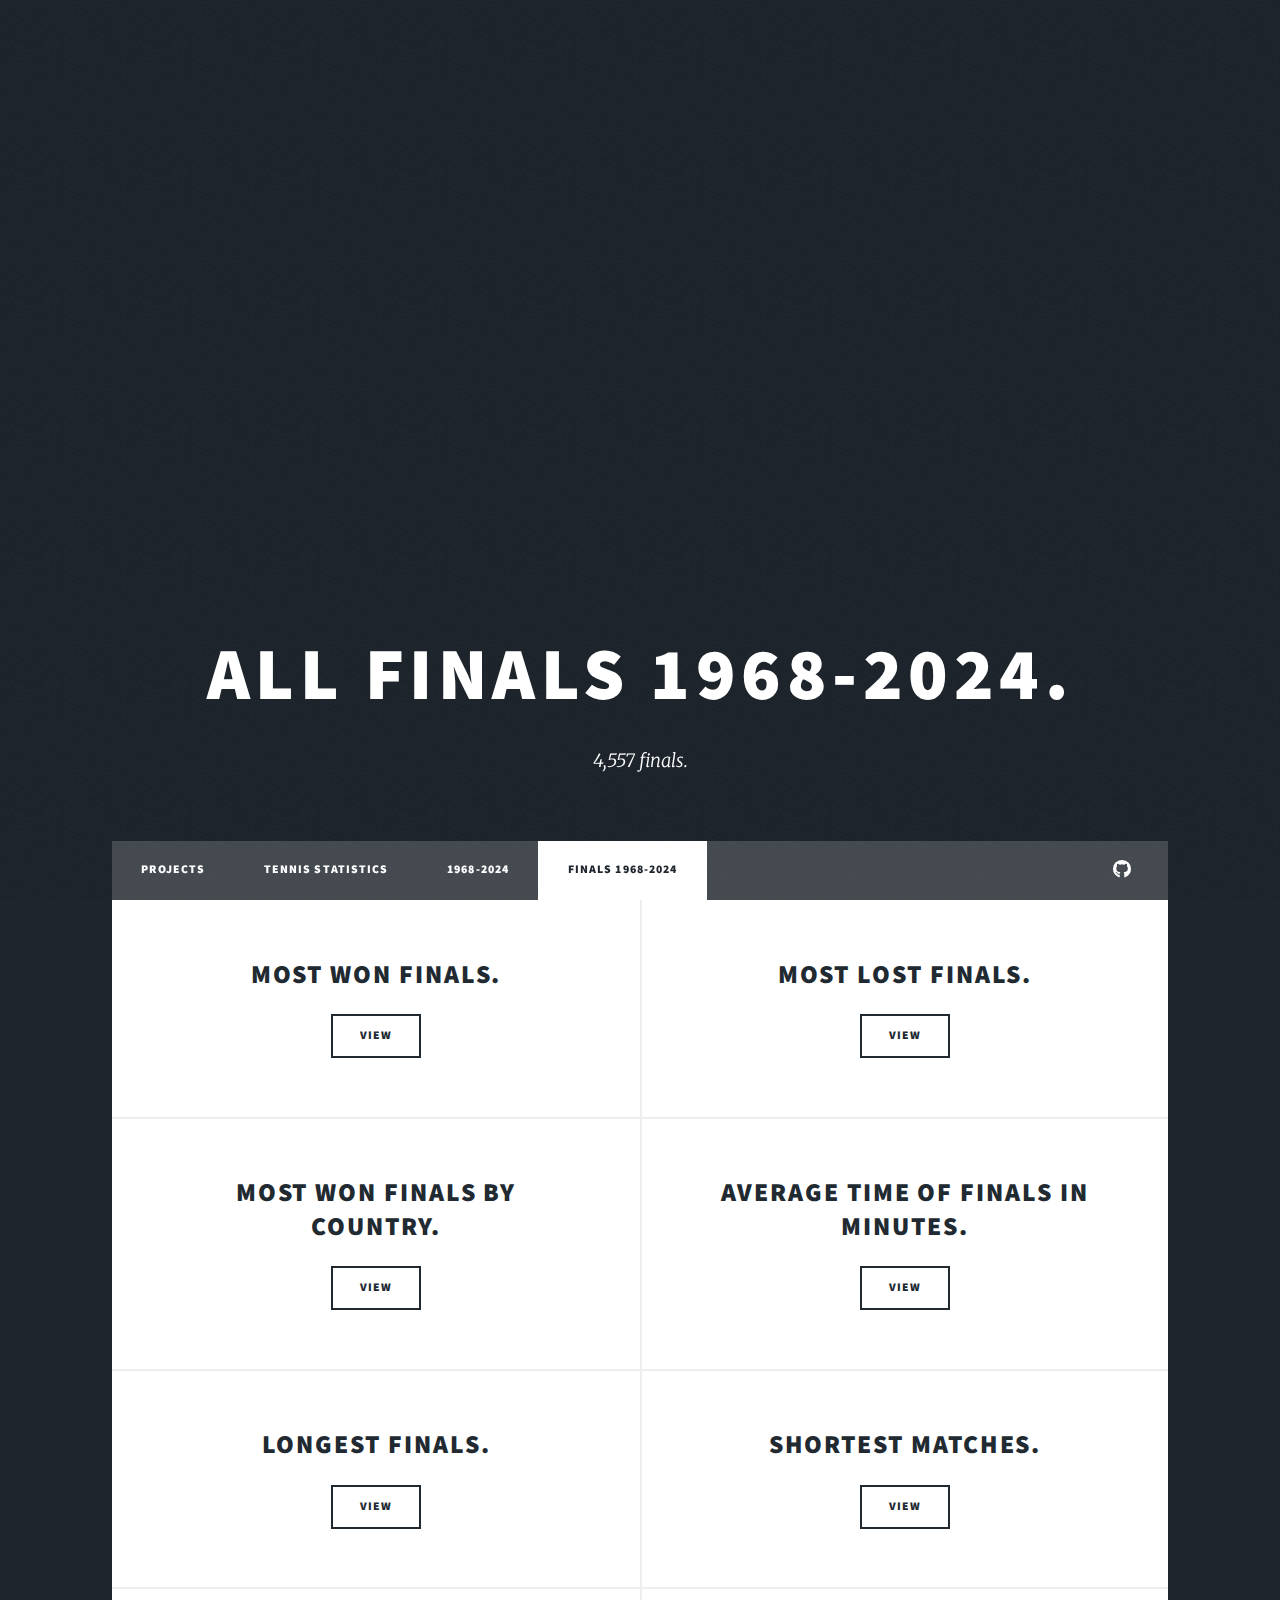
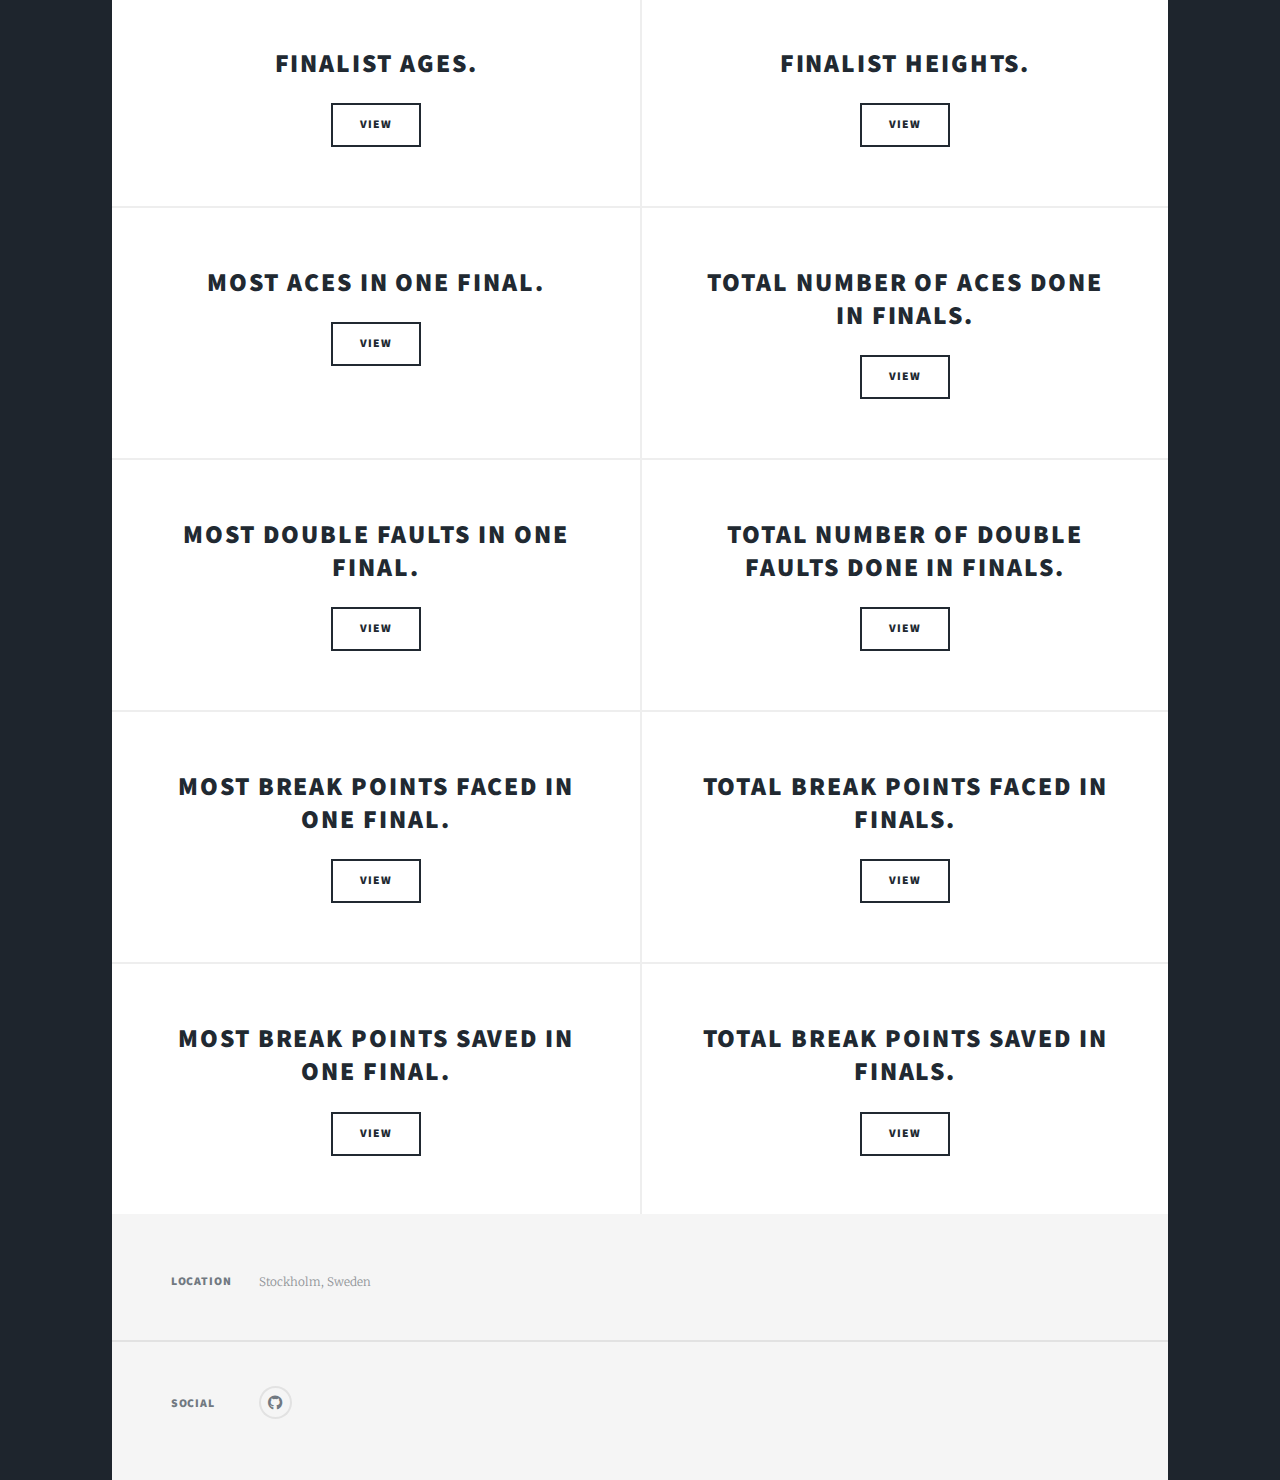
<file: whole_time_period_finals.html>
<!DOCTYPE HTML>
<!--
	Massively by HTML5 UP
	html5up.net | @ajlkn
	Free for personal and commercial use under the CCA 3.0 license (html5up.net/license)
-->
<html>
	<head>
		<title>Michael's Portfolio</title>
		<meta charset="utf-8" />
		<meta name="viewport" content="width=device-width, initial-scale=1, user-scalable=no" />
		<link rel="stylesheet" href="assets/css/main.css" />
		<noscript><link rel="stylesheet" href="assets/css/noscript.css" /></noscript>
	</head>
	<body class="is-preload">
		<!---->
		<!-- Wrapper -->
			<div id="wrapper" class="fade-in">

				<!-- Intro -->
					<div id="intro">
						<h1>All finals 1968-2024.<br />
						</h1>
						<p>4,557 finals.</a><br />
						
					</div>

				
				<!-- Nav -->
					<nav id="nav">
						<ul class="links">
							
							<li><a href="index.html">Projects</a></li>
							<li><a href="sql_atp.html">Tennis statistics</a></li>
							<li ><a href="whole_time_period.html">1968-2024</a></li>
							<li class="active"><a href="whole_time_period_finals.html">Finals 1968-2024</a></li>
							<!--
							<li><a href="generic.html">Generic Page</a></li>
							<li><a href="elements.html">Elements Reference</a></li>
							-->
						</ul>
						<ul class="icons">
							<!--
							<li><a href="#" class="icon brands fa-twitter"><span class="label">Twitter</span></a></li>
							<li><a href="#" class="icon brands fa-facebook-f"><span class="label">Facebook</span></a></li>
							<li><a href="#" class="icon brands fa-instagram"><span class="label">Instagram</span></a></li>
							-->
							<li><a href="https://github.com/mickelane/" class="icon brands fa-github"><span class="label">GitHub</span></a></li>
						</ul>
					</nav>

				<!-- Main -->
					<div id="main">

				



						<!-- Posts -->
							<section class="posts">
								<article>
									<header>
										<h2><a href="/images/images_whole_time_finals/total_finals_won_1968_2024.png">Most won finals.<br />
										</a></h2>
									</header>
									<ul class="actions special">
										<li><a href="/images/images_whole_time_finals/total_finals_won_1968_2024.png" class="button">View</a></li>
									</ul>
								</article>
								<article>
									<header>
										<h2><a href="/images/images_whole_time_finals/total_finals_lost_1968_2024.png">Most lost finals.<br />
										</a></h2>
									</header>
						
									<ul class="actions special">
										<li><a href="/images/images_whole_time_finals/total_finals_lost_1968_2024.png" class="button">View</a></li>
									</ul>
								</article>
								<article>
									<header>
										<h2><a href="/images/images_whole_time_finals/total_won_finalsby_country_1968-2024.png">Most won finals by country.<br />
										</a></h2>
									</header>
									
									<ul class="actions special">
										<li><a href="/images/images_whole_time_finals/total_won_finalsby_country_1968-2024.png" class="button">View</a></li>
									</ul>
								</article>
								<article>
									<header>
										<h2><a href="/images/images_whole_time_finals/total_finals_avg_time_1968_2024.png">Average time of finals in minutes.<br />
										</a></h2>
									</header>
									
									<ul class="actions special">
										<li><a href="/images/images_whole_time_finals/total_finals_avg_time_1968_2024.png" class="button">View</a></li>
									</ul>
								</article>
								<article>
									<header>
										<h2><a href="/images/images_whole_time_finals/total_finals_longest_matches.png">Longest finals.<br />
										</a></h2>
									</header>
									
									<ul class="actions special">
										<li><a href="/images/images_whole_time_finals/total_finals_longest_matches.png" class="button">View</a></li>
									</ul>
								</article>
								<article>
									<header>
										<h2><a href="/images/images_whole_time_finals/total_finals_shortest_matches.png">Shortest matches.<br />
										</a></h2>
									</header>
									
									<ul class="actions special">
										<li><a href="/images/images_whole_time_finals/total_finals_shortest_matches.png" class="button">View</a></li>
									</ul>
								</article>
								
								
								<article>
									<header>
										<h2><a href="/images/images_whole_time_finals/Total_finals_avg_age.png">Finalist ages.<br />
										</a></h2>
									</header>
									
									<ul class="actions special">
										<li><a href="/images/images_whole_time_finals/Total_finals_avg_age.png" class="button">View</a></li>
									</ul>
								</article>
								<article>
									<header>
										<h2><a href="/images/images_whole_time_finals/total_finals_height.png">Finalist heights.<br />
										</a></h2>
									</header>
									
									<ul class="actions special">
										<li><a href="/images/images_whole_time_finals/total_finals_height.png" class="button">View</a></li>
									</ul>
								</article>
								<article>
									<header>
										<h2><a href="/images/images_whole_time_finals/total_final_aces_in_one_final.png">Most aces in one final.<br />
										</a></h2>
									</header>
									
									<ul class="actions special">
										<li><a href="/images/images_whole_time_finals/total_final_aces_in_one_final.png" class="button">View</a></li>
									</ul>
								</article>
								<article>
									<header>
										<h2><a href="/images/images_whole_time_finals/total_final_sum_of_aces.png">Total number of aces done in finals.<br />
										</a></h2>
									</header>
									
									<ul class="actions special">
										<li><a href="/images/images_whole_time_finals/total_final_sum_of_aces.png" class="button">View</a></li>
									</ul>
								</article>
								<article>
									<header>
										<h2><a href="/images/images_whole_time_finals/total_final_dfs_in_one_final.png">Most double faults in one final.<br />
										</a></h2>
									</header>
									
									<ul class="actions special">
										<li><a href="/images/images_whole_time_finals/total_final_dfs_in_one_final.png" class="button">View</a></li>
									</ul>
								</article>
								<article>
									<header>
										<h2><a href="/images/images_whole_time_finals/total_finals_sum_of_dfs.png">Total number of double faults done in finals.<br />
										</a></h2>
									</header>
									
									<ul class="actions special">
										<li><a href="/images/images_whole_time_finals/total_finals_sum_of_dfs.png" class="button">View</a></li>
									</ul>
								</article>
								<article>
									<header>
										<h2><a href="/images/images_whole_time_finals/total_final_most_bp_faced_one_match.png">Most break points faced in one final.<br />
										</a></h2>
									</header>
									
									<ul class="actions special">
										<li><a href="/images/images_whole_time_finals/total_final_most_bp_faced_one_match.png" class="button">View</a></li>
									</ul>
								</article>
								<article>
									<header>
										<h2><a href="/images/images_whole_time_finals/total_finals_sum_most_bp_faced.png">Total break points faced in finals.<br />
										</a></h2>
									</header>
									
									<ul class="actions special">
										<li><a href="/images/images_whole_time_finals/total_finals_sum_most_bp_faced.png" class="button">View</a></li>
									</ul>
								</article>
								<article>
									<header>
										<h2><a href="/images/images_whole_time_finals/total_finals_most_bp_saved_one_match.png">Most break points saved in one final.<br />
										</a></h2>
									</header>
									
									<ul class="actions special">
										<li><a href="/images/images_whole_time_finals/total_finals_most_bp_saved_one_match.png" class="button">View</a></li>
									</ul>
								</article>
								<article>
									<header>
										<h2><a href="/images/images_whole_time_finals/total_final_sum_most_bp_saved.png">Total break points saved in finals.<br />
										</a></h2>
									</header>
									
									<ul class="actions special">
										<li><a href="/images/images_whole_time_finals/total_final_sum_most_bp_saved.png" class="button">View</a></li>
									</ul>
								</article>
							</section>

						<!-- Footer -->
							<!--
							<footer>
								<div class="pagination">
									<a href="#" class="previous">Prev</a>
									<a href="#" class="page active">1</a>
									<a href="#" class="page">2</a>
									<a href="#" class="page">3</a>
									<span class="extra">&hellip;</span>
									<a href="#" class="page">8</a>
									<a href="#" class="page">9</a>
									<a href="#" class="page">10</a>
									<a href="#" class="next">Next</a>
								</div>
							</footer> 
							-->

					</div>

				<!-- Footer -->
					<footer id="footer">
						
						<section class="split contact">
							<section class="alt">
								<h3>Location</h3>
								<p>Stockholm, Sweden</p>
							</section>
						
							<!--
							<section>
								<h3>Phone</h3>
								<p><a href="#">(000) 000-0000</a></p>
							</section>
							<section>
								<h3>Email</h3>
								<p><a href="#">info@untitled.tld</a></p>
							</section>
							-->
							<section>
								<h3>Social</h3>
								<ul class="icons alt">
									<!--
									<li><a href="#" class="icon brands alt fa-twitter"><span class="label">Twitter</span></a></li>
									<li><a href="#" class="icon brands alt fa-facebook-f"><span class="label">Facebook</span></a></li>
									<li><a href="#" class="icon brands alt fa-instagram"><span class="label">Instagram</span></a></li>
									-->
									<li><a href="https://github.com/mickelane/" class="icon brands alt fa-github"><span class="label">GitHub</span></a></li>
								</ul>
							</section>
						</section>
					</footer>
					
				<!-- Copyright -->
					<!--
					<div id="copyright">
						<ul><li>&copy; Untitled</li><li>Design: <a href="https://html5up.net">HTML5 UP</a></li></ul>
					</div>
					-->
			</div>

		<!-- Scripts -->
			<script src="assets/js/jquery.min.js"></script>
			<script src="assets/js/jquery.scrollex.min.js"></script>
			<script src="assets/js/jquery.scrolly.min.js"></script>
			<script src="assets/js/browser.min.js"></script>
			<script src="assets/js/breakpoints.min.js"></script>
			<script src="assets/js/util.js"></script>
			<script src="assets/js/main.js"></script>

	</body>
</html>
</file>
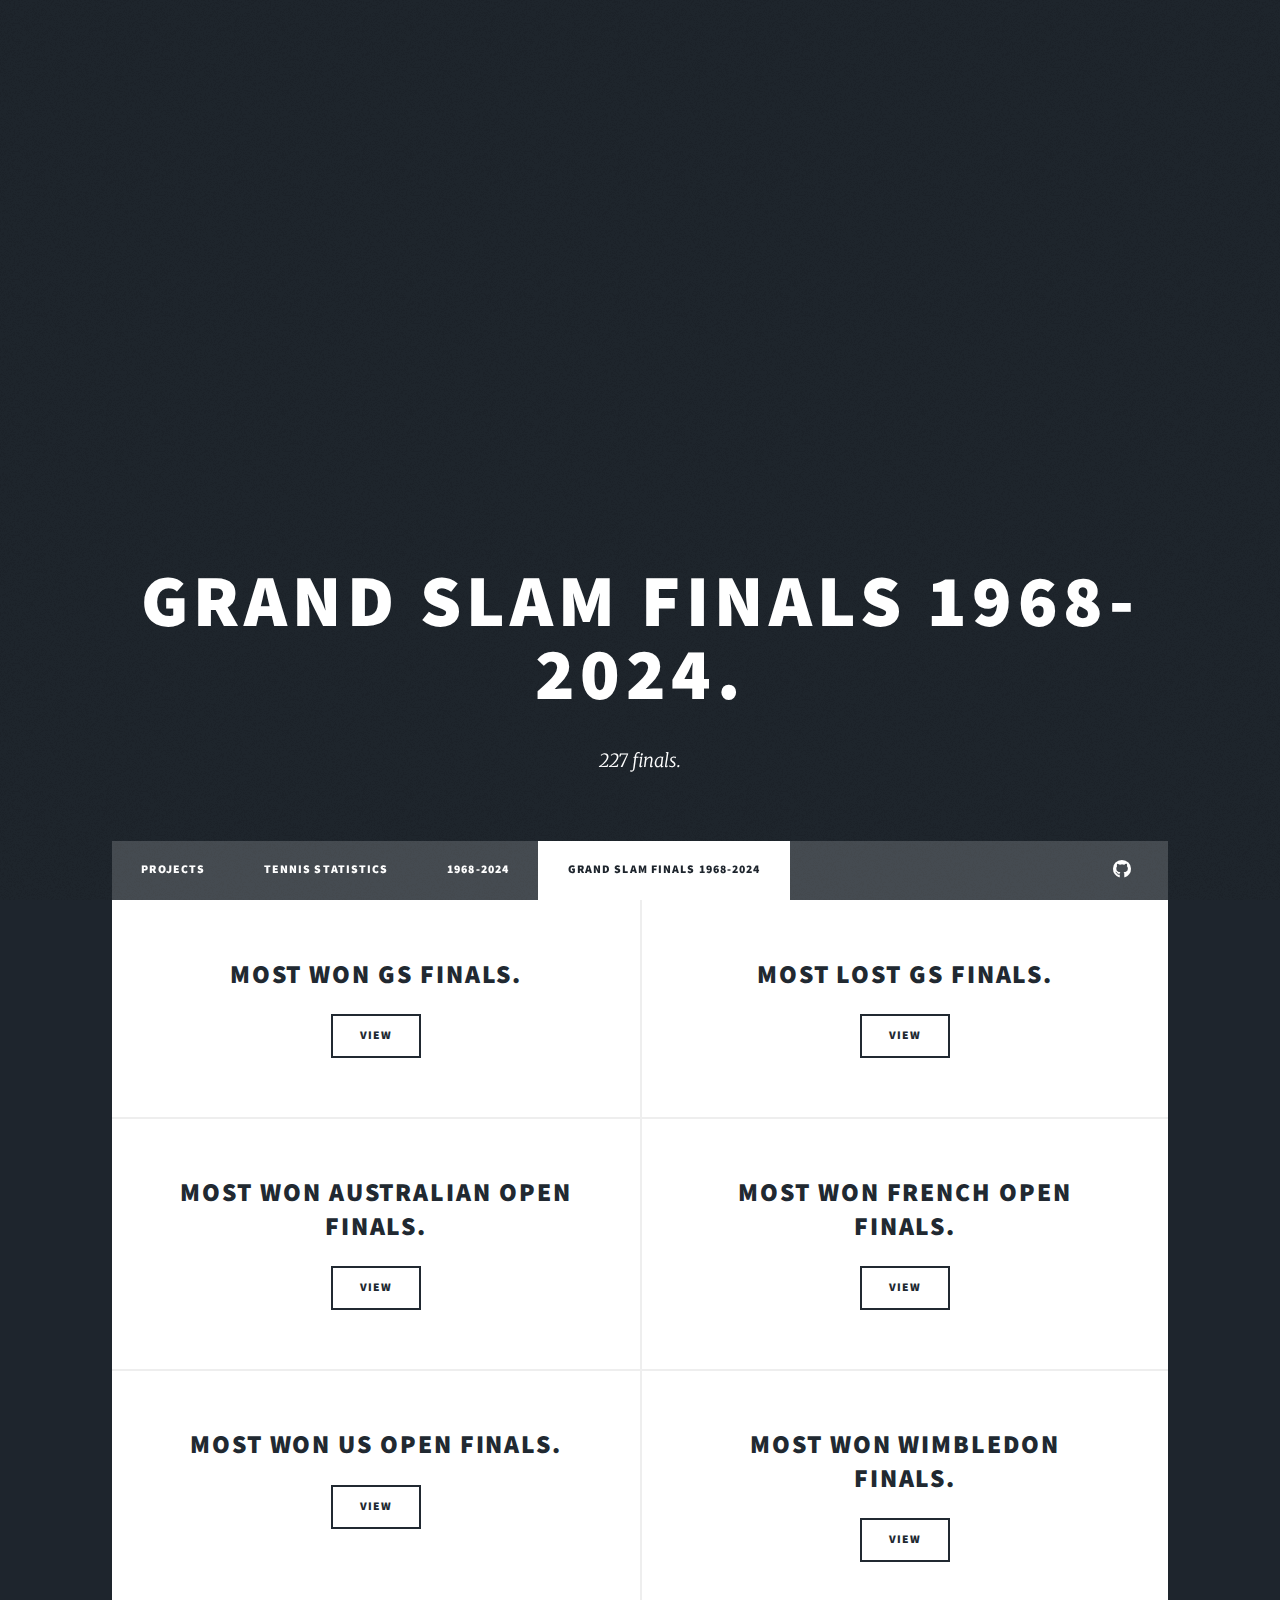
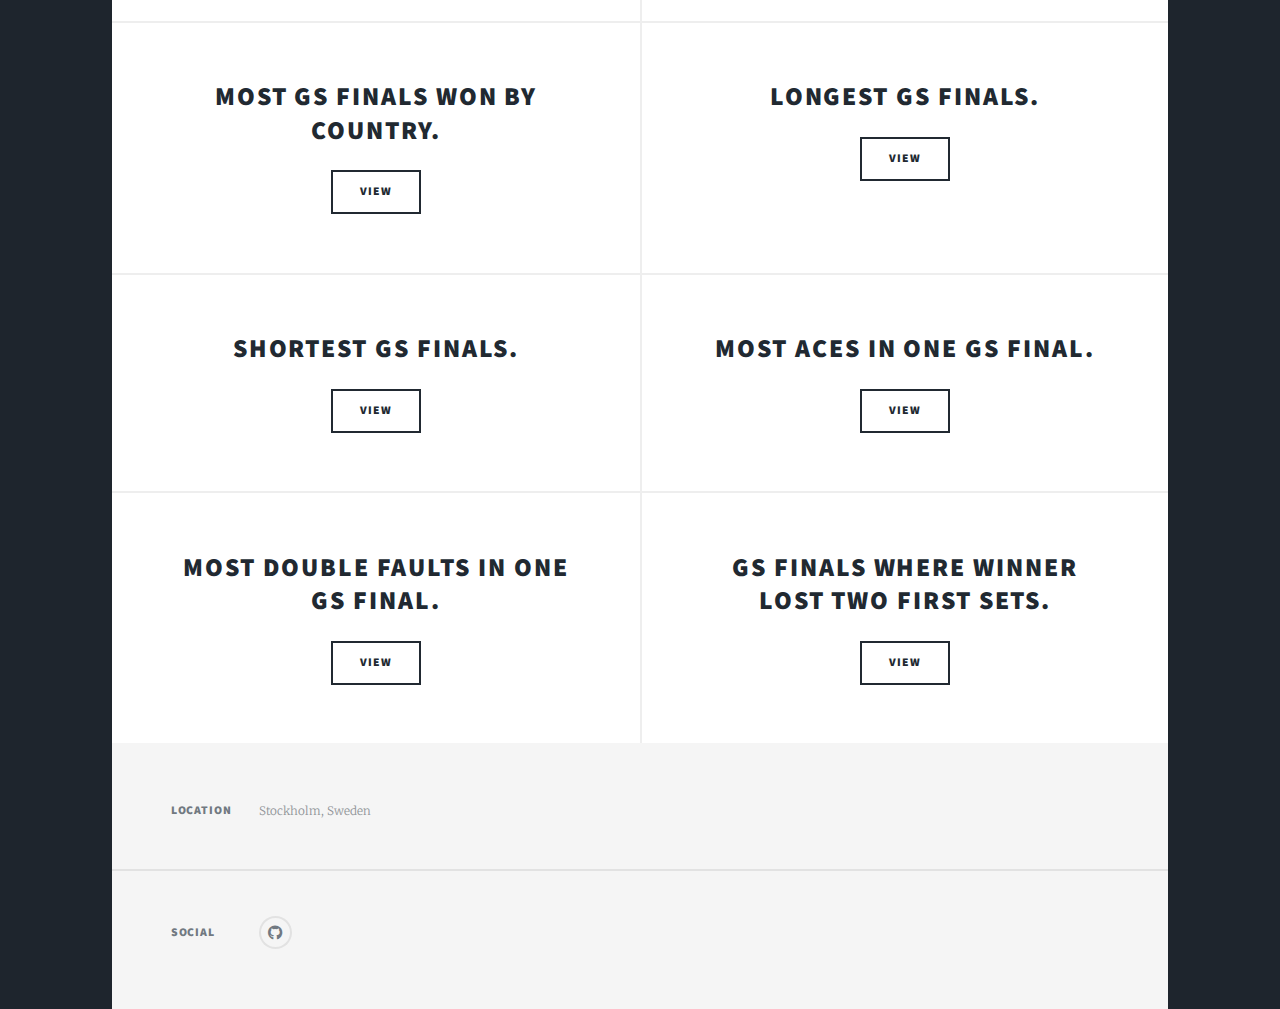
<file: whole_time_period_GSs.html>
<!DOCTYPE HTML>
<!--
	Massively by HTML5 UP
	html5up.net | @ajlkn
	Free for personal and commercial use under the CCA 3.0 license (html5up.net/license)
-->
<html>
	<head>
		<title>Michael's Portfolio</title>
		<meta charset="utf-8" />
		<meta name="viewport" content="width=device-width, initial-scale=1, user-scalable=no" />
		<link rel="stylesheet" href="assets/css/main.css" />
		<noscript><link rel="stylesheet" href="assets/css/noscript.css" /></noscript>
	</head>
	<body class="is-preload">
		<!---->
		<!-- Wrapper -->
			<div id="wrapper" class="fade-in">

				<!-- Intro -->
					<div id="intro">
						<h1>Grand Slam finals 1968-2024.<br />
						</h1>
						<p>227 finals.</a><br />
						
					</div>

				
				<!-- Nav -->
					<nav id="nav">
						<ul class="links">
							
							<li><a href="index.html">Projects</a></li>
							<li><a href="sql_atp.html">Tennis statistics</a></li>
							<li ><a href="whole_time_period.html">1968-2024</a></li>
							<li class="active"><a href="whole_time_period_GSs.html">Grand Slam finals 1968-2024</a></li>
							<!--
							<li><a href="generic.html">Generic Page</a></li>
							<li><a href="elements.html">Elements Reference</a></li>
							-->
						</ul>
						<ul class="icons">
							<!--
							<li><a href="#" class="icon brands fa-twitter"><span class="label">Twitter</span></a></li>
							<li><a href="#" class="icon brands fa-facebook-f"><span class="label">Facebook</span></a></li>
							<li><a href="#" class="icon brands fa-instagram"><span class="label">Instagram</span></a></li>
							-->
							<li><a href="https://github.com/mickelane/" class="icon brands fa-github"><span class="label">GitHub</span></a></li>
						</ul>
					</nav>

				<!-- Main -->
					<div id="main">

				



						<!-- Posts -->
							<section class="posts">
								<article>
									<header>
										<h2><a href="/images/images_grand_slam/total_GS_finals_won.png">Most won GS finals.<br />
										</a></h2>
									</header>
									<ul class="actions special">
										<li><a href="/images/images_grand_slam/total_GS_finals_won.png" class="button">View</a></li>
									</ul>
								</article>
								<article>
									<header>
										<h2><a href="/images/images_grand_slam/total_GS_finals_lost.png">Most lost GS finals.<br />
										</a></h2>
									</header>
						
									<ul class="actions special">
										<li><a href="/images/images_grand_slam/total_GS_finals_lost.png" class="button">View</a></li>
									</ul>
								</article>
								<article>
									<header>
										<h2><a href="/images/images_grand_slam/total_GS_AO_finals_won.png">Most won Australian Open finals.<br />
										</a></h2>
									</header>
									
									<ul class="actions special">
										<li><a href="/images/images_grand_slam/total_GS_AO_finals_won.png" class="button">View</a></li>
									</ul>
								</article>
								<article>
									<header>
										<h2><a href="/images/images_grand_slam/total_GS_FO_finals_won.png">Most won French Open finals.<br />
										</a></h2>
									</header>
									
									<ul class="actions special">
										<li><a href="/images/images_grand_slam/total_GS_FO_finals_won.png" class="button">View</a></li>
									</ul>
								</article>
								<article>
									<header>
										<h2><a href="/images/images_grand_slam/total_GS_USO_finals_won.png">Most won US Open finals.<br />
										</a></h2>
									</header>
									
									<ul class="actions special">
										<li><a href="/images/images_grand_slam/total_GS_USO_finals_won.png" class="button">View</a></li>
									</ul>
								</article>
								<article>
									<header>
										<h2><a href="/images/images_grand_slam/total_GS_Wimbledon_finals_won.png">Most won Wimbledon finals.<br />
										</a></h2>
									</header>
									
									<ul class="actions special">
										<li><a href="/images/images_grand_slam/total_GS_Wimbledon_finals_won.png" class="button">View</a></li>
									</ul>
								</article>
								
								
								<article>
									<header>
										<h2><a href="/images/images_grand_slam/total_GS_finals_by_country_1968-2024.png">Most GS finals won by country.<br />
										</a></h2>
									</header>
									
									<ul class="actions special">
										<li><a href="/images/images_grand_slam/total_GS_finals_by_country_1968-2024.png" class="button">View</a></li>
									</ul>
								</article>
								<article>
									<header>
										<h2><a href="/images/images_grand_slam/total_GS_longest_finals.png">Longest GS finals.<br />
										</a></h2>
									</header>
									
									<ul class="actions special">
										<li><a href="/images/images_grand_slam/total_GS_longest_finals.png" class="button">View</a></li>
									</ul>
								</article>
								<article>
									<header>
										<h2><a href="/images/images_grand_slam/total_GS_shortest_finals.png">Shortest GS finals.<br />
										</a></h2>
									</header>
									
									<ul class="actions special">
										<li><a href="/images/images_grand_slam/total_GS_shortest_finals.png" class="button">View</a></li>
									</ul>
								</article>
								<article>
									<header>
										<h2><a href="/images/images_grand_slam/total_GS_aces_one_final.png">Most aces in one GS final.<br />
										</a></h2>
									</header>
									
									<ul class="actions special">
										<li><a href="/images/images_grand_slam/total_GS_aces_one_final.png" class="button">View</a></li>
									</ul>
								</article>
								<article>
									<header>
										<h2><a href="/images/images_grand_slam/total_GS_df_in_one_final.png">Most double faults in one GS final.<br />
										</a></h2>
									</header>
									
									<ul class="actions special">
										<li><a href="/images/images_grand_slam/total_GS_df_in_one_final.png" class="button">View</a></li>
									</ul>
								</article>
								<article>
									<header>
										<h2><a href="/images/images_grand_slam/total_GS_winner_lost_2_first_sets.png">GS finals where winner lost two first sets.<br />
										</a></h2>
									</header>
									
									<ul class="actions special">
										<li><a href="/images/images_grand_slam/total_GS_winner_lost_2_first_sets.png" class="button">View</a></li>
									</ul>
								</article>
								
							</section>

						<!-- Footer -->
							<!--
							<footer>
								<div class="pagination">
									<a href="#" class="previous">Prev</a>
									<a href="#" class="page active">1</a>
									<a href="#" class="page">2</a>
									<a href="#" class="page">3</a>
									<span class="extra">&hellip;</span>
									<a href="#" class="page">8</a>
									<a href="#" class="page">9</a>
									<a href="#" class="page">10</a>
									<a href="#" class="next">Next</a>
								</div>
							</footer> 
							-->

					</div>

				<!-- Footer -->
					<footer id="footer">
						
						<section class="split contact">
							<section class="alt">
								<h3>Location</h3>
								<p>Stockholm, Sweden</p>
							</section>
						
							<!--
							<section>
								<h3>Phone</h3>
								<p><a href="#">(000) 000-0000</a></p>
							</section>
							<section>
								<h3>Email</h3>
								<p><a href="#">info@untitled.tld</a></p>
							</section>
							-->
							<section>
								<h3>Social</h3>
								<ul class="icons alt">
									<!--
									<li><a href="#" class="icon brands alt fa-twitter"><span class="label">Twitter</span></a></li>
									<li><a href="#" class="icon brands alt fa-facebook-f"><span class="label">Facebook</span></a></li>
									<li><a href="#" class="icon brands alt fa-instagram"><span class="label">Instagram</span></a></li>
									-->
									<li><a href="https://github.com/mickelane/" class="icon brands alt fa-github"><span class="label">GitHub</span></a></li>
								</ul>
							</section>
						</section>
					</footer>
					
				<!-- Copyright -->
					<!--
					<div id="copyright">
						<ul><li>&copy; Untitled</li><li>Design: <a href="https://html5up.net">HTML5 UP</a></li></ul>
					</div>
					-->
			</div>

		<!-- Scripts -->
			<script src="assets/js/jquery.min.js"></script>
			<script src="assets/js/jquery.scrollex.min.js"></script>
			<script src="assets/js/jquery.scrolly.min.js"></script>
			<script src="assets/js/browser.min.js"></script>
			<script src="assets/js/breakpoints.min.js"></script>
			<script src="assets/js/util.js"></script>
			<script src="assets/js/main.js"></script>

	</body>
</html>
</file>
<file: assets/css/main.css>
@import url(fontawesome-all.min.css);
@import url("https://fonts.googleapis.com/css?family=Merriweather:300,700,300italic,700italic|Source+Sans+Pro:900");

/*
	Massively by HTML5 UP
	html5up.net | @ajlkn
	Free for personal and commercial use under the CCA 3.0 license (html5up.net/license)
*/

html, body, div, span, applet, object,
iframe, h1, h2, h3, h4, h5, h6, p, blockquote,
pre, a, abbr, acronym, address, big, cite,
code, del, dfn, em, img, ins, kbd, q, s, samp,
small, strike, strong, sub, sup, tt, var, b,
u, i, center, dl, dt, dd, ol, ul, li, fieldset,
form, label, legend, table, caption, tbody,
tfoot, thead, tr, th, td, article, aside,
canvas, details, embed, figure, figcaption,
footer, header, hgroup, menu, nav, output, ruby,
section, summary, time, mark, audio, video {
	margin: 0;
	padding: 0;
	border: 0;
	font-size: 100%;
	font: inherit;
	vertical-align: baseline;}

article, aside, details, figcaption, figure,
footer, header, hgroup, menu, nav, section {
	display: block;}

body {
	line-height: 1;
}

ol, ul {
	list-style: none;
}

blockquote, q {
	quotes: none;
}

	blockquote:before, blockquote:after, q:before, q:after {
		content: '';
		content: none;
	}

table {
	border-collapse: collapse;
	border-spacing: 0;
}

body {
	-webkit-text-size-adjust: none;
}

mark {
	background-color: transparent;
	color: inherit;
}

input::-moz-focus-inner {
	border: 0;
	padding: 0;
}

input, select, textarea {
	-moz-appearance: none;
	-webkit-appearance: none;
	-ms-appearance: none;
	appearance: none;
}

/* Basic */

	@-ms-viewport {
		width: device-width;
	}

	body {
		-ms-overflow-style: scrollbar;
	}

	@media screen and (max-width: 480px) {

		html, body {
			min-width: 320px;
		}

	}

	html {
		box-sizing: border-box;
	}

	*, *:before, *:after {
		box-sizing: inherit;
	}

	body {
		background-color: #1e252d;
	}

		body.is-preload *, body.is-preload *:before, body.is-preload *:after {
			-moz-animation: none !important;
			-webkit-animation: none !important;
			-ms-animation: none !important;
			animation: none !important;
			-moz-transition: none !important;
			-webkit-transition: none !important;
			-ms-transition: none !important;
			transition: none !important;
		}

/* Type */

	html {
		font-size: 16pt;
	}

		@media screen and (max-width: 1680px) {

			html {
				font-size: 12pt;
			}

		}

		@media screen and (max-width: 1280px) {

			html {
				font-size: 11pt;
			}

		}

		@media screen and (max-width: 360px) {

			html {
				font-size: 10pt;
			}

		}

	body {
		color: #212931;
	}

	body, input, select, textarea {
		font-family: "Merriweather", Georgia, serif;
		font-weight: 300;
		font-size: 1rem;
		line-height: 2.375;
	}

	a {
		-moz-transition: color 0.2s ease-in-out, background-color 0.2s ease-in-out, border-color 0.2s ease-in-out, box-shadow 0.2s ease-in-out;
		-webkit-transition: color 0.2s ease-in-out, background-color 0.2s ease-in-out, border-color 0.2s ease-in-out, box-shadow 0.2s ease-in-out;
		-ms-transition: color 0.2s ease-in-out, background-color 0.2s ease-in-out, border-color 0.2s ease-in-out, box-shadow 0.2s ease-in-out;
		transition: color 0.2s ease-in-out, background-color 0.2s ease-in-out, border-color 0.2s ease-in-out, box-shadow 0.2s ease-in-out;
		/*
		border-bottom: dotted 1px;
		*/
		text-decoration: none;
	}

		a:hover {
			border-bottom-color: transparent;
		}

	strong, b {
		font-weight: 600;
	}

	em, i {
		font-style: italic;
	}

	p {
		text-align: justify;
		margin: 0 0 2rem 0;
	}

	h1, h2, h3, h4, h5, h6 {
		font-family: "Source Sans Pro", Helvetica, sans-serif;
		font-weight: 900;
		line-height: 1.5;
		letter-spacing: 0.075em;
		text-transform: uppercase;
		margin: 0 0 1rem 0;
	}

		h1 a, h2 a, h3 a, h4 a, h5 a, h6 a {
			border-bottom: 0;
			color: inherit;
			text-decoration: none;
		}

	h1 {
		font-size: 4rem;
		line-height: 1.1;
		margin: 0 0 2rem 0;
	}

	h2 {
		font-size: 1.75rem;
		line-height: 1.3;
		margin: 0 0 1.5rem 0;
	}

	h3 {
		font-size: 1.25rem;
		margin: 0 0 1.5rem 0;
	}

	h4 {
		font-size: 1rem;
	}

	h5 {
		font-size: 0.9rem;
	}

	h6 {
		font-size: 0.8rem;
	}

	sub {
		font-size: 0.8rem;
		position: relative;
		top: 0.5rem;
	}

	sup {
		font-size: 0.8rem;
		position: relative;
		top: -0.5rem;
	}

	blockquote {
		border-left: solid 4px;
		font-style: italic;
		margin: 0 0 2rem 0;
		padding: 0.5rem 0 0.5rem 2rem;
	}

	code {
		border: solid 2px;
		font-family: "Courier New", monospace;
		font-size: 0.9rem;
		margin: 0 0.25rem;
		padding: 0.25rem 0.65rem;
	}

	pre {
		-webkit-overflow-scrolling: touch;
		font-family: "Courier New", monospace;
		font-size: 0.9rem;
		margin: 0 0 2rem 0;
	}

		pre code {
			display: block;
			line-height: 1.75;
			padding: 1rem 1.5rem;
			overflow-x: auto;
		}

	hr {
		border: 0;
		border-bottom: solid 2px;
		margin: 3rem 0;
	}

		hr.major {
			margin: 5rem 0;
		}

	.align-left {
		text-align: left;
	}

	.align-center {
		text-align: center;
	}

	.align-right {
		text-align: right;
	}

	input, select, textarea {
		color: #212931;
	}

	a {
		color: #212931;
		border-bottom-color: rgba(33, 41, 49, 0.5);
	}

		a:hover {
			border-bottom-color: transparent;
			color: #18bfef !important;
		}

	strong, b {
		color: #212931;
	}

	h1, h2, h3, h4, h5, h6 {
		color: #212931;
	}

	blockquote {
		border-left-color: #eeeeee;
	}

	code {
		background: rgba(220, 220, 220, 0.25);
		border-color: #eeeeee;
	}

	hr {
		border-bottom-color: #eeeeee;
	}

/* Row */

	.row {
		display: flex;
		flex-wrap: wrap;
		box-sizing: border-box;
		align-items: stretch;
	}

		.row > * {
			box-sizing: border-box;
		}

		.row.gtr-uniform > * > :last-child {
			margin-bottom: 0;
		}

		.row.aln-left {
			justify-content: flex-start;
		}

		.row.aln-center {
			justify-content: center;
		}

		.row.aln-right {
			justify-content: flex-end;
		}

		.row.aln-top {
			align-items: flex-start;
		}

		.row.aln-middle {
			align-items: center;
		}

		.row.aln-bottom {
			align-items: flex-end;
		}

		.row > .imp {
			order: -1;
		}

		.row > .col-1 {
			width: 8.33333%;
		}

		.row > .off-1 {
			margin-left: 8.33333%;
		}

		.row > .col-2 {
			width: 16.66667%;
		}

		.row > .off-2 {
			margin-left: 16.66667%;
		}

		.row > .col-3 {
			width: 25%;
		}

		.row > .off-3 {
			margin-left: 25%;
		}

		.row > .col-4 {
			width: 33.33333%;
		}

		.row > .off-4 {
			margin-left: 33.33333%;
		}

		.row > .col-5 {
			width: 41.66667%;
		}

		.row > .off-5 {
			margin-left: 41.66667%;
		}

		.row > .col-6 {
			width: 50%;
		}

		.row > .off-6 {
			margin-left: 50%;
		}

		.row > .col-7 {
			width: 58.33333%;
		}

		.row > .off-7 {
			margin-left: 58.33333%;
		}

		.row > .col-8 {
			width: 66.66667%;
		}

		.row > .off-8 {
			margin-left: 66.66667%;
		}

		.row > .col-9 {
			width: 75%;
		}

		.row > .off-9 {
			margin-left: 75%;
		}

		.row > .col-10 {
			width: 83.33333%;
		}

		.row > .off-10 {
			margin-left: 83.33333%;
		}

		.row > .col-11 {
			width: 91.66667%;
		}

		.row > .off-11 {
			margin-left: 91.66667%;
		}

		.row > .col-12 {
			width: 100%;
		}

		.row > .off-12 {
			margin-left: 100%;
		}

		.row.gtr-0 {
			margin-top: 0;
			margin-left: 0rem;
		}

			.row.gtr-0 > * {
				padding: 0 0 0 0rem;
			}

			.row.gtr-0.gtr-uniform {
				margin-top: 0rem;
			}

				.row.gtr-0.gtr-uniform > * {
					padding-top: 0rem;
				}

		.row.gtr-25 {
			margin-top: 0;
			margin-left: -0.375rem;
		}

			.row.gtr-25 > * {
				padding: 0 0 0 0.375rem;
			}

			.row.gtr-25.gtr-uniform {
				margin-top: -0.375rem;
			}

				.row.gtr-25.gtr-uniform > * {
					padding-top: 0.375rem;
				}

		.row.gtr-50 {
			margin-top: 0;
			margin-left: -0.75rem;
		}

			.row.gtr-50 > * {
				padding: 0 0 0 0.75rem;
			}

			.row.gtr-50.gtr-uniform {
				margin-top: -0.75rem;
			}

				.row.gtr-50.gtr-uniform > * {
					padding-top: 0.75rem;
				}

		.row {
			margin-top: 0;
			margin-left: -1.5rem;
		}

			.row > * {
				padding: 0 0 0 1.5rem;
			}

			.row.gtr-uniform {
				margin-top: -1.5rem;
			}

				.row.gtr-uniform > * {
					padding-top: 1.5rem;
				}

		.row.gtr-150 {
			margin-top: 0;
			margin-left: -2.25rem;
		}

			.row.gtr-150 > * {
				padding: 0 0 0 2.25rem;
			}

			.row.gtr-150.gtr-uniform {
				margin-top: -2.25rem;
			}

				.row.gtr-150.gtr-uniform > * {
					padding-top: 2.25rem;
				}

		.row.gtr-200 {
			margin-top: 0;
			margin-left: -3rem;
		}

			.row.gtr-200 > * {
				padding: 0 0 0 3rem;
			}

			.row.gtr-200.gtr-uniform {
				margin-top: -3rem;
			}

				.row.gtr-200.gtr-uniform > * {
					padding-top: 3rem;
				}

		@media screen and (max-width: 1680px) {

			.row {
				display: flex;
				flex-wrap: wrap;
				box-sizing: border-box;
				align-items: stretch;
			}

				.row > * {
					box-sizing: border-box;
				}

				.row.gtr-uniform > * > :last-child {
					margin-bottom: 0;
				}

				.row.aln-left {
					justify-content: flex-start;
				}

				.row.aln-center {
					justify-content: center;
				}

				.row.aln-right {
					justify-content: flex-end;
				}

				.row.aln-top {
					align-items: flex-start;
				}

				.row.aln-middle {
					align-items: center;
				}

				.row.aln-bottom {
					align-items: flex-end;
				}

				.row > .imp-xlarge {
					order: -1;
				}

				.row > .col-1-xlarge {
					width: 8.33333%;
				}

				.row > .off-1-xlarge {
					margin-left: 8.33333%;
				}

				.row > .col-2-xlarge {
					width: 16.66667%;
				}

				.row > .off-2-xlarge {
					margin-left: 16.66667%;
				}

				.row > .col-3-xlarge {
					width: 25%;
				}

				.row > .off-3-xlarge {
					margin-left: 25%;
				}

				.row > .col-4-xlarge {
					width: 33.33333%;
				}

				.row > .off-4-xlarge {
					margin-left: 33.33333%;
				}

				.row > .col-5-xlarge {
					width: 41.66667%;
				}

				.row > .off-5-xlarge {
					margin-left: 41.66667%;
				}

				.row > .col-6-xlarge {
					width: 50%;
				}

				.row > .off-6-xlarge {
					margin-left: 50%;
				}

				.row > .col-7-xlarge {
					width: 58.33333%;
				}

				.row > .off-7-xlarge {
					margin-left: 58.33333%;
				}

				.row > .col-8-xlarge {
					width: 66.66667%;
				}

				.row > .off-8-xlarge {
					margin-left: 66.66667%;
				}

				.row > .col-9-xlarge {
					width: 75%;
				}

				.row > .off-9-xlarge {
					margin-left: 75%;
				}

				.row > .col-10-xlarge {
					width: 83.33333%;
				}

				.row > .off-10-xlarge {
					margin-left: 83.33333%;
				}

				.row > .col-11-xlarge {
					width: 91.66667%;
				}

				.row > .off-11-xlarge {
					margin-left: 91.66667%;
				}

				.row > .col-12-xlarge {
					width: 100%;
				}

				.row > .off-12-xlarge {
					margin-left: 100%;
				}

				.row.gtr-0 {
					margin-top: 0;
					margin-left: 0rem;
				}

					.row.gtr-0 > * {
						padding: 0 0 0 0rem;
					}

					.row.gtr-0.gtr-uniform {
						margin-top: 0rem;
					}

						.row.gtr-0.gtr-uniform > * {
							padding-top: 0rem;
						}

				.row.gtr-25 {
					margin-top: 0;
					margin-left: -0.375rem;
				}

					.row.gtr-25 > * {
						padding: 0 0 0 0.375rem;
					}

					.row.gtr-25.gtr-uniform {
						margin-top: -0.375rem;
					}

						.row.gtr-25.gtr-uniform > * {
							padding-top: 0.375rem;
						}

				.row.gtr-50 {
					margin-top: 0;
					margin-left: -0.75rem;
				}

					.row.gtr-50 > * {
						padding: 0 0 0 0.75rem;
					}

					.row.gtr-50.gtr-uniform {
						margin-top: -0.75rem;
					}

						.row.gtr-50.gtr-uniform > * {
							padding-top: 0.75rem;
						}

				.row {
					margin-top: 0;
					margin-left: -1.5rem;
				}

					.row > * {
						padding: 0 0 0 1.5rem;
					}

					.row.gtr-uniform {
						margin-top: -1.5rem;
					}

						.row.gtr-uniform > * {
							padding-top: 1.5rem;
						}

				.row.gtr-150 {
					margin-top: 0;
					margin-left: -2.25rem;
				}

					.row.gtr-150 > * {
						padding: 0 0 0 2.25rem;
					}

					.row.gtr-150.gtr-uniform {
						margin-top: -2.25rem;
					}

						.row.gtr-150.gtr-uniform > * {
							padding-top: 2.25rem;
						}

				.row.gtr-200 {
					margin-top: 0;
					margin-left: -3rem;
				}

					.row.gtr-200 > * {
						padding: 0 0 0 3rem;
					}

					.row.gtr-200.gtr-uniform {
						margin-top: -3rem;
					}

						.row.gtr-200.gtr-uniform > * {
							padding-top: 3rem;
						}

		}

		@media screen and (max-width: 1280px) {

			.row {
				display: flex;
				flex-wrap: wrap;
				box-sizing: border-box;
				align-items: stretch;
			}

				.row > * {
					box-sizing: border-box;
				}

				.row.gtr-uniform > * > :last-child {
					margin-bottom: 0;
				}

				.row.aln-left {
					justify-content: flex-start;
				}

				.row.aln-center {
					justify-content: center;
				}

				.row.aln-right {
					justify-content: flex-end;
				}

				.row.aln-top {
					align-items: flex-start;
				}

				.row.aln-middle {
					align-items: center;
				}

				.row.aln-bottom {
					align-items: flex-end;
				}

				.row > .imp-large {
					order: -1;
				}

				.row > .col-1-large {
					width: 8.33333%;
				}

				.row > .off-1-large {
					margin-left: 8.33333%;
				}

				.row > .col-2-large {
					width: 16.66667%;
				}

				.row > .off-2-large {
					margin-left: 16.66667%;
				}

				.row > .col-3-large {
					width: 25%;
				}

				.row > .off-3-large {
					margin-left: 25%;
				}

				.row > .col-4-large {
					width: 33.33333%;
				}

				.row > .off-4-large {
					margin-left: 33.33333%;
				}

				.row > .col-5-large {
					width: 41.66667%;
				}

				.row > .off-5-large {
					margin-left: 41.66667%;
				}

				.row > .col-6-large {
					width: 50%;
				}

				.row > .off-6-large {
					margin-left: 50%;
				}

				.row > .col-7-large {
					width: 58.33333%;
				}

				.row > .off-7-large {
					margin-left: 58.33333%;
				}

				.row > .col-8-large {
					width: 66.66667%;
				}

				.row > .off-8-large {
					margin-left: 66.66667%;
				}

				.row > .col-9-large {
					width: 75%;
				}

				.row > .off-9-large {
					margin-left: 75%;
				}

				.row > .col-10-large {
					width: 83.33333%;
				}

				.row > .off-10-large {
					margin-left: 83.33333%;
				}

				.row > .col-11-large {
					width: 91.66667%;
				}

				.row > .off-11-large {
					margin-left: 91.66667%;
				}

				.row > .col-12-large {
					width: 100%;
				}

				.row > .off-12-large {
					margin-left: 100%;
				}

				.row.gtr-0 {
					margin-top: 0;
					margin-left: 0rem;
				}

					.row.gtr-0 > * {
						padding: 0 0 0 0rem;
					}

					.row.gtr-0.gtr-uniform {
						margin-top: 0rem;
					}

						.row.gtr-0.gtr-uniform > * {
							padding-top: 0rem;
						}

				.row.gtr-25 {
					margin-top: 0;
					margin-left: -0.375rem;
				}

					.row.gtr-25 > * {
						padding: 0 0 0 0.375rem;
					}

					.row.gtr-25.gtr-uniform {
						margin-top: -0.375rem;
					}

						.row.gtr-25.gtr-uniform > * {
							padding-top: 0.375rem;
						}

				.row.gtr-50 {
					margin-top: 0;
					margin-left: -0.75rem;
				}

					.row.gtr-50 > * {
						padding: 0 0 0 0.75rem;
					}

					.row.gtr-50.gtr-uniform {
						margin-top: -0.75rem;
					}

						.row.gtr-50.gtr-uniform > * {
							padding-top: 0.75rem;
						}

				.row {
					margin-top: 0;
					margin-left: -1.5rem;
				}

					.row > * {
						padding: 0 0 0 1.5rem;
					}

					.row.gtr-uniform {
						margin-top: -1.5rem;
					}

						.row.gtr-uniform > * {
							padding-top: 1.5rem;
						}

				.row.gtr-150 {
					margin-top: 0;
					margin-left: -2.25rem;
				}

					.row.gtr-150 > * {
						padding: 0 0 0 2.25rem;
					}

					.row.gtr-150.gtr-uniform {
						margin-top: -2.25rem;
					}

						.row.gtr-150.gtr-uniform > * {
							padding-top: 2.25rem;
						}

				.row.gtr-200 {
					margin-top: 0;
					margin-left: -3rem;
				}

					.row.gtr-200 > * {
						padding: 0 0 0 3rem;
					}

					.row.gtr-200.gtr-uniform {
						margin-top: -3rem;
					}

						.row.gtr-200.gtr-uniform > * {
							padding-top: 3rem;
						}

		}

		@media screen and (max-width: 980px) {

			.row {
				display: flex;
				flex-wrap: wrap;
				box-sizing: border-box;
				align-items: stretch;
			}

				.row > * {
					box-sizing: border-box;
				}

				.row.gtr-uniform > * > :last-child {
					margin-bottom: 0;
				}

				.row.aln-left {
					justify-content: flex-start;
				}

				.row.aln-center {
					justify-content: center;
				}

				.row.aln-right {
					justify-content: flex-end;
				}

				.row.aln-top {
					align-items: flex-start;
				}

				.row.aln-middle {
					align-items: center;
				}

				.row.aln-bottom {
					align-items: flex-end;
				}

				.row > .imp-medium {
					order: -1;
				}

				.row > .col-1-medium {
					width: 8.33333%;
				}

				.row > .off-1-medium {
					margin-left: 8.33333%;
				}

				.row > .col-2-medium {
					width: 16.66667%;
				}

				.row > .off-2-medium {
					margin-left: 16.66667%;
				}

				.row > .col-3-medium {
					width: 25%;
				}

				.row > .off-3-medium {
					margin-left: 25%;
				}

				.row > .col-4-medium {
					width: 33.33333%;
				}

				.row > .off-4-medium {
					margin-left: 33.33333%;
				}

				.row > .col-5-medium {
					width: 41.66667%;
				}

				.row > .off-5-medium {
					margin-left: 41.66667%;
				}

				.row > .col-6-medium {
					width: 50%;
				}

				.row > .off-6-medium {
					margin-left: 50%;
				}

				.row > .col-7-medium {
					width: 58.33333%;
				}

				.row > .off-7-medium {
					margin-left: 58.33333%;
				}

				.row > .col-8-medium {
					width: 66.66667%;
				}

				.row > .off-8-medium {
					margin-left: 66.66667%;
				}

				.row > .col-9-medium {
					width: 75%;
				}

				.row > .off-9-medium {
					margin-left: 75%;
				}

				.row > .col-10-medium {
					width: 83.33333%;
				}

				.row > .off-10-medium {
					margin-left: 83.33333%;
				}

				.row > .col-11-medium {
					width: 91.66667%;
				}

				.row > .off-11-medium {
					margin-left: 91.66667%;
				}

				.row > .col-12-medium {
					width: 100%;
				}

				.row > .off-12-medium {
					margin-left: 100%;
				}

				.row.gtr-0 {
					margin-top: 0;
					margin-left: 0rem;
				}

					.row.gtr-0 > * {
						padding: 0 0 0 0rem;
					}

					.row.gtr-0.gtr-uniform {
						margin-top: 0rem;
					}

						.row.gtr-0.gtr-uniform > * {
							padding-top: 0rem;
						}

				.row.gtr-25 {
					margin-top: 0;
					margin-left: -0.375rem;
				}

					.row.gtr-25 > * {
						padding: 0 0 0 0.375rem;
					}

					.row.gtr-25.gtr-uniform {
						margin-top: -0.375rem;
					}

						.row.gtr-25.gtr-uniform > * {
							padding-top: 0.375rem;
						}

				.row.gtr-50 {
					margin-top: 0;
					margin-left: -0.75rem;
				}

					.row.gtr-50 > * {
						padding: 0 0 0 0.75rem;
					}

					.row.gtr-50.gtr-uniform {
						margin-top: -0.75rem;
					}

						.row.gtr-50.gtr-uniform > * {
							padding-top: 0.75rem;
						}

				.row {
					margin-top: 0;
					margin-left: -1.5rem;
				}

					.row > * {
						padding: 0 0 0 1.5rem;
					}

					.row.gtr-uniform {
						margin-top: -1.5rem;
					}

						.row.gtr-uniform > * {
							padding-top: 1.5rem;
						}

				.row.gtr-150 {
					margin-top: 0;
					margin-left: -2.25rem;
				}

					.row.gtr-150 > * {
						padding: 0 0 0 2.25rem;
					}

					.row.gtr-150.gtr-uniform {
						margin-top: -2.25rem;
					}

						.row.gtr-150.gtr-uniform > * {
							padding-top: 2.25rem;
						}

				.row.gtr-200 {
					margin-top: 0;
					margin-left: -3rem;
				}

					.row.gtr-200 > * {
						padding: 0 0 0 3rem;
					}

					.row.gtr-200.gtr-uniform {
						margin-top: -3rem;
					}

						.row.gtr-200.gtr-uniform > * {
							padding-top: 3rem;
						}

		}

		@media screen and (max-width: 736px) {

			.row {
				display: flex;
				flex-wrap: wrap;
				box-sizing: border-box;
				align-items: stretch;
			}

				.row > * {
					box-sizing: border-box;
				}

				.row.gtr-uniform > * > :last-child {
					margin-bottom: 0;
				}

				.row.aln-left {
					justify-content: flex-start;
				}

				.row.aln-center {
					justify-content: center;
				}

				.row.aln-right {
					justify-content: flex-end;
				}

				.row.aln-top {
					align-items: flex-start;
				}

				.row.aln-middle {
					align-items: center;
				}

				.row.aln-bottom {
					align-items: flex-end;
				}

				.row > .imp-small {
					order: -1;
				}

				.row > .col-1-small {
					width: 8.33333%;
				}

				.row > .off-1-small {
					margin-left: 8.33333%;
				}

				.row > .col-2-small {
					width: 16.66667%;
				}

				.row > .off-2-small {
					margin-left: 16.66667%;
				}

				.row > .col-3-small {
					width: 25%;
				}

				.row > .off-3-small {
					margin-left: 25%;
				}

				.row > .col-4-small {
					width: 33.33333%;
				}

				.row > .off-4-small {
					margin-left: 33.33333%;
				}

				.row > .col-5-small {
					width: 41.66667%;
				}

				.row > .off-5-small {
					margin-left: 41.66667%;
				}

				.row > .col-6-small {
					width: 50%;
				}

				.row > .off-6-small {
					margin-left: 50%;
				}

				.row > .col-7-small {
					width: 58.33333%;
				}

				.row > .off-7-small {
					margin-left: 58.33333%;
				}

				.row > .col-8-small {
					width: 66.66667%;
				}

				.row > .off-8-small {
					margin-left: 66.66667%;
				}

				.row > .col-9-small {
					width: 75%;
				}

				.row > .off-9-small {
					margin-left: 75%;
				}

				.row > .col-10-small {
					width: 83.33333%;
				}

				.row > .off-10-small {
					margin-left: 83.33333%;
				}

				.row > .col-11-small {
					width: 91.66667%;
				}

				.row > .off-11-small {
					margin-left: 91.66667%;
				}

				.row > .col-12-small {
					width: 100%;
				}

				.row > .off-12-small {
					margin-left: 100%;
				}

				.row.gtr-0 {
					margin-top: 0;
					margin-left: 0rem;
				}

					.row.gtr-0 > * {
						padding: 0 0 0 0rem;
					}

					.row.gtr-0.gtr-uniform {
						margin-top: 0rem;
					}

						.row.gtr-0.gtr-uniform > * {
							padding-top: 0rem;
						}

				.row.gtr-25 {
					margin-top: 0;
					margin-left: -0.375rem;
				}

					.row.gtr-25 > * {
						padding: 0 0 0 0.375rem;
					}

					.row.gtr-25.gtr-uniform {
						margin-top: -0.375rem;
					}

						.row.gtr-25.gtr-uniform > * {
							padding-top: 0.375rem;
						}

				.row.gtr-50 {
					margin-top: 0;
					margin-left: -0.75rem;
				}

					.row.gtr-50 > * {
						padding: 0 0 0 0.75rem;
					}

					.row.gtr-50.gtr-uniform {
						margin-top: -0.75rem;
					}

						.row.gtr-50.gtr-uniform > * {
							padding-top: 0.75rem;
						}

				.row {
					margin-top: 0;
					margin-left: -1.5rem;
				}

					.row > * {
						padding: 0 0 0 1.5rem;
					}

					.row.gtr-uniform {
						margin-top: -1.5rem;
					}

						.row.gtr-uniform > * {
							padding-top: 1.5rem;
						}

				.row.gtr-150 {
					margin-top: 0;
					margin-left: -2.25rem;
				}

					.row.gtr-150 > * {
						padding: 0 0 0 2.25rem;
					}

					.row.gtr-150.gtr-uniform {
						margin-top: -2.25rem;
					}

						.row.gtr-150.gtr-uniform > * {
							padding-top: 2.25rem;
						}

				.row.gtr-200 {
					margin-top: 0;
					margin-left: -3rem;
				}

					.row.gtr-200 > * {
						padding: 0 0 0 3rem;
					}

					.row.gtr-200.gtr-uniform {
						margin-top: -3rem;
					}

						.row.gtr-200.gtr-uniform > * {
							padding-top: 3rem;
						}

		}

		@media screen and (max-width: 480px) {

			.row {
				display: flex;
				flex-wrap: wrap;
				box-sizing: border-box;
				align-items: stretch;
			}

				.row > * {
					box-sizing: border-box;
				}

				.row.gtr-uniform > * > :last-child {
					margin-bottom: 0;
				}

				.row.aln-left {
					justify-content: flex-start;
				}

				.row.aln-center {
					justify-content: center;
				}

				.row.aln-right {
					justify-content: flex-end;
				}

				.row.aln-top {
					align-items: flex-start;
				}

				.row.aln-middle {
					align-items: center;
				}

				.row.aln-bottom {
					align-items: flex-end;
				}

				.row > .imp-xsmall {
					order: -1;
				}

				.row > .col-1-xsmall {
					width: 8.33333%;
				}

				.row > .off-1-xsmall {
					margin-left: 8.33333%;
				}

				.row > .col-2-xsmall {
					width: 16.66667%;
				}

				.row > .off-2-xsmall {
					margin-left: 16.66667%;
				}

				.row > .col-3-xsmall {
					width: 25%;
				}

				.row > .off-3-xsmall {
					margin-left: 25%;
				}

				.row > .col-4-xsmall {
					width: 33.33333%;
				}

				.row > .off-4-xsmall {
					margin-left: 33.33333%;
				}

				.row > .col-5-xsmall {
					width: 41.66667%;
				}

				.row > .off-5-xsmall {
					margin-left: 41.66667%;
				}

				.row > .col-6-xsmall {
					width: 50%;
				}

				.row > .off-6-xsmall {
					margin-left: 50%;
				}

				.row > .col-7-xsmall {
					width: 58.33333%;
				}

				.row > .off-7-xsmall {
					margin-left: 58.33333%;
				}

				.row > .col-8-xsmall {
					width: 66.66667%;
				}

				.row > .off-8-xsmall {
					margin-left: 66.66667%;
				}

				.row > .col-9-xsmall {
					width: 75%;
				}

				.row > .off-9-xsmall {
					margin-left: 75%;
				}

				.row > .col-10-xsmall {
					width: 83.33333%;
				}

				.row > .off-10-xsmall {
					margin-left: 83.33333%;
				}

				.row > .col-11-xsmall {
					width: 91.66667%;
				}

				.row > .off-11-xsmall {
					margin-left: 91.66667%;
				}

				.row > .col-12-xsmall {
					width: 100%;
				}

				.row > .off-12-xsmall {
					margin-left: 100%;
				}

				.row.gtr-0 {
					margin-top: 0;
					margin-left: 0rem;
				}

					.row.gtr-0 > * {
						padding: 0 0 0 0rem;
					}

					.row.gtr-0.gtr-uniform {
						margin-top: 0rem;
					}

						.row.gtr-0.gtr-uniform > * {
							padding-top: 0rem;
						}

				.row.gtr-25 {
					margin-top: 0;
					margin-left: -0.375rem;
				}

					.row.gtr-25 > * {
						padding: 0 0 0 0.375rem;
					}

					.row.gtr-25.gtr-uniform {
						margin-top: -0.375rem;
					}

						.row.gtr-25.gtr-uniform > * {
							padding-top: 0.375rem;
						}

				.row.gtr-50 {
					margin-top: 0;
					margin-left: -0.75rem;
				}

					.row.gtr-50 > * {
						padding: 0 0 0 0.75rem;
					}

					.row.gtr-50.gtr-uniform {
						margin-top: -0.75rem;
					}

						.row.gtr-50.gtr-uniform > * {
							padding-top: 0.75rem;
						}

				.row {
					margin-top: 0;
					margin-left: -1.5rem;
				}

					.row > * {
						padding: 0 0 0 1.5rem;
					}

					.row.gtr-uniform {
						margin-top: -1.5rem;
					}

						.row.gtr-uniform > * {
							padding-top: 1.5rem;
						}

				.row.gtr-150 {
					margin-top: 0;
					margin-left: -2.25rem;
				}

					.row.gtr-150 > * {
						padding: 0 0 0 2.25rem;
					}

					.row.gtr-150.gtr-uniform {
						margin-top: -2.25rem;
					}

						.row.gtr-150.gtr-uniform > * {
							padding-top: 2.25rem;
						}

				.row.gtr-200 {
					margin-top: 0;
					margin-left: -3rem;
				}

					.row.gtr-200 > * {
						padding: 0 0 0 3rem;
					}

					.row.gtr-200.gtr-uniform {
						margin-top: -3rem;
					}

						.row.gtr-200.gtr-uniform > * {
							padding-top: 3rem;
						}

		}

		@media screen and (max-width: 360px) {

			.row {
				display: flex;
				flex-wrap: wrap;
				box-sizing: border-box;
				align-items: stretch;
			}

				.row > * {
					box-sizing: border-box;
				}

				.row.gtr-uniform > * > :last-child {
					margin-bottom: 0;
				}

				.row.aln-left {
					justify-content: flex-start;
				}

				.row.aln-center {
					justify-content: center;
				}

				.row.aln-right {
					justify-content: flex-end;
				}

				.row.aln-top {
					align-items: flex-start;
				}

				.row.aln-middle {
					align-items: center;
				}

				.row.aln-bottom {
					align-items: flex-end;
				}

				.row > .imp-xxsmall {
					order: -1;
				}

				.row > .col-1-xxsmall {
					width: 8.33333%;
				}

				.row > .off-1-xxsmall {
					margin-left: 8.33333%;
				}

				.row > .col-2-xxsmall {
					width: 16.66667%;
				}

				.row > .off-2-xxsmall {
					margin-left: 16.66667%;
				}

				.row > .col-3-xxsmall {
					width: 25%;
				}

				.row > .off-3-xxsmall {
					margin-left: 25%;
				}

				.row > .col-4-xxsmall {
					width: 33.33333%;
				}

				.row > .off-4-xxsmall {
					margin-left: 33.33333%;
				}

				.row > .col-5-xxsmall {
					width: 41.66667%;
				}

				.row > .off-5-xxsmall {
					margin-left: 41.66667%;
				}

				.row > .col-6-xxsmall {
					width: 50%;
				}

				.row > .off-6-xxsmall {
					margin-left: 50%;
				}

				.row > .col-7-xxsmall {
					width: 58.33333%;
				}

				.row > .off-7-xxsmall {
					margin-left: 58.33333%;
				}

				.row > .col-8-xxsmall {
					width: 66.66667%;
				}

				.row > .off-8-xxsmall {
					margin-left: 66.66667%;
				}

				.row > .col-9-xxsmall {
					width: 75%;
				}

				.row > .off-9-xxsmall {
					margin-left: 75%;
				}

				.row > .col-10-xxsmall {
					width: 83.33333%;
				}

				.row > .off-10-xxsmall {
					margin-left: 83.33333%;
				}

				.row > .col-11-xxsmall {
					width: 91.66667%;
				}

				.row > .off-11-xxsmall {
					margin-left: 91.66667%;
				}

				.row > .col-12-xxsmall {
					width: 100%;
				}

				.row > .off-12-xxsmall {
					margin-left: 100%;
				}

				.row.gtr-0 {
					margin-top: 0;
					margin-left: 0rem;
				}

					.row.gtr-0 > * {
						padding: 0 0 0 0rem;
					}

					.row.gtr-0.gtr-uniform {
						margin-top: 0rem;
					}

						.row.gtr-0.gtr-uniform > * {
							padding-top: 0rem;
						}

				.row.gtr-25 {
					margin-top: 0;
					margin-left: -0.375rem;
				}

					.row.gtr-25 > * {
						padding: 0 0 0 0.375rem;
					}

					.row.gtr-25.gtr-uniform {
						margin-top: -0.375rem;
					}

						.row.gtr-25.gtr-uniform > * {
							padding-top: 0.375rem;
						}

				.row.gtr-50 {
					margin-top: 0;
					margin-left: -0.75rem;
				}

					.row.gtr-50 > * {
						padding: 0 0 0 0.75rem;
					}

					.row.gtr-50.gtr-uniform {
						margin-top: -0.75rem;
					}

						.row.gtr-50.gtr-uniform > * {
							padding-top: 0.75rem;
						}

				.row {
					margin-top: 0;
					margin-left: -1.5rem;
				}

					.row > * {
						padding: 0 0 0 1.5rem;
					}

					.row.gtr-uniform {
						margin-top: -1.5rem;
					}

						.row.gtr-uniform > * {
							padding-top: 1.5rem;
						}

				.row.gtr-150 {
					margin-top: 0;
					margin-left: -2.25rem;
				}

					.row.gtr-150 > * {
						padding: 0 0 0 2.25rem;
					}

					.row.gtr-150.gtr-uniform {
						margin-top: -2.25rem;
					}

						.row.gtr-150.gtr-uniform > * {
							padding-top: 2.25rem;
						}

				.row.gtr-200 {
					margin-top: 0;
					margin-left: -3rem;
				}

					.row.gtr-200 > * {
						padding: 0 0 0 3rem;
					}

					.row.gtr-200.gtr-uniform {
						margin-top: -3rem;
					}

						.row.gtr-200.gtr-uniform > * {
							padding-top: 3rem;
						}

		}

/* Box */

	.box {
		border: solid 2px;
		margin-bottom: 2rem;
		padding: 1.5rem;
	}

		.box > :last-child,
		.box > :last-child > :last-child,
		.box > :last-child > :last-child > :last-child {
			margin-bottom: 0;
		}

		.box.alt {
			border: 0;
			border-radius: 0;
			padding: 0;
		}

	.box {
		border-color: #eeeeee;
	}

/* Button */

	input[type="submit"],
	input[type="reset"],
	input[type="button"],
	button,
	.button {
		-moz-appearance: none;
		-webkit-appearance: none;
		-ms-appearance: none;
		appearance: none;
		-moz-transition: background-color 0.2s ease-in-out, box-shadow 0.2s ease-in-out, color 0.2s ease-in-out;
		-webkit-transition: background-color 0.2s ease-in-out, box-shadow 0.2s ease-in-out, color 0.2s ease-in-out;
		-ms-transition: background-color 0.2s ease-in-out, box-shadow 0.2s ease-in-out, color 0.2s ease-in-out;
		transition: background-color 0.2s ease-in-out, box-shadow 0.2s ease-in-out, color 0.2s ease-in-out;
		border: 0;
		border-radius: 0;
		cursor: pointer;
		display: inline-block;
		font-family: "Source Sans Pro", Helvetica, sans-serif;
		font-size: 0.8rem;
		font-weight: 900;
		letter-spacing: 0.075em;
		height: 3rem;
		line-height: 3rem;
		padding: 0 2rem;
		text-align: center;
		text-decoration: none;
		text-transform: uppercase;
		white-space: nowrap;
	}

		input[type="submit"].icon:before,
		input[type="reset"].icon:before,
		input[type="button"].icon:before,
		button.icon:before,
		.button.icon:before {
			margin-right: 0.5rem;
		}

		input[type="submit"].icon.solo,
		input[type="reset"].icon.solo,
		input[type="button"].icon.solo,
		button.icon.solo,
		.button.icon.solo {
			position: relative;
			width: 4rem;
			height: 4rem;
			line-height: 4rem;
			border-radius: 4rem;
			text-indent: 4rem;
			overflow: hidden;
			padding: 0;
			white-space: nowrap;
		}

			input[type="submit"].icon.solo:before,
			input[type="reset"].icon.solo:before,
			input[type="button"].icon.solo:before,
			button.icon.solo:before,
			.button.icon.solo:before {
				position: absolute;
				display: block;
				top: 0;
				left: 0;
				width: inherit;
				height: inherit;
				line-height: inherit;
				font-size: 1.25rem;
				margin-right: 0;
				text-align: center;
				text-indent: 0;
			}

		input[type="submit"].fit,
		input[type="reset"].fit,
		input[type="button"].fit,
		button.fit,
		.button.fit {
			width: 100%;
		}

		input[type="submit"].small,
		input[type="reset"].small,
		input[type="button"].small,
		button.small,
		.button.small {
			font-size: 0.7rem;
			height: 2.5rem;
			line-height: 2.5rem;
			padding: 0 1.5rem;
		}

		input[type="submit"].large,
		input[type="reset"].large,
		input[type="button"].large,
		button.large,
		.button.large {
			font-size: 0.9rem;
			height: 3.5rem;
			line-height: 3.5rem;
			padding: 0 2.75rem;
		}

		@media screen and (max-width: 980px) {

			input[type="submit"],
			input[type="reset"],
			input[type="button"],
			button,
			.button {
				font-size: 0.9rem;
				height: 3.25rem;
				line-height: 3.25rem;
			}

				input[type="submit"].large,
				input[type="reset"].large,
				input[type="button"].large,
				button.large,
				.button.large {
					font-size: 1rem;
					height: 3.75rem;
					line-height: 3.75rem;
				}

		}

		input[type="submit"].disabled, input[type="submit"]:disabled,
		input[type="reset"].disabled,
		input[type="reset"]:disabled,
		input[type="button"].disabled,
		input[type="button"]:disabled,
		button.disabled,
		button:disabled,
		.button.disabled,
		.button:disabled {
			pointer-events: none;
			opacity: 0.25;
		}

	input[type="submit"],
	input[type="reset"],
	input[type="button"],
	button,
	.button {
		background-color: transparent;
		box-shadow: inset 0 0 0 2px #212931;
		color: #212931 !important;
	}

		input[type="submit"]:hover,
		input[type="reset"]:hover,
		input[type="button"]:hover,
		button:hover,
		.button:hover {
			box-shadow: inset 0 0 0 2px #18bfef;
			color: #18bfef !important;
		}

		input[type="submit"].primary,
		input[type="reset"].primary,
		input[type="button"].primary,
		button.primary,
		.button.primary {
			background-color: #212931;
			box-shadow: none;
			color: #ffffff !important;
		}

			input[type="submit"].primary:hover,
			input[type="reset"].primary:hover,
			input[type="button"].primary:hover,
			button.primary:hover,
			.button.primary:hover {
				background-color: #18bfef;
			}

/* Form */

	form {
		margin: 0 0 2rem 0;
	}

		form > :last-child {
			margin-bottom: 0;
		}

		form > .fields {
			display: -moz-flex;
			display: -webkit-flex;
			display: -ms-flex;
			display: flex;
			-moz-flex-wrap: wrap;
			-webkit-flex-wrap: wrap;
			-ms-flex-wrap: wrap;
			flex-wrap: wrap;
			width: calc(100% + 3rem);
			margin: -1.5rem 0 2rem -1.5rem;
		}

			form > .fields > .field {
				-moz-flex-grow: 0;
				-webkit-flex-grow: 0;
				-ms-flex-grow: 0;
				flex-grow: 0;
				-moz-flex-shrink: 0;
				-webkit-flex-shrink: 0;
				-ms-flex-shrink: 0;
				flex-shrink: 0;
				padding: 1.5rem 0 0 1.5rem;
				width: calc(100% - 1.5rem);
			}

				form > .fields > .field.half {
					width: calc(50% - 0.75rem);
				}

				form > .fields > .field.third {
					width: calc(100%/3 - 0.5rem);
				}

				form > .fields > .field.quarter {
					width: calc(25% - 0.375rem);
				}

		@media screen and (max-width: 480px) {

			form > .fields {
				width: calc(100% + 3rem);
				margin: -1.5rem 0 2rem -1.5rem;
			}

				form > .fields > .field {
					padding: 1.5rem 0 0 1.5rem;
					width: calc(100% - 1.5rem);
				}

					form > .fields > .field.half {
						width: calc(100% - 1.5rem);
					}

					form > .fields > .field.third {
						width: calc(100% - 1.5rem);
					}

					form > .fields > .field.quarter {
						width: calc(100% - 1.5rem);
					}

		}

	label {
		display: block;
		font-family: "Source Sans Pro", Helvetica, sans-serif;
		font-weight: 900;
		line-height: 1.5;
		letter-spacing: 0.075em;
		font-size: 0.8rem;
		text-transform: uppercase;
		margin: 0 0 0.75rem 0;
	}

		@media screen and (max-width: 980px) {

			label {
				font-size: 0.9rem;
			}

		}

	input[type="text"],
	input[type="password"],
	input[type="email"],
	select,
	textarea {
		-moz-appearance: none;
		-webkit-appearance: none;
		-ms-appearance: none;
		appearance: none;
		background: transparent;
		border-radius: 0;
		border: solid 2px;
		color: inherit;
		display: block;
		outline: 0;
		padding: 0 1rem;
		text-decoration: none;
		width: 100%;
	}

		input[type="text"]:invalid,
		input[type="password"]:invalid,
		input[type="email"]:invalid,
		select:invalid,
		textarea:invalid {
			box-shadow: none;
		}

	select {
		background-size: 1.25rem;
		background-repeat: no-repeat;
		background-position: calc(100% - 1rem) center;
		height: 3rem;
		padding-right: 3rem;
		text-overflow: ellipsis;
	}

		select:focus::-ms-value {
			background-color: transparent;
		}

		select::-ms-expand {
			display: none;
		}

	input[type="text"],
	input[type="password"],
	input[type="email"],
	select {
		height: 3rem;
	}

	textarea {
		padding: 0.75rem 1rem;
	}

	input[type="checkbox"],
	input[type="radio"] {
		-moz-appearance: none;
		-webkit-appearance: none;
		-ms-appearance: none;
		appearance: none;
		display: block;
		float: left;
		margin-right: -2rem;
		opacity: 0;
		width: 1rem;
		z-index: -1;
	}

		input[type="checkbox"] + label,
		input[type="radio"] + label {
			text-decoration: none;
			cursor: pointer;
			display: inline-block;
			font-size: 1rem;
			letter-spacing: 0;
			font-family: "Merriweather", Georgia, serif;
			text-transform: none;
			font-weight: 300;
			padding-left: 2.8rem;
			padding-right: 1rem;
			position: relative;
		}

			input[type="checkbox"] + label:before,
			input[type="radio"] + label:before {
				-moz-osx-font-smoothing: grayscale;
				-webkit-font-smoothing: antialiased;
				display: inline-block;
				font-style: normal;
				font-variant: normal;
				text-rendering: auto;
				line-height: 1;
				text-transform: none !important;
				font-family: 'Font Awesome 5 Free';
				font-weight: 900;
			}

			input[type="checkbox"] + label:before,
			input[type="radio"] + label:before {
				border-radius: 0;
				border: solid 2px;
				content: '';
				display: inline-block;
				font-size: 0.8rem;
				height: 1.8rem;
				left: 0;
				line-height: 1.65rem;
				position: absolute;
				text-align: center;
				top: -0.125rem;
				width: 1.8rem;
			}

		input[type="checkbox"]:checked + label:before,
		input[type="radio"]:checked + label:before {
			content: '\f00c';
		}

	input[type="checkbox"] + label:before {
		border-radius: 0;
	}

	input[type="radio"] + label:before {
		border-radius: 100%;
	}

	::-webkit-input-placeholder {
		opacity: 1.0;
	}

	:-moz-placeholder {
		opacity: 1.0;
	}

	::-moz-placeholder {
		opacity: 1.0;
	}

	:-ms-input-placeholder {
		opacity: 1.0;
	}

	label {
		color: #212931;
	}

	input[type="text"],
	input[type="password"],
	input[type="email"],
	select,
	textarea {
		border-color: #eeeeee;
	}

		input[type="text"]:focus,
		input[type="password"]:focus,
		input[type="email"]:focus,
		select:focus,
		textarea:focus {
			border-color: #18bfef;
		}

	select {
		background-image: url("data:image/svg+xml;charset=utf8,%3Csvg xmlns='http://www.w3.org/2000/svg' width='40' height='40' preserveAspectRatio='none' viewBox='0 0 40 40'%3E%3Cpath d='M9.4,12.3l10.4,10.4l10.4-10.4c0.2-0.2,0.5-0.4,0.9-0.4c0.3,0,0.6,0.1,0.9,0.4l3.3,3.3c0.2,0.2,0.4,0.5,0.4,0.9 c0,0.4-0.1,0.6-0.4,0.9L20.7,31.9c-0.2,0.2-0.5,0.4-0.9,0.4c-0.3,0-0.6-0.1-0.9-0.4L4.3,17.3c-0.2-0.2-0.4-0.5-0.4-0.9 c0-0.4,0.1-0.6,0.4-0.9l3.3-3.3c0.2-0.2,0.5-0.4,0.9-0.4S9.1,12.1,9.4,12.3z' fill='%23eeeeee' /%3E%3C/svg%3E");
	}

		select option {
			background-color: #ffffff;
			color: #212931;
		}

	.select-wrapper:before {
		color: #eeeeee;
	}

	input[type="checkbox"] + label,
	input[type="radio"] + label {
		color: #212931;
	}

		input[type="checkbox"] + label:before,
		input[type="radio"] + label:before {
			border-color: #eeeeee;
		}

	input[type="checkbox"]:checked + label:before,
	input[type="radio"]:checked + label:before {
		background-color: #212931;
		border-color: #212931;
		color: #ffffff;
	}

	input[type="checkbox"]:focus + label:before,
	input[type="radio"]:focus + label:before {
		border-color: #18bfef;
	}

	::-webkit-input-placeholder {
		color: #909498 !important;
	}

	:-moz-placeholder {
		color: #909498 !important;
	}

	::-moz-placeholder {
		color: #909498 !important;
	}

	:-ms-input-placeholder {
		color: #909498 !important;
	}

	.formerize-placeholder {
		color: #909498 !important;
	}

/* Icon */

	.icon {
		text-decoration: none;
		border-bottom: none;
		position: relative;
	}

		.icon:before {
			-moz-osx-font-smoothing: grayscale;
			-webkit-font-smoothing: antialiased;
			display: inline-block;
			font-style: normal;
			font-variant: normal;
			text-rendering: auto;
			line-height: 1;
			text-transform: none !important;
			font-family: 'Font Awesome 5 Free';
			font-weight: 400;
		}

		.icon > .label {
			display: none;
		}

		.icon:before {
			line-height: inherit;
		}

		.icon.solid:before {
			font-weight: 900;
		}

		.icon.brands:before {
			font-family: 'Font Awesome 5 Brands';
		}

/* Image */

	.image {
		border: 0;
		display: inline-block;
		position: relative;
	}

		.image img {
			display: block;
			height: 200px; /* Set the desired height */
			width: auto; /* Maintain aspect ratio */
			object-fit: contain; /* Adjust how images are resized within their box */
		}

		.image.left, .image.right {
			max-width: 40%;
		}

			.image.left img, .image.right img {
				width: 100%;
			}

		.image.left {
			float: left;
			margin: 0 2rem 2rem 0;
			top: 0.75rem;
		}

		.image.right {
			float: right;
			margin: 0 0 2rem 2rem;
			top: 0.75rem;
		}

		.image.fit {
			display: block;
			margin: 2.5rem 0;
			width: 100%;
		}

			.image.fit:first-child {
				margin-top: 0;
			}

			.image.fit img {
				width: 100%;
			}

		.image.main {
			display: block;
			margin: 4rem 0;
			width: 100%;
		}

			.image.main:first-child {
				margin-top: 0;
			}

			.image.main img {
				width: 100%;
			}

		@media screen and (max-width: 736px) {

			.image.fit {
				margin: 2rem 0;
			}

			.image.main {
				margin: 2rem 0;
			}

		}

	a.image {
		overflow: hidden;
	}

		a.image img {
			-moz-transition: -moz-transform 0.2s ease-out;
			-webkit-transition: -webkit-transform 0.2s ease-out;
			-ms-transition: -ms-transform 0.2s ease-out;
			transition: transform 0.2s ease-out;
		}

		a.image:hover img {
			-moz-transform: scale(1.05);
			-webkit-transform: scale(1.05);
			-ms-transform: scale(1.05);
			transform: scale(1.05);
		}

/* Actions */

	ul.actions {
		display: -moz-flex;
		display: -webkit-flex;
		display: -ms-flex;
		display: flex;
		cursor: default;
		list-style: none;
		margin-left: -1rem;
		padding-left: 0;
	}

		ul.actions li {
			padding: 0 0 0 1rem;
			vertical-align: middle;
		}

		ul.actions.special {
			-moz-justify-content: center;
			-webkit-justify-content: center;
			-ms-justify-content: center;
			justify-content: center;
			width: 100%;
			margin-left: 0;
		}

			ul.actions.special li:first-child {
				padding-left: 0;
			}

		ul.actions.stacked {
			-moz-flex-direction: column;
			-webkit-flex-direction: column;
			-ms-flex-direction: column;
			flex-direction: column;
			margin-left: 0;
		}

			ul.actions.stacked li {
				padding: 1.3rem 0 0 0;
			}

				ul.actions.stacked li:first-child {
					padding-top: 0;
				}

		ul.actions.fit {
			width: calc(100% + 1rem);
		}

			ul.actions.fit li {
				-moz-flex-grow: 1;
				-webkit-flex-grow: 1;
				-ms-flex-grow: 1;
				flex-grow: 1;
				-moz-flex-shrink: 1;
				-webkit-flex-shrink: 1;
				-ms-flex-shrink: 1;
				flex-shrink: 1;
				width: 100%;
			}

				ul.actions.fit li > * {
					width: 100%;
				}

			ul.actions.fit.stacked {
				width: 100%;
			}

		@media screen and (max-width: 480px) {

			ul.actions:not(.fixed) {
				-moz-flex-direction: column;
				-webkit-flex-direction: column;
				-ms-flex-direction: column;
				flex-direction: column;
				margin-left: 0;
				width: 100% !important;
			}

				ul.actions:not(.fixed) li {
					-moz-flex-grow: 1;
					-webkit-flex-grow: 1;
					-ms-flex-grow: 1;
					flex-grow: 1;
					-moz-flex-shrink: 1;
					-webkit-flex-shrink: 1;
					-ms-flex-shrink: 1;
					flex-shrink: 1;
					padding: 1rem 0 0 0;
					text-align: center;
					width: 100%;
				}

					ul.actions:not(.fixed) li > * {
						width: 100%;
					}

					ul.actions:not(.fixed) li:first-child {
						padding-top: 0;
					}

					ul.actions:not(.fixed) li input[type="submit"],
					ul.actions:not(.fixed) li input[type="reset"],
					ul.actions:not(.fixed) li input[type="button"],
					ul.actions:not(.fixed) li button,
					ul.actions:not(.fixed) li .button {
						width: 100%;
					}

						ul.actions:not(.fixed) li input[type="submit"].icon:before,
						ul.actions:not(.fixed) li input[type="reset"].icon:before,
						ul.actions:not(.fixed) li input[type="button"].icon:before,
						ul.actions:not(.fixed) li button.icon:before,
						ul.actions:not(.fixed) li .button.icon:before {
							margin-left: -0.5rem;
						}

		}

/* Icons */

	ul.icons {
		cursor: default;
		list-style: none;
		padding-left: 0;
	}

		ul.icons li {
			display: inline-block;
			padding: 0 0.5rem 0 0;
			vertical-align: middle;
		}

			ul.icons li:last-child {
				padding-right: 0;
			}

			ul.icons li .icon:before {
				width: 2.25rem;
				height: 2.25rem;
				line-height: 2.25rem;
				display: inline-block;
				text-align: center;
				border-radius: 100%;
				font-size: 1.25rem;
			}

		ul.icons.alt li .icon:before {
			-moz-transition: color 0.2s ease-in-out, background-color 0.2s ease-in-out, border-color 0.2s ease-in-out, box-shadow 0.2s ease-in-out;
			-webkit-transition: color 0.2s ease-in-out, background-color 0.2s ease-in-out, border-color 0.2s ease-in-out, box-shadow 0.2s ease-in-out;
			-ms-transition: color 0.2s ease-in-out, background-color 0.2s ease-in-out, border-color 0.2s ease-in-out, box-shadow 0.2s ease-in-out;
			transition: color 0.2s ease-in-out, background-color 0.2s ease-in-out, border-color 0.2s ease-in-out, box-shadow 0.2s ease-in-out;
			font-size: 1rem;
		}

/* List */

	ol {
		list-style: decimal;
		margin: 0 0 2rem 0;
		padding-left: 1.25rem;
	}

		ol li {
			padding-left: 0.25rem;
		}

	ul {
		list-style: disc;
		margin: 0 0 2rem 0;
		padding-left: 1rem;
	}

		ul li {
			padding-left: 0.5rem;
		}

		ul.divided {
			list-style: none;
			padding-left: 0;
		}

			ul.divided li {
				border-top: solid 1px;
				padding: 0.5rem 0;
			}

				ul.divided li:first-child {
					border-top: 0;
					padding-top: 0;
				}

	dl {
		margin: 0 0 2rem 0;
	}

		dl dt {
			display: block;
			font-weight: 600;
			margin: 0 0 1rem 0;
		}

		dl dd {
			margin-left: 2rem;
		}

	ul.divided li {
		border-top-color: #eeeeee;
	}

	ul.icons li a.icon:hover:before {
		color: #18bfef;
	}

	ul.icons.alt li .icon:before {
		box-shadow: inset 0 0 0 2px #eeeeee;
	}

	ul.icons.alt li a.icon:hover:before {
		box-shadow: inset 0 0 0 2px #18bfef;
	}

/* Section/Article */

	section.special, article.special {
		text-align: center;
	}

	header {
		cursor: default;
	}

		header > .date {
			display: block;
			font-size: 0.8rem;
			height: 1;
			margin: 0 0 1rem 0;
			position: relative;
		}

		header > p {
			font-style: italic;
		}

		header > h1 + p {
			font-size: 1.1rem;
			margin-top: -0.5rem;
			line-height: 2;
		}

		header > h2 + p {
			font-size: 1rem;
			margin-top: -0.75rem;
		}

		header > h3 + p {
			font-size: 0.9rem;
			margin-top: -0.75rem;
		}

		header > h4 + p {
			font-size: 0.8rem;
			margin-top: -0.75rem;
		}

		header.major {
			margin: 0 0 4rem 0;
			text-align: center;
		}

			header.major > :last-child {
				margin-bottom: 0;
			}

			header.major > p {
				margin-top: 0;
				text-align: center;
			}

			header.major > .date {
				font-size: 1rem;
				margin: 0 0 4rem 0;
			}

				header.major > .date:before, header.major > .date:after {
					content: '';
					display: block;
					position: absolute;
					top: 50%;
					width: calc(50% - 6rem);
					border-top: solid 2px;
				}

				header.major > .date:before {
					left: 0;
				}

				header.major > .date:after {
					right: 0;
				}

		@media screen and (max-width: 980px) {

			header br {
				display: none;
			}

		}

		@media screen and (max-width: 736px) {

			header.major {
				margin: 0 0 2rem 0;
			}

		}

	header.major .date:before, header.major .date:after {
		border-top-color: #eeeeee;
	}

/* Table */

	.table-wrapper {
		-webkit-overflow-scrolling: touch;
		overflow-x: auto;
	}

	table {
		margin: 0 0 2rem 0;
		width: 100%;
	}

		table tbody tr {
			border: solid 1px;
			border-left: 0;
			border-right: 0;
		}

		table td {
			padding: 0.75rem 0.75rem;
		}

		table th {
			font-family: "Source Sans Pro", Helvetica, sans-serif;
			font-size: 0.8rem;
			font-weight: 900;
			letter-spacing: 0.075em;
			line-height: 1.5;
			padding: 0 0.75rem 0.75rem 0.75rem;
			text-align: left;
			text-transform: uppercase;
		}

			@media screen and (max-width: 980px) {

				table th {
					font-size: 0.9rem;
				}

			}

		table thead {
			border-bottom: solid 2px;
		}

		table tfoot {
			border-top: solid 2px;
		}

		table.alt {
			border-collapse: separate;
		}

			table.alt tbody tr td {
				border: solid 1px;
				border-left-width: 0;
				border-top-width: 0;
			}

				table.alt tbody tr td:first-child {
					border-left-width: 1px;
				}

			table.alt tbody tr:first-child td {
				border-top-width: 1px;
			}

			table.alt thead {
				border-bottom: 0;
			}

			table.alt tfoot {
				border-top: 0;
			}

	table tbody tr {
		border-color: #eeeeee;
	}

		table tbody tr:nth-child(2n + 1) {
			background-color: rgba(220, 220, 220, 0.25);
		}

	table th {
		color: #212931;
	}

	table thead {
		border-bottom-color: #eeeeee;
	}

	table tfoot {
		border-top-color: #eeeeee;
	}

	table.alt tbody tr td {
		border-color: #eeeeee;
	}

/* Pagination */

	.pagination {
		display: -moz-inline-flex;
		display: -webkit-inline-flex;
		display: -ms-inline-flex;
		display: inline-flex;
		-moz-user-select: none;
		-webkit-user-select: none;
		-ms-user-select: none;
		user-select: none;
		cursor: default;
		list-style: none;
		margin: 0 0 2rem 2px;
		padding: 0;
	}

		.pagination a, .pagination span {
			-moz-transition: background-color 0.2s ease-in-out, border-color 0.2s ease-in-out, box-shadow 0.2s ease-in-out, color 0.2s ease-in-out;
			-webkit-transition: background-color 0.2s ease-in-out, border-color 0.2s ease-in-out, box-shadow 0.2s ease-in-out, color 0.2s ease-in-out;
			-ms-transition: background-color 0.2s ease-in-out, border-color 0.2s ease-in-out, box-shadow 0.2s ease-in-out, color 0.2s ease-in-out;
			transition: background-color 0.2s ease-in-out, border-color 0.2s ease-in-out, box-shadow 0.2s ease-in-out, color 0.2s ease-in-out;
			border: solid 2px;
			display: inline-block;
			font-family: "Source Sans Pro", Helvetica, sans-serif;
			font-size: 0.8rem;
			font-weight: 900;
			height: 3rem;
			letter-spacing: 0.075em;
			line-height: calc(3rem - 4px);
			margin-left: -2px;
			min-width: 3rem;
			position: relative;
			text-align: center;
			text-decoration: none;
			text-transform: uppercase;
		}

		.pagination .next, .pagination .previous {
			text-decoration: none;
			padding: 0 1.75rem;
		}

			.pagination .next:before, .pagination .previous:before {
				-moz-osx-font-smoothing: grayscale;
				-webkit-font-smoothing: antialiased;
				display: inline-block;
				font-style: normal;
				font-variant: normal;
				text-rendering: auto;
				line-height: 1;
				text-transform: none !important;
				font-family: 'Font Awesome 5 Free';
				font-weight: 900;
			}

			.pagination .next:before, .pagination .previous:before {
				display: inline-block;
				color: inherit !important;
				line-height: inherit;
			}

		.pagination .previous:before {
			content: '\f104';
			margin-right: 0.9375em;
		}

		.pagination .next:before {
			content: '\f105';
			float: right;
			margin-left: 0.9375em;
		}

		@media screen and (max-width: 980px) {

			.pagination a, .pagination span {
				font-size: 0.9rem;
			}

		}

		@media screen and (max-width: 480px) {

			.pagination .page, .pagination .extra {
				display: none;
			}

		}

	.pagination a, .pagination span {
		border-color: #eeeeee;
	}

	.pagination a {
		color: #212931 !important;
	}

		.pagination a:hover {
			color: #18bfef !important;
			border-color: #18bfef;
			z-index: 1;
		}

			.pagination a:hover + a,
			.pagination a:hover + span {
				border-left-color: #18bfef;
			}

		.pagination a.active {
			background-color: #eeeeee;
		}

	.pagination span {
		color: #eeeeee;
	}

/* Wrapper */

	#wrapper {
		-moz-transition: opacity 0.5s ease;
		-webkit-transition: opacity 0.5s ease;
		-ms-transition: opacity 0.5s ease;
		transition: opacity 0.5s ease;
		position: relative;
		z-index: 1;
		overflow: hidden;
	}

		#wrapper > .bg {
			position: absolute;
			top: 0;
			left: 0;
			width: 100%;
			height: 100%;
			background-color: #212931;
			background-image: url("../../images/overlay.png"), linear-gradient(0deg, rgba(0, 0, 0, 0.1), rgba(0, 0, 0, 0.1));/*, url("../../images/bg.jpg");*/
			background-size: auto,								auto,														100% auto;
			background-position: center,								center,														top center;
			background-repeat: repeat,								no-repeat,													no-repeat;
			background-attachment: scroll,								scroll,														scroll;
			z-index: -1;
		}

			#wrapper > .bg.fixed {
				position: fixed;
				width: 100vw;
				height: 100vh;
			}

		#wrapper.fade-in:before {
			pointer-events: none;
			-moz-transition: opacity 1s ease-in-out;
			-webkit-transition: opacity 1s ease-in-out;
			-ms-transition: opacity 1s ease-in-out;
			transition: opacity 1s ease-in-out;
			-moz-transition-delay: 0.75s;
			-webkit-transition-delay: 0.75s;
			-ms-transition-delay: 0.75s;
			transition-delay: 0.75s;
			background: #1e252d;
			content: '';
			display: block;
			height: 100%;
			left: 0;
			opacity: 0;
			position: fixed;
			top: 0;
			width: 100%;
		}

		body.is-preload #wrapper.fade-in:before {
			opacity: 1;
		}

		@media screen and (orientation: portrait) {

			#wrapper > .bg {
				background-size: auto,								auto,														auto 175%;
			}

		}

/* Intro */

	#intro {
		color: #ffffff;
		padding: 8rem 4rem 6rem 4rem ;
		-moz-align-items: center;
		-webkit-align-items: center;
		-ms-align-items: center;
		align-items: center;
		display: -moz-flex;
		display: -webkit-flex;
		display: -ms-flex;
		display: flex;
		-moz-flex-direction: column;
		-webkit-flex-direction: column;
		-ms-flex-direction: column;
		flex-direction: column;
		-moz-justify-content: -moz-flex-end;
		-webkit-justify-content: -webkit-flex-end;
		-ms-justify-content: -ms-flex-end;
		justify-content: flex-end;
		-moz-transition: opacity 1s ease, -moz-transform 1s ease;
		-webkit-transition: opacity 1s ease, -webkit-transform 1s ease;
		-ms-transition: opacity 1s ease, -ms-transform 1s ease;
		transition: opacity 1s ease, transform 1s ease;
		position: relative;
		cursor: default;
		text-align: center;
		z-index: 1;
		min-height: 100vh;
	}

		#intro input, #intro select, #intro textarea {
			color: #ffffff;
		}

		#intro a {
			color: #ffffff;
			border-bottom-color: rgba(255, 255, 255, 0.5);
		}

			#intro a:hover {
				border-bottom-color: transparent;
				color: #18bfef !important;
			}

		#intro strong, #intro b {
			color: #ffffff;
		}

		#intro h1, #intro h2, #intro h3, #intro h4, #intro h5, #intro h6 {
			color: #ffffff;
		}

		#intro blockquote {
			border-left-color: #ffffff;
		}

		#intro code {
			background: rgba(255, 255, 255, 0.075);
			border-color: #ffffff;
		}

		#intro hr {
			border-bottom-color: #ffffff;
		}

		#intro input[type="submit"],
		#intro input[type="reset"],
		#intro input[type="button"],
		#intro button,
		#intro .button {
			background-color: transparent;
			box-shadow: inset 0 0 0 2px #ffffff;
			color: #ffffff !important;
		}

			#intro input[type="submit"]:hover,
			#intro input[type="reset"]:hover,
			#intro input[type="button"]:hover,
			#intro button:hover,
			#intro .button:hover {
				box-shadow: inset 0 0 0 2px #18bfef;
				color: #18bfef !important;
			}

			#intro input[type="submit"].primary,
			#intro input[type="reset"].primary,
			#intro input[type="button"].primary,
			#intro button.primary,
			#intro .button.primary {
				background-color: #ffffff;
				box-shadow: none;
				color: #1e252d !important;
			}

				#intro input[type="submit"].primary:hover,
				#intro input[type="reset"].primary:hover,
				#intro input[type="button"].primary:hover,
				#intro button.primary:hover,
				#intro .button.primary:hover {
					background-color: #18bfef;
				}

		#intro h1 {
			font-size: 5rem;
			line-height: 1;
		}

		#intro p {
			font-size: 1.25rem;
			font-style: italic;
			margin-top: -0.25rem;
			text-align: center;
		}

		#intro + #header {
			margin-top: -20rem;
		}

			#intro + #header .logo {
				-moz-transform: translateY(2rem);
				-webkit-transform: translateY(2rem);
				-ms-transform: translateY(2rem);
				transform: translateY(2rem);
				opacity: 0;
				visibility: hidden;
			}

		#intro.hidden {
			pointer-events: none;
			-moz-transform: translateY(2rem);
			-webkit-transform: translateY(2rem);
			-ms-transform: translateY(2rem);
			transform: translateY(2rem);
			-moz-transition: opacity 0.5s ease, -moz-transform 0.5s ease, visibility 0.5s;
			-webkit-transition: opacity 0.5s ease, -webkit-transform 0.5s ease, visibility 0.5s;
			-ms-transition: opacity 0.5s ease, -ms-transform 0.5s ease, visibility 0.5s;
			transition: opacity 0.5s ease, transform 0.5s ease, visibility 0.5s;
			opacity: 0;
			visibility: hidden;
		}

			#intro.hidden + #header .logo {
				-moz-transform: translateY(0);
				-webkit-transform: translateY(0);
				-ms-transform: translateY(0);
				transform: translateY(0);
				opacity: 1;
				visibility: visible;
			}

		body.is-preload #intro {
			-moz-transform: translateY(2rem);
			-webkit-transform: translateY(2rem);
			-ms-transform: translateY(2rem);
			transform: translateY(2rem);
			opacity: 0;
		}

			body.is-preload #intro:not(.hidden) + #header + #nav {
				-moz-transform: translateY(4rem);
				-webkit-transform: translateY(4rem);
				-ms-transform: translateY(4rem);
				transform: translateY(4rem);
				opacity: 0;
			}

		@media screen and (max-width: 980px) {

			#intro {
				padding: 4rem 4rem 2rem 4rem ;
				min-height: 90vh;
			}

				#intro p br {
					display: none;
				}

				#intro + #header {
					margin-top: -14rem;
				}

		}

		@media screen and (max-width: 736px) {

			#intro {
				padding: 3rem 2rem 1rem 2rem ;
				min-height: 80vh;
			}

				#intro h1 {
					font-size: 3.25rem;
					line-height: 1.1;
					margin-bottom: 1rem;
				}

				#intro p {
					font-size: 1rem;
					margin-top: 0rem;
				}

				#intro .actions {
					display: none;
				}

		}

/* Header */

	#header {
		color: #ffffff;
		-moz-align-items: center;
		-webkit-align-items: center;
		-ms-align-items: center;
		align-items: center;
		display: -moz-flex;
		display: -webkit-flex;
		display: -ms-flex;
		display: flex;
		-moz-flex-direction: column;
		-webkit-flex-direction: column;
		-ms-flex-direction: column;
		flex-direction: column;
		-moz-justify-content: -moz-flex-end;
		-webkit-justify-content: -webkit-flex-end;
		-ms-justify-content: -ms-flex-end;
		justify-content: flex-end;
		pointer-events: none;
		-moz-user-select: none;
		-webkit-user-select: none;
		-ms-user-select: none;
		user-select: none;
		height: 20rem;
		padding-bottom: 8rem;
		position: relative;
		text-align: center;
		z-index: 2;
	}

		#header input, #header select, #header textarea {
			color: #ffffff;
		}

		#header a {
			color: #ffffff;
			border-bottom-color: rgba(255, 255, 255, 0.5);
		}

			#header a:hover {
				border-bottom-color: transparent;
				color: #18bfef !important;
			}

		#header strong, #header b {
			color: #ffffff;
		}

		#header h1, #header h2, #header h3, #header h4, #header h5, #header h6 {
			color: #ffffff;
		}

		#header blockquote {
			border-left-color: #ffffff;
		}

		#header code {
			background: rgba(255, 255, 255, 0.075);
			border-color: #ffffff;
		}

		#header hr {
			border-bottom-color: #ffffff;
		}

		#header .logo {
			-moz-transition: border-color 0.2s ease-in-out, color 0.2s ease-in-out, opacity 0.5s ease, -moz-transform 0.5s ease, visibility 0.5s;
			-webkit-transition: border-color 0.2s ease-in-out, color 0.2s ease-in-out, opacity 0.5s ease, -webkit-transform 0.5s ease, visibility 0.5s;
			-ms-transition: border-color 0.2s ease-in-out, color 0.2s ease-in-out, opacity 0.5s ease, -ms-transform 0.5s ease, visibility 0.5s;
			transition: border-color 0.2s ease-in-out, color 0.2s ease-in-out, opacity 0.5s ease, transform 0.5s ease, visibility 0.5s;
			pointer-events: auto;
			border-style: solid;
			border-color: #ffffff;
			border-width: 5px !important;
			font-family: "Source Sans Pro", Helvetica, sans-serif;
			font-size: 2.25rem;
			font-weight: 900;
			letter-spacing: 0.075em;
			line-height: 1;
			padding: 1rem 1.75rem;
			text-transform: uppercase;
			visibility: visible;
		}

			#header .logo:hover {
				border-color: #18bfef !important;
				color: #18bfef !important;
			}

		@media screen and (max-width: 980px) {

			#header {
				height: 14rem;
				padding-bottom: 4rem;
			}

		}

		@media screen and (max-width: 736px) {

			#header {
				padding-bottom: 3rem;
			}

				#header .logo {
					font-size: 1.75rem;
					border-width: 3px !important;
				}

		}

/* Nav */

	#nav {
		color: #ffffff;
		display: -moz-flex;
		display: -webkit-flex;
		display: -ms-flex;
		display: flex;
		-moz-transition: -moz-transform 1s ease, opacity 1s ease;
		-webkit-transition: -webkit-transform 1s ease, opacity 1s ease;
		-ms-transition: -ms-transform 1s ease, opacity 1s ease;
		transition: transform 1s ease, opacity 1s ease;
		background: rgba(255, 255, 255, 0.175);
		height: 4rem;
		line-height: 4rem;
		margin: -4rem auto 0 auto;
		overflow: hidden;
		padding: 0 2rem 0 0;
		position: relative;
		width: calc(100% - 4rem);
		max-width: 72rem;
		z-index: 2;
	}

		#nav ul.divided li {
			border-top-color: #ffffff;
		}

		#nav ul.icons li a.icon:hover:before {
			color: #18bfef;
		}

		#nav ul.icons.alt li .icon:before {
			box-shadow: inset 0 0 0 2px #ffffff;
		}

		#nav ul.icons.alt li a.icon:hover:before {
			box-shadow: inset 0 0 0 2px #18bfef;
		}

		#nav input, #nav select, #nav textarea {
			color: #ffffff;
		}

		#nav a {
			color: #ffffff;
			border-bottom-color: rgba(255, 255, 255, 0.5);
		}

			#nav a:hover {
				border-bottom-color: transparent;
				color: #18bfef !important;
			}

		#nav strong, #nav b {
			color: #ffffff;
		}

		#nav h1, #nav h2, #nav h3, #nav h4, #nav h5, #nav h6 {
			color: #ffffff;
		}

		#nav blockquote {
			border-left-color: #ffffff;
		}

		#nav code {
			background: rgba(255, 255, 255, 0.075);
			border-color: #ffffff;
		}

		#nav hr {
			border-bottom-color: #ffffff;
		}

		#nav ul.links {
			display: -moz-flex;
			display: -webkit-flex;
			display: -ms-flex;
			display: flex;
			-moz-flex-grow: 1;
			-webkit-flex-grow: 1;
			-ms-flex-grow: 1;
			flex-grow: 1;
			-moz-flex-shrink: 1;
			-webkit-flex-shrink: 1;
			-ms-flex-shrink: 1;
			flex-shrink: 1;
			font-family: "Source Sans Pro", Helvetica, sans-serif;
			font-weight: 900;
			letter-spacing: 0.075em;
			list-style: none;
			margin-bottom: 0;
			padding-left: 0;
			text-transform: uppercase;
		}

			#nav ul.links li {
				display: block;
				padding-left: 0;
			}

				#nav ul.links li a {
					-moz-transition: background-color 0.2s ease-in-out, color 0.2s ease-in-out;
					-webkit-transition: background-color 0.2s ease-in-out, color 0.2s ease-in-out;
					-ms-transition: background-color 0.2s ease-in-out, color 0.2s ease-in-out;
					transition: background-color 0.2s ease-in-out, color 0.2s ease-in-out;
					display: block;
					font-size: 0.8rem;
					outline: none;
					padding: 0 2rem;
				}

					#nav ul.links li a:hover {
						color: inherit !important;
						background-color: rgba(255, 255, 255, 0.1);
					}

				#nav ul.links li.active {
					background-color: #ffffff;
				}

					#nav ul.links li.active a {
						color: #1e252d;
					}

						#nav ul.links li.active a:hover {
							color: #18bfef !important;
						}

		#nav ul.icons {
			-moz-flex-grow: 0;
			-webkit-flex-grow: 0;
			-ms-flex-grow: 0;
			flex-grow: 0;
			-moz-flex-shrink: 0;
			-webkit-flex-shrink: 0;
			-ms-flex-shrink: 0;
			flex-shrink: 0;
			margin-bottom: 0;
		}

		@media screen and (max-width: 980px) {

			#nav {
				display: none;
			}

		}

/* Main */

	#main {
		background-color: #ffffff;
		position: relative;
		margin: 0 auto;
		width: calc(100% - 4rem);
		max-width: 72rem;
		z-index: 2;
	}

		#main > * {
			padding: 4rem 4rem 2rem 4rem ;
			border-top: solid 2px #eeeeee;
			margin: 0;
		}

			#main > *:first-child {
				border-top: 0;
			}

		#main > footer {
			text-align: center;
		}

		#main > .post {
			padding: 8rem 8rem 6rem 8rem ;
		}

			#main > .post header.major > .date {
				margin-top: -2rem;
			}

			#main > .post header.major > h1, #main > .post header.major h2 {
				font-size: 4rem;
				line-height: 1.1;
				margin: 0 0 2rem 0;
			}

			#main > .post.featured {
				text-align: center;
			}

			@media screen and (max-width: 1280px) {

				#main > .post {
					padding: 6rem 4rem 4rem 4rem ;
				}

			}

			@media screen and (max-width: 736px) {

				#main > .post {
					padding: 4rem 2rem 2rem 2rem ;
				}

					#main > .post header.major > .date {
						margin-top: -1rem;
						margin-bottom: 2rem;
					}

					#main > .post header.major > h1, #main > .post header.major h2 {
						font-size: 2.5rem;
						line-height: 1.2;
						margin: 0 0 1.5rem 0;
					}

			}

		#main > .posts {
			display: -moz-flex;
			display: -webkit-flex;
			display: -ms-flex;
			display: flex;
			-moz-flex-wrap: wrap;
			-webkit-flex-wrap: wrap;
			-ms-flex-wrap: wrap;
			flex-wrap: wrap;
			-moz-align-items: -moz-stretch;
			-webkit-align-items: -webkit-stretch;
			-ms-align-items: -ms-stretch;
			align-items: stretch;
			text-align: center;
			width: 100%;
			padding: 0;
		}

			#main > .posts > * {
				-moz-flex-shrink: 1;
				-webkit-flex-shrink: 1;
				-ms-flex-shrink: 1;
				flex-shrink: 1;
				-moz-flex-grow: 0;
				-webkit-flex-grow: 0;
				-ms-flex-grow: 0;
				flex-grow: 0;
			}

			#main > .posts > * {
				width: 50%;
			}

			#main > .posts > * {
				padding: 4rem;
				width: 50%;
			}

			#main > .posts > article {
				border-color: #eeeeee;
				border-left-width: 2px;
				border-style: solid;
				border-top-width: 2px;
				text-align: center;
			}

				#main > .posts > article > :last-child {
					margin-bottom: 0;
				}

				#main > .posts > article:nth-child(2n - 1) {
					border-left-width: 0;
				}

				#main > .posts > article:nth-child(-n + 2) {
					border-top-width: 0;
				}

			@media screen and (max-width: 980px) {

				#main > .posts > * {
					width: 50%;
				}

				#main > .posts > * {
					padding: 2.5rem;
					width: 50%;
				}

			}

			@media screen and (max-width: 736px) {

				#main > .posts > * {
					width: 100%;
				}

				#main > .posts > * {
					padding: 2rem;
					width: 100%;
				}

				#main > .posts > article:nth-child(2n - 1) {
					border-left-width: 2px;
				}

				#main > .posts > article:nth-child(-n + 2) {
					border-top-width: 2px;
				}

				#main > .posts > article:nth-child(n) {
					border-left-width: 0;
				}

				#main > .posts > article:nth-child(-n + 1) {
					border-top-width: 0;
				}

				#main > .posts > article .image {
					max-width: 25rem;
					margin-left: auto;
					margin-right: auto;
				}

			}

		@media screen and (max-width: 736px) {

			#main > * {
				padding: 2rem 2rem 0.1rem 2rem ;
			}

		}

		@media screen and (max-width: 480px) {

			#main {
				width: 100%;
			}

		}

/* Footer */

	#footer {
		color: #717981;
		display: -moz-flex;
		display: -webkit-flex;
		display: -ms-flex;
		display: flex;
		background-color: #f5f5f5;
		color: #909498;
		cursor: default;
		position: relative;
		margin: 0 auto;
		width: calc(100% - 4rem);
		max-width: 72rem;
		z-index: 2;
	}

		#footer input, #footer select, #footer textarea {
			color: #717981;
		}

		#footer a {
			color: #717981;
			border-bottom-color: rgba(113, 121, 129, 0.5);
		}

			#footer a:hover {
				border-bottom-color: transparent;
				color: #18bfef !important;
			}

		#footer strong, #footer b {
			color: #717981;
		}

		#footer h1, #footer h2, #footer h3, #footer h4, #footer h5, #footer h6 {
			color: #717981;
		}

		#footer blockquote {
			border-left-color: #e2e2e2;
		}

		#footer code {
			background: rgba(220, 220, 220, 0.5);
			border-color: #e2e2e2;
		}

		#footer hr {
			border-bottom-color: #e2e2e2;
		}

		#footer .box {
			border-color: #e2e2e2;
		}

		#footer input[type="submit"],
		#footer input[type="reset"],
		#footer input[type="button"],
		#footer button,
		#footer .button {
			background-color: transparent;
			box-shadow: inset 0 0 0 2px #717981;
			color: #717981 !important;
		}

			#footer input[type="submit"]:hover,
			#footer input[type="reset"]:hover,
			#footer input[type="button"]:hover,
			#footer button:hover,
			#footer .button:hover {
				box-shadow: inset 0 0 0 2px #18bfef;
				color: #18bfef !important;
			}

			#footer input[type="submit"].primary,
			#footer input[type="reset"].primary,
			#footer input[type="button"].primary,
			#footer button.primary,
			#footer .button.primary {
				background-color: #717981;
				box-shadow: none;
				color: #f5f5f5 !important;
			}

				#footer input[type="submit"].primary:hover,
				#footer input[type="reset"].primary:hover,
				#footer input[type="button"].primary:hover,
				#footer button.primary:hover,
				#footer .button.primary:hover {
					background-color: #18bfef;
				}

		#footer label {
			color: #717981;
		}

		#footer input[type="text"],
		#footer input[type="password"],
		#footer input[type="email"],
		#footer select,
		#footer textarea {
			border-color: #e2e2e2;
		}

			#footer input[type="text"]:focus,
			#footer input[type="password"]:focus,
			#footer input[type="email"]:focus,
			#footer select:focus,
			#footer textarea:focus {
				border-color: #18bfef;
			}

		#footer select {
			background-image: url("data:image/svg+xml;charset=utf8,%3Csvg xmlns='http://www.w3.org/2000/svg' width='40' height='40' preserveAspectRatio='none' viewBox='0 0 40 40'%3E%3Cpath d='M9.4,12.3l10.4,10.4l10.4-10.4c0.2-0.2,0.5-0.4,0.9-0.4c0.3,0,0.6,0.1,0.9,0.4l3.3,3.3c0.2,0.2,0.4,0.5,0.4,0.9 c0,0.4-0.1,0.6-0.4,0.9L20.7,31.9c-0.2,0.2-0.5,0.4-0.9,0.4c-0.3,0-0.6-0.1-0.9-0.4L4.3,17.3c-0.2-0.2-0.4-0.5-0.4-0.9 c0-0.4,0.1-0.6,0.4-0.9l3.3-3.3c0.2-0.2,0.5-0.4,0.9-0.4S9.1,12.1,9.4,12.3z' fill='%23e2e2e2' /%3E%3C/svg%3E");
		}

			#footer select option {
				background-color: #f5f5f5;
				color: #717981;
			}

		#footer .select-wrapper:before {
			color: #e2e2e2;
		}

		#footer input[type="checkbox"] + label,
		#footer input[type="radio"] + label {
			color: #717981;
		}

			#footer input[type="checkbox"] + label:before,
			#footer input[type="radio"] + label:before {
				border-color: #e2e2e2;
			}

		#footer input[type="checkbox"]:checked + label:before,
		#footer input[type="radio"]:checked + label:before {
			background-color: #717981;
			border-color: #717981;
			color: #f5f5f5;
		}

		#footer input[type="checkbox"]:focus + label:before,
		#footer input[type="radio"]:focus + label:before {
			border-color: #18bfef;
		}

		#footer ::-webkit-input-placeholder {
			color: #b3b7bb !important;
		}

		#footer :-moz-placeholder {
			color: #b3b7bb !important;
		}

		#footer ::-moz-placeholder {
			color: #b3b7bb !important;
		}

		#footer :-ms-input-placeholder {
			color: #b3b7bb !important;
		}

		#footer .formerize-placeholder {
			color: #b3b7bb !important;
		}

		#footer ul.divided li {
			border-top-color: #e2e2e2;
		}

		#footer ul.icons li a.icon:hover:before {
			color: #18bfef;
		}

		#footer ul.icons.alt li .icon:before {
			box-shadow: inset 0 0 0 2px #e2e2e2;
		}

		#footer ul.icons.alt li a.icon:hover:before {
			box-shadow: inset 0 0 0 2px #18bfef;
		}

		#footer header.major .date:before, #footer header.major .date:after {
			border-top-color: #e2e2e2;
		}

		#footer table tbody tr {
			border-color: #e2e2e2;
		}

			#footer table tbody tr:nth-child(2n + 1) {
				background-color: rgba(220, 220, 220, 0.5);
			}

		#footer table th {
			color: #717981;
		}

		#footer table thead {
			border-bottom-color: #e2e2e2;
		}

		#footer table tfoot {
			border-top-color: #e2e2e2;
		}

		#footer table.alt tbody tr td {
			border-color: #e2e2e2;
		}

		#footer .pagination a, #footer .pagination span {
			border-color: #e2e2e2;
		}

		#footer .pagination a {
			color: #717981 !important;
		}

			#footer .pagination a:hover {
				color: #18bfef !important;
				border-color: #18bfef;
				z-index: 1;
			}

				#footer .pagination a:hover + a,
				#footer .pagination a:hover + span {
					border-left-color: #18bfef;
				}

			#footer .pagination a.active {
				background-color: #e2e2e2;
			}

		#footer .pagination span {
			color: #e2e2e2;
		}

		#footer > section {
			-moz-flex-basis: 50%;
			-webkit-flex-basis: 50%;
			-ms-flex-basis: 50%;
			flex-basis: 50%;
			-moz-flex-grow: 1;
			-webkit-flex-grow: 1;
			-ms-flex-grow: 1;
			flex-grow: 1;
			-moz-flex-shrink: 1;
			-webkit-flex-shrink: 1;
			-ms-flex-shrink: 1;
			flex-shrink: 1;
			padding: 4rem 4rem 2rem 4rem ;
			border-left: solid 2px #e2e2e2;
		}

			#footer > section:first-child {
				border-left: 0;
			}

			#footer > section.split {
				display: -moz-flex;
				display: -webkit-flex;
				display: -ms-flex;
				display: flex;
				-moz-flex-direction: column;
				-webkit-flex-direction: column;
				-ms-flex-direction: column;
				flex-direction: column;
				padding: 0;
			}

				#footer > section.split > section {
					padding: 3rem 4rem 1rem 4rem ;
					border-top: solid 2px #e2e2e2;
				}

					#footer > section.split > section:first-child {
						padding: 5rem 4rem 1rem 4rem ;
						border-top: 0;
					}

					#footer > section.split > section:last-child {
						padding: 3rem 4rem 3rem 4rem ;
					}

				#footer > section.split.contact > section {
					display: -moz-flex;
					display: -webkit-flex;
					display: -ms-flex;
					display: flex;
					-moz-align-items: center;
					-webkit-align-items: center;
					-ms-align-items: center;
					align-items: center;
					padding: 3.15rem 4rem;
				}

					#footer > section.split.contact > section > * {
						margin-bottom: 0;
					}

					#footer > section.split.contact > section > :first-child {
						-moz-flex-shrink: 0;
						-webkit-flex-shrink: 0;
						-ms-flex-shrink: 0;
						flex-shrink: 0;
						-moz-flex-grow: 0;
						-webkit-flex-grow: 0;
						-ms-flex-grow: 0;
						flex-grow: 0;
						width: 6rem;
					}

					#footer > section.split.contact > section > :last-child {
						-moz-flex-shrink: 1;
						-webkit-flex-shrink: 1;
						-ms-flex-shrink: 1;
						flex-shrink: 1;
						-moz-flex-grow: 1;
						-webkit-flex-grow: 1;
						-ms-flex-grow: 1;
						flex-grow: 1;
					}

					#footer > section.split.contact > section:first-child {
						padding: 4rem 4rem 3rem 4rem;
					}

					#footer > section.split.contact > section:last-child {
						padding: 3rem 4rem 4rem 4rem;
					}

					#footer > section.split.contact > section.alt {
						-moz-align-items: -moz-flex-start;
						-webkit-align-items: -webkit-flex-start;
						-ms-align-items: -ms-flex-start;
						align-items: flex-start;
					}

						#footer > section.split.contact > section.alt > :last-child {
							margin-top: -0.325rem;
						}

		#footer form label,
		#footer h3,
		#footer p {
			font-size: 0.8rem;
		}

		@media screen and (max-width: 980px) {

			#footer {
				display: block;
			}

				#footer > section {
					border-top: solid 2px #e2e2e2;
				}

					#footer > section:first-child {
						border-top: 0;
					}

					#footer > section.split > section {
						padding: 4rem 4rem 2rem 4rem ;
					}

						#footer > section.split > section:first-child {
							padding: 4rem 4rem 2rem 4rem ;
						}

						#footer > section.split > section:last-child {
							padding: 4rem 4rem 2rem 4rem ;
						}

					#footer > section.split.contact > section {
						padding: 4rem;
					}

						#footer > section.split.contact > section:first-child {
							padding: 4rem;
						}

						#footer > section.split.contact > section:last-child {
							padding: 4rem;
						}

				#footer form label,
				#footer h3,
				#footer p {
					font-size: 0.9rem;
				}

		}

		@media screen and (max-width: 736px) {

			#footer > section {
				padding: 2rem 2rem 0.1rem 2rem ;
			}

				#footer > section.split > section {
					padding: 2rem 2rem 0.1rem 2rem ;
				}

					#footer > section.split > section:first-child {
						padding: 2rem 2rem 0.1rem 2rem ;
					}

					#footer > section.split > section:last-child {
						padding: 2rem 2rem 0.1rem 2rem ;
					}

				#footer > section.split.contact > section {
					padding: 2rem;
				}

					#footer > section.split.contact > section:first-child {
						padding: 2rem;
					}

					#footer > section.split.contact > section:last-child {
						padding: 2rem;
					}

		}

		@media screen and (max-width: 480px) {

			#footer {
				width: 100%;
			}

		}

	#copyright {
		color: #ffffff;
		position: relative;
		color: rgba(255, 255, 255, 0.25);
		cursor: default;
		font-family: "Source Sans Pro", Helvetica, sans-serif;
		font-size: 0.8rem;
		font-weight: 900;
		letter-spacing: 0.075em;
		line-height: 1.5;
		text-align: center;
		text-transform: uppercase;
		margin: 4rem auto 8rem auto;
		width: calc(100% - 4rem);
		max-width: 72rem;
		z-index: 2;
	}

		#copyright input, #copyright select, #copyright textarea {
			color: #ffffff;
		}

		#copyright a {
			color: #ffffff;
			border-bottom-color: rgba(255, 255, 255, 0.5);
		}

			#copyright a:hover {
				border-bottom-color: transparent;
				color: #18bfef !important;
			}

		#copyright strong, #copyright b {
			color: #ffffff;
		}

		#copyright h1, #copyright h2, #copyright h3, #copyright h4, #copyright h5, #copyright h6 {
			color: #ffffff;
		}

		#copyright blockquote {
			border-left-color: #ffffff;
		}

		#copyright code {
			background: rgba(255, 255, 255, 0.075);
			border-color: #ffffff;
		}

		#copyright hr {
			border-bottom-color: #ffffff;
		}

		#copyright a {
			color: inherit;
			border-bottom-color: inherit;
		}

		#copyright ul {
			list-style: none;
			margin: 0;
			padding-left: 0;
		}

			#copyright ul li {
				border-left: solid 2px;
				display: inline-block;
				line-height: 1;
				margin-left: 1rem;
				padding-left: 1rem;
			}

				#copyright ul li:first-child {
					border-left: 0;
					margin-left: 0;
					padding-left: 0;
				}

		@media screen and (max-width: 1280px) {

			#copyright {
				margin: 4rem auto;
			}

		}

		@media screen and (max-width: 480px) {

			#copyright ul li {
				border-left: 0;
				margin: 1rem 0 0 0;
				padding-left: 0;
				display: block;
			}

				#copyright ul li:first-child {
					margin-top: 0;
				}

		}

/* Nav Panel */

	#navPanelToggle {
		text-decoration: none;
		-moz-transition: color 0.2s ease-in-out, background-color 0.2s ease-in-out, box-shadow 0.2s ease-in-out;
		-webkit-transition: color 0.2s ease-in-out, background-color 0.2s ease-in-out, box-shadow 0.2s ease-in-out;
		-ms-transition: color 0.2s ease-in-out, background-color 0.2s ease-in-out, box-shadow 0.2s ease-in-out;
		transition: color 0.2s ease-in-out, background-color 0.2s ease-in-out, box-shadow 0.2s ease-in-out;
		display: none;
		position: fixed;
		top: 0.75rem;
		right: 0.75rem;
		border: 0;
		color: #ffffff;
		font-family: "Source Sans Pro", Helvetica, sans-serif;
		font-size: 0.9rem;
		font-weight: 900;
		letter-spacing: 0.075em;
		padding: 0.375rem 1.25rem;
		text-transform: uppercase;
		z-index: 10001;
	}

		#navPanelToggle:before {
			-moz-osx-font-smoothing: grayscale;
			-webkit-font-smoothing: antialiased;
			display: inline-block;
			font-style: normal;
			font-variant: normal;
			text-rendering: auto;
			line-height: 1;
			text-transform: none !important;
			font-family: 'Font Awesome 5 Free';
			font-weight: 900;
		}

		#navPanelToggle:before {
			content: '\f0c9';
			margin-right: 0.5rem;
		}

		#navPanelToggle.alt {
			background-color: rgba(255, 255, 255, 0.875);
			box-shadow: 0 0.125rem 0.75rem 0 rgba(30, 37, 45, 0.25);
			color: #212931;
		}

			#navPanelToggle.alt:hover {
				background-color: #ffffff;
			}

		@media screen and (max-width: 980px) {

			#navPanelToggle {
				display: block;
			}

		}

		@media screen and (max-width: 736px) {

			#navPanelToggle {
				font-size: 0.8rem;
				padding: 0.25rem 1rem;
			}

		}

	#navPanel {
		-moz-transform: translateX(20rem);
		-webkit-transform: translateX(20rem);
		-ms-transform: translateX(20rem);
		transform: translateX(20rem);
		-moz-transition: -moz-transform 0.5s ease, box-shadow 0.5s ease, visibility 0.5s;
		-webkit-transition: -webkit-transform 0.5s ease, box-shadow 0.5s ease, visibility 0.5s;
		-ms-transition: -ms-transform 0.5s ease, box-shadow 0.5s ease, visibility 0.5s;
		transition: transform 0.5s ease, box-shadow 0.5s ease, visibility 0.5s;
		display: none;
		-webkit-overflow-scrolling: touch;
		background: #ffffff;
		box-shadow: none;
		color: #212931;
		height: 100%;
		max-width: 80%;
		overflow-y: auto;
		padding: 3rem 2rem;
		position: fixed;
		right: 0;
		top: 0;
		visibility: hidden;
		width: 20rem;
		z-index: 10002;
	}

		#navPanel .links {
			list-style: none;
			padding-left: 0;
		}

			#navPanel .links li {
				border-top: solid 2px #eeeeee;
			}

				#navPanel .links li a {
					border-bottom: 0;
					display: block;
					font-family: "Source Sans Pro", Helvetica, sans-serif;
					font-size: 0.9rem;
					font-size: 0.9rem;
					font-weight: 900;
					letter-spacing: 0.075em;
					padding: 0.75rem 0;
					text-transform: uppercase;
				}

				#navPanel .links li:first-child {
					border-top: 0;
				}

		#navPanel .close {
			text-decoration: none;
			-moz-transition: color 0.2s ease-in-out;
			-webkit-transition: color 0.2s ease-in-out;
			-ms-transition: color 0.2s ease-in-out;
			transition: color 0.2s ease-in-out;
			-webkit-tap-highlight-color: rgba(0, 0, 0, 0);
			border: 0;
			color: #909498;
			cursor: pointer;
			display: block;
			height: 3.25rem;
			line-height: 3.25rem;
			padding-right: 1.25rem;
			position: absolute;
			right: 0;
			text-align: right;
			top: 0;
			vertical-align: middle;
			width: 7rem;
		}

			#navPanel .close:before {
				-moz-osx-font-smoothing: grayscale;
				-webkit-font-smoothing: antialiased;
				display: inline-block;
				font-style: normal;
				font-variant: normal;
				text-rendering: auto;
				line-height: 1;
				text-transform: none !important;
				font-family: 'Font Awesome 5 Free';
				font-weight: 900;
			}

			#navPanel .close:before {
				content: '\f00d';
				font-size: 1.25rem;
			}

			#navPanel .close:hover {
				color: #212931;
			}

			@media screen and (max-width: 736px) {

				#navPanel .close {
					height: 4rem;
					line-height: 4rem;
				}

			}

		@media screen and (max-width: 980px) {

			#navPanel {
				display: block;
			}

		}

		@media screen and (max-width: 736px) {

			#navPanel {
				padding: 2.5rem 1.75rem;
			}

		}

	@media screen and (max-width: 980px) {

		body.is-navPanel-visible #wrapper {
			opacity: 0.5;
		}

		body.is-navPanel-visible #navPanel {
			-moz-transform: translateX(0);
			-webkit-transform: translateX(0);
			-ms-transform: translateX(0);
			transform: translateX(0);
			box-shadow: 0 0 1.5rem 0 rgba(0, 0, 0, 0.2);
			visibility: visible;
		}

	}
</file>
<file: assets/css/noscript.css>
@import url(font-awesome.min.css);

/*
	Massively by HTML5 UP
	html5up.net | @ajlkn
	Free for personal and commercial use under the CCA 3.0 license (html5up.net/license)
*/

/* Wrapper */

	#wrapper {
		background-color: #212931;
		background-image: url("../../images/overlay.png"), linear-gradient(0deg, rgba(0, 0, 0, 0.1), rgba(0, 0, 0, 0.1)), url("../../images/bg.jpg");
		background-size: auto,								auto,														100% auto;
		background-position: center,								center,														top center;
		background-repeat: repeat,								no-repeat,													no-repeat;
		background-attachment: fixed,								fixed,														fixed;
	}

		#wrapper.fade-in:before {
			display: none;
		}

/* Intro */

	body.is-preload #intro {
		opacity: 1;
	}

		body.is-preload #intro:not(.hidden) + #header + #nav {
			-moz-transform: none;
			-webkit-transform: none;
			-ms-transform: none;
			transform: none;
			opacity: 1;
		}
</file>
